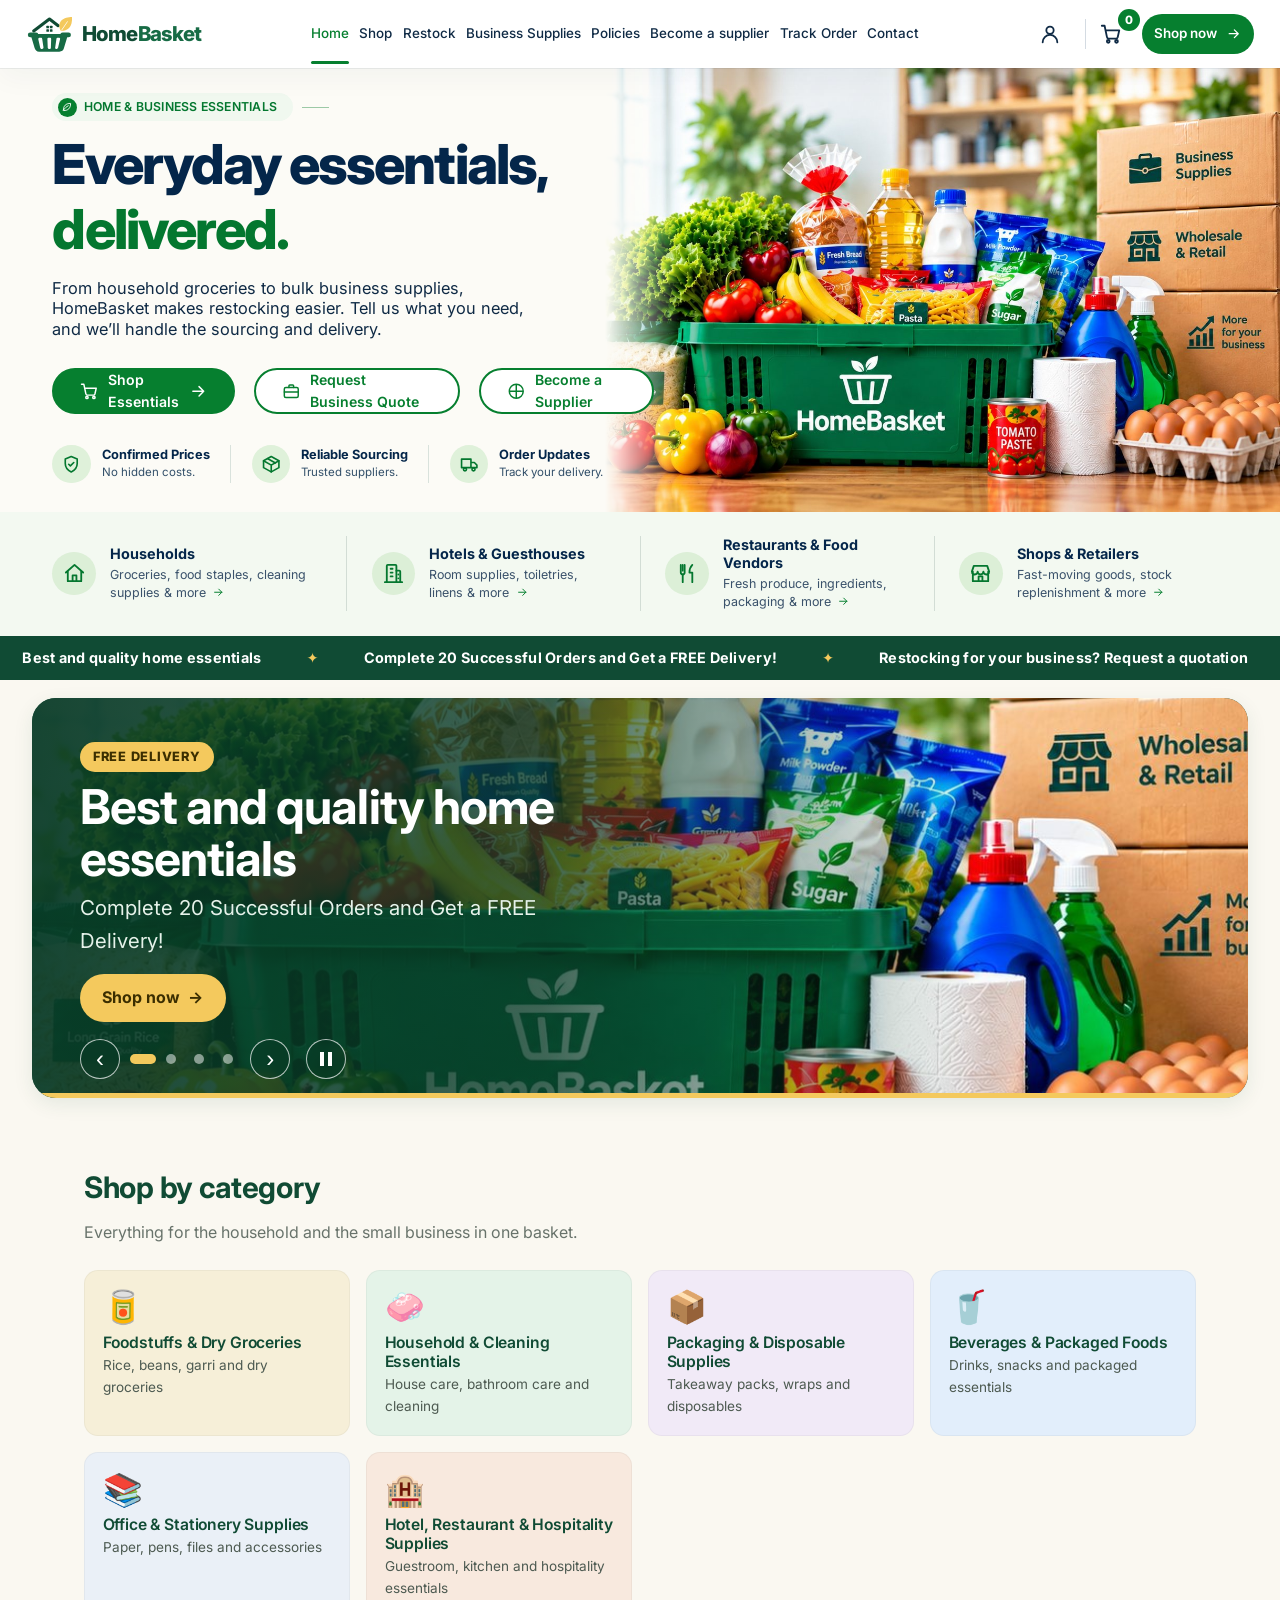
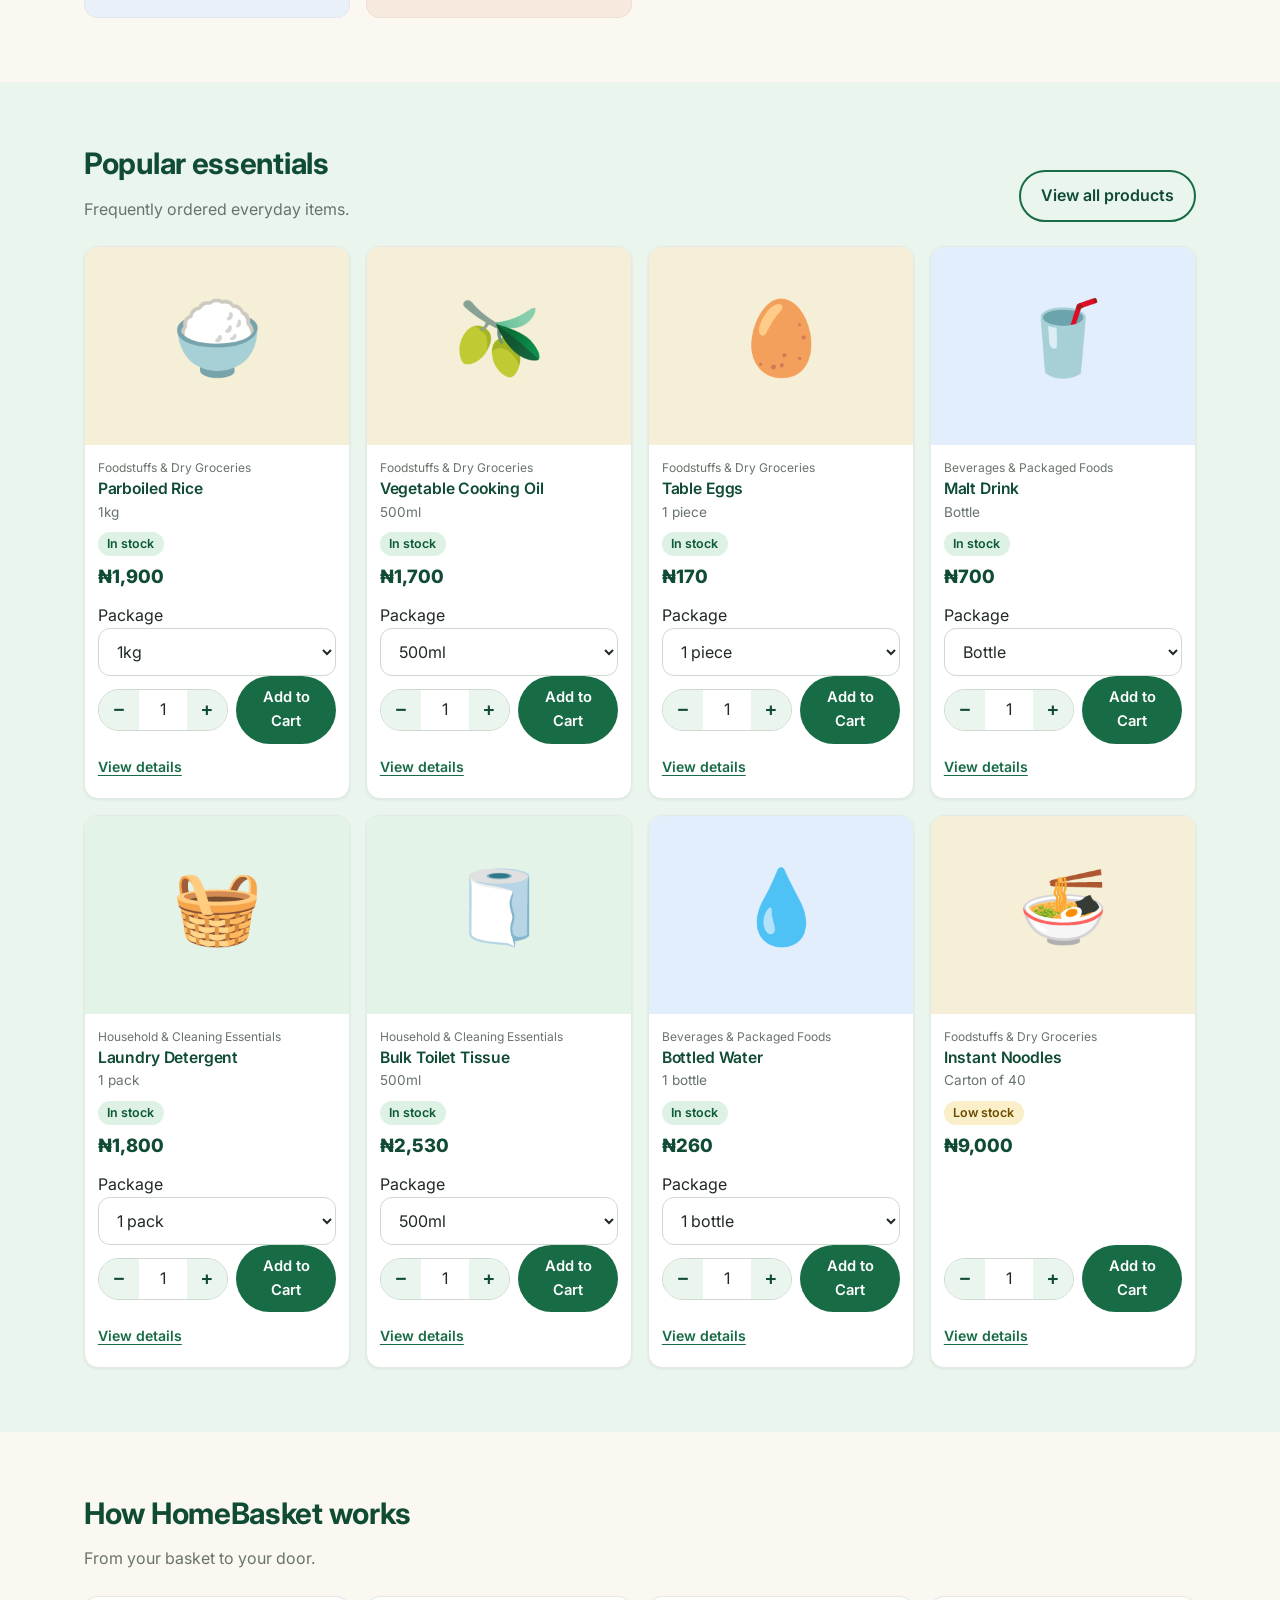
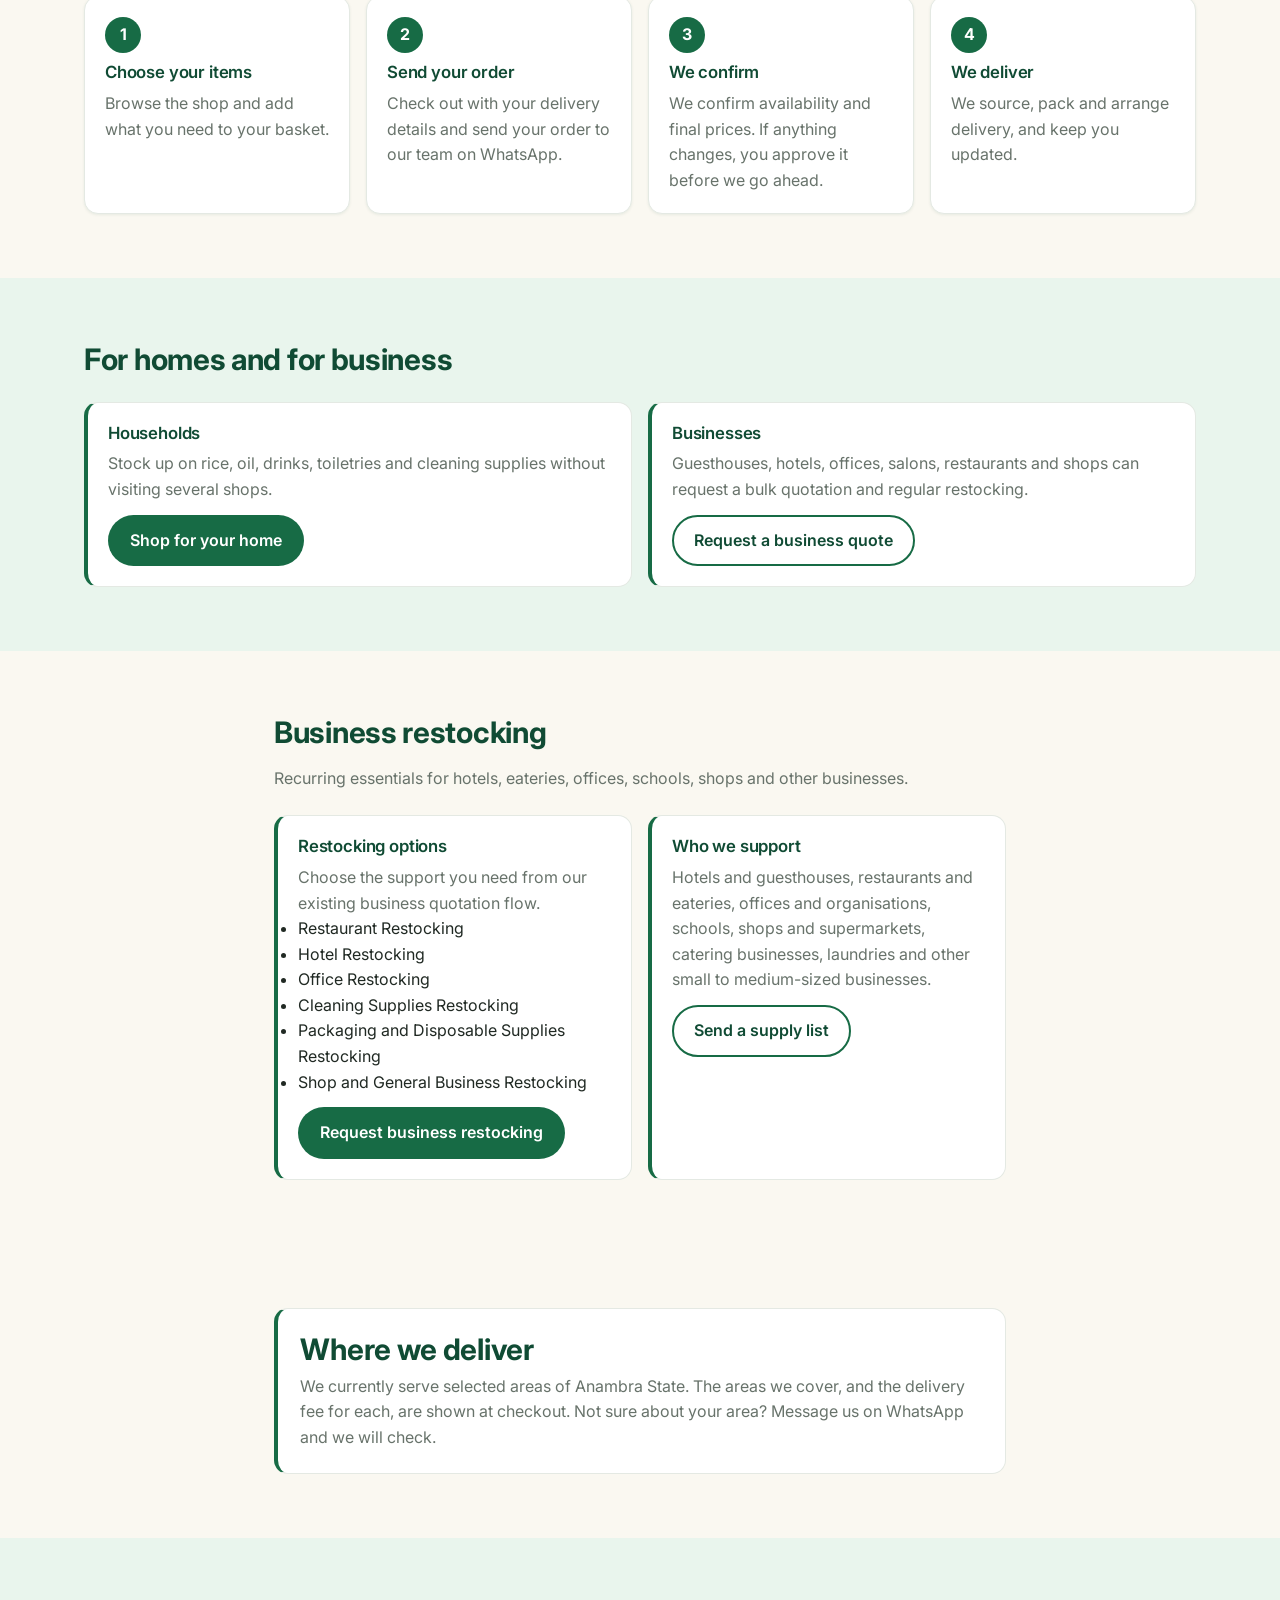
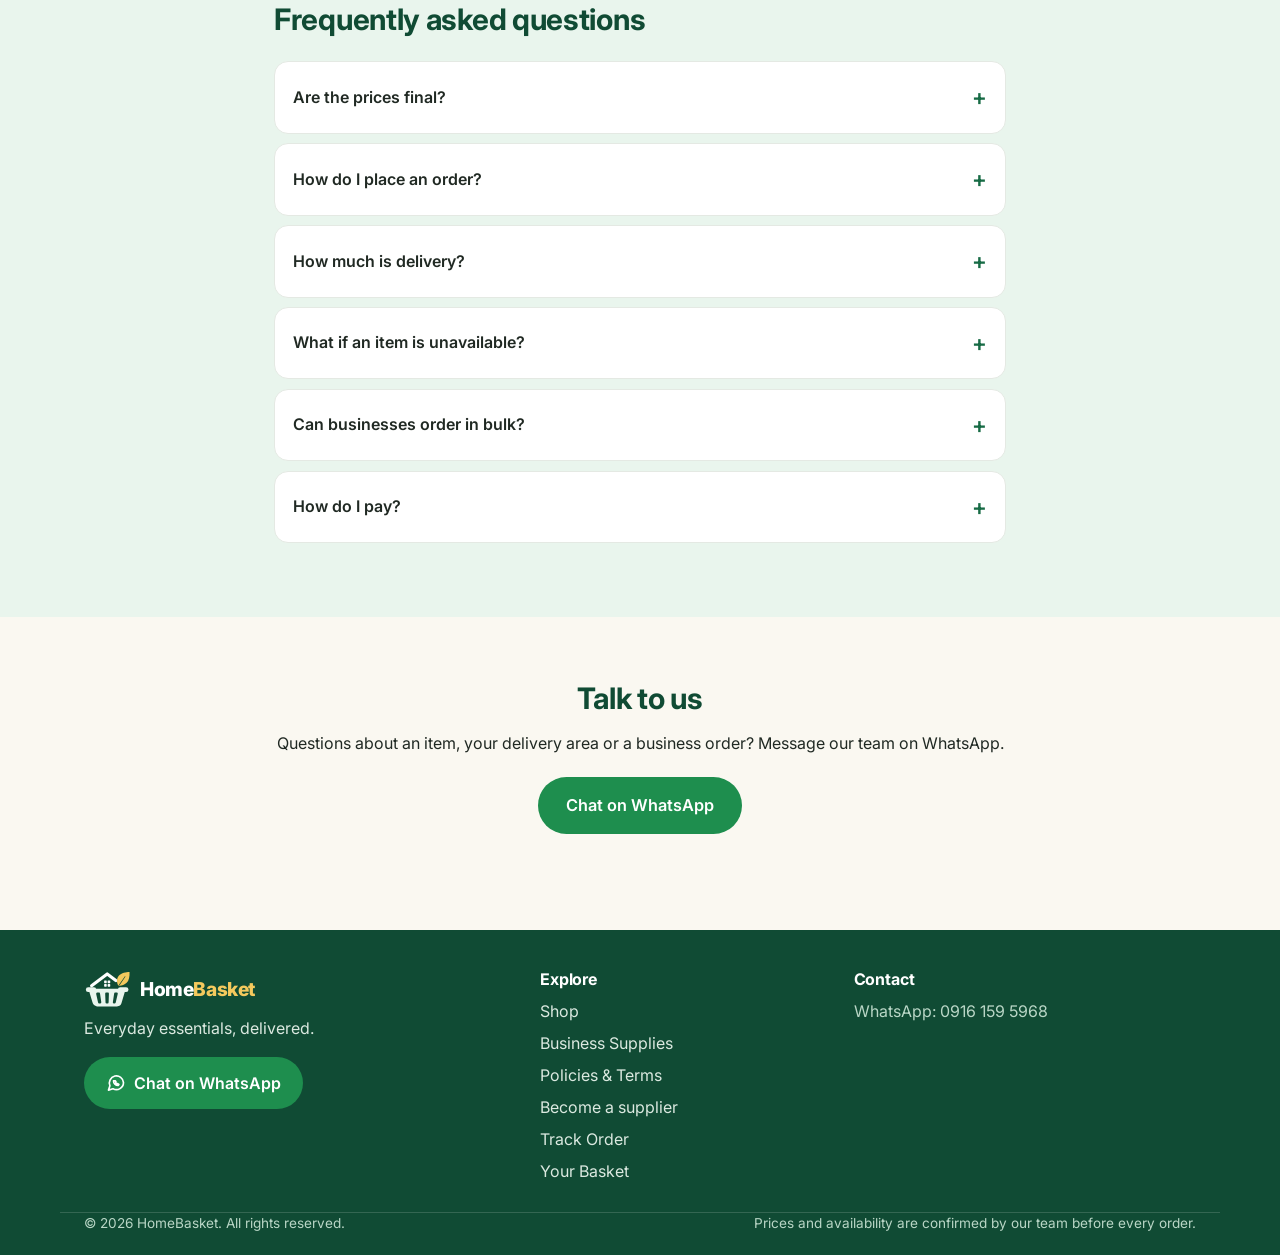
<file: index.html>
<!DOCTYPE html>
<html lang="en-NG">
<head>
<meta charset="utf-8">
<meta name="viewport" content="width=device-width, initial-scale=1">
<title>HomeBasket — Everyday essentials, delivered</title>
<meta name="description" content="Order groceries, food staples, beverages, toiletries, cleaning and business supplies from one place. HomeBasket confirms availability and prices before every order and arranges delivery.">
<meta name="theme-color" content="#176B45">
<link rel="icon" type="image/svg+xml" href="assets/images/favicon.svg">
<link rel="icon" type="image/png" sizes="32x32" href="assets/images/favicon-32.png">
<link rel="apple-touch-icon" href="assets/images/apple-touch-icon.png">
<link rel="preconnect" href="https://fonts.googleapis.com">
<link rel="preconnect" href="https://fonts.gstatic.com" crossorigin>
<link href="https://fonts.googleapis.com/css2?family=Inter:wght@400;500;600;700;800&amp;display=swap" rel="stylesheet">
<link rel="stylesheet" href="assets/css/styles.css">
<link rel="stylesheet" href="assets/css/components.css">
</head>
<body data-page="home" data-root="">
<a class="skip-link" href="#main">Skip to content</a>
<div id="site-header"></div>
<main id="main">

<section class="hero3" aria-labelledby="hero-title">
  <div class="hero3-inner">
    <img class="hero3-photo" src="assets/images/hero-photo.jpg" alt="A green HomeBasket basket packed with fresh vegetables, bread, cooking oil, milk, sugar, pasta and tomato paste, beside rice, kitchen rolls, eggs, cleaning products and boxes labelled Business Supplies, Wholesale and Retail, and More for your business" width="1500" height="845" fetchpriority="high">
    <div class="hero3-copy">
      <div class="hero3-eyebrow"><span class="hero3-pill"><span class="hero3-pill-icon"><svg class="h3i" viewBox="0 0 24 24" fill="none" stroke="currentColor" stroke-width="1.9" stroke-linecap="round" stroke-linejoin="round" aria-hidden="true" focusable="false"><path d="M5 19c0-9 5-14 15-14 0 10-5 15-14 15"/><path d="M5 19c3-4 6-7 10-9"/></svg></span>Home &amp; Business Essentials</span><span class="hero3-rule" aria-hidden="true"></span></div>
      <h1 id="hero-title">Everyday essentials, <span class="hero3-green">delivered.</span></h1>
      <p class="hero3-lead">From household groceries to bulk business supplies, HomeBasket makes restocking easier. Tell us what you need, and we&rsquo;ll handle the sourcing and delivery.</p>
      <div class="hero3-actions">
        <a class="hero3-btn hero3-btn-solid" href="pages/shop.html"><svg class="h3i" viewBox="0 0 24 24" fill="none" stroke="currentColor" stroke-width="1.9" stroke-linecap="round" stroke-linejoin="round" aria-hidden="true" focusable="false"><circle cx="9" cy="20" r="1.5"/><circle cx="18" cy="20" r="1.5"/><path d="M2 3h3l2.6 12.4a2 2 0 0 0 2 1.6h7.7a2 2 0 0 0 2-1.5L21 8H6"/></svg><span>Shop Essentials</span><svg class="h3i" viewBox="0 0 24 24" fill="none" stroke="currentColor" stroke-width="1.9" stroke-linecap="round" stroke-linejoin="round" aria-hidden="true" focusable="false"><path d="M5 12h14M13 6l6 6-6 6"/></svg></a>
        <a class="hero3-btn hero3-btn-outline" href="pages/business-supplies.html"><svg class="h3i" viewBox="0 0 24 24" fill="none" stroke="currentColor" stroke-width="1.9" stroke-linecap="round" stroke-linejoin="round" aria-hidden="true" focusable="false"><rect x="3" y="7" width="18" height="13" rx="2"/><path d="M9 7V5a1 1 0 0 1 1-1h4a1 1 0 0 1 1 1v2M3 13h18"/></svg><span>Request Business Quote</span></a>
        <a class="hero3-btn hero3-btn-outline" href="pages/become-a-supplier.html"><svg class="h3i" viewBox="0 0 24 24" fill="none" stroke="currentColor" stroke-width="1.9" stroke-linecap="round" stroke-linejoin="round" aria-hidden="true" focusable="false"><path d="M4 12h16M12 4v16"/><circle cx="12" cy="12" r="9"/></svg><span>Become a Supplier</span></a>
      </div>
      <ul class="hero3-trust">
        <li><span class="hero3-trust-icon"><svg class="h3i" viewBox="0 0 24 24" fill="none" stroke="currentColor" stroke-width="1.9" stroke-linecap="round" stroke-linejoin="round" aria-hidden="true" focusable="false"><path d="M12 3 5 6v5c0 4.5 3 8 7 10 4-2 7-5.5 7-10V6l-7-3z"/><path d="m9 12 2 2 4-4"/></svg></span><span><strong>Confirmed Prices</strong><small>No hidden costs.</small></span></li>
        <li><span class="hero3-trust-icon"><svg class="h3i" viewBox="0 0 24 24" fill="none" stroke="currentColor" stroke-width="1.9" stroke-linecap="round" stroke-linejoin="round" aria-hidden="true" focusable="false"><path d="M21 8 12 3 3 8v8l9 5 9-5z"/><path d="M3 8l9 5 9-5M12 13v8"/><path d="m8 5.5 9 5"/></svg></span><span><strong>Reliable Sourcing</strong><small>Trusted suppliers.</small></span></li>
        <li><span class="hero3-trust-icon"><svg class="h3i" viewBox="0 0 24 24" fill="none" stroke="currentColor" stroke-width="1.9" stroke-linecap="round" stroke-linejoin="round" aria-hidden="true" focusable="false"><path d="M3 6h11v10H3zM14 10h4l3 3v3h-7"/><circle cx="7" cy="18" r="1.8"/><circle cx="17" cy="18" r="1.8"/></svg></span><span><strong>Order Updates</strong><small>Track your delivery.</small></span></li>
      </ul>
    </div>
  </div>
</section>
<section class="audience" aria-label="Who HomeBasket serves">
  <div class="audience-inner">
    <a class="aud" href="pages/shop.html"><span class="aud-icon"><svg class="h3i" viewBox="0 0 24 24" fill="none" stroke="currentColor" stroke-width="1.9" stroke-linecap="round" stroke-linejoin="round" aria-hidden="true" focusable="false"><path d="M3 11 12 3l9 8"/><path d="M5 10v10h14V10"/><path d="M10 20v-6h4v6"/></svg></span><span><strong>Households</strong><small>Groceries, food staples, cleaning supplies &amp; more <svg class="h3i" viewBox="0 0 24 24" fill="none" stroke="currentColor" stroke-width="1.9" stroke-linecap="round" stroke-linejoin="round" aria-hidden="true" focusable="false"><path d="M5 12h14M13 6l6 6-6 6"/></svg></small></span></a>
    <a class="aud" href="pages/business-supplies.html?category=Hotel"><span class="aud-icon"><svg class="h3i" viewBox="0 0 24 24" fill="none" stroke="currentColor" stroke-width="1.9" stroke-linecap="round" stroke-linejoin="round" aria-hidden="true" focusable="false"><path d="M5 21V4a1 1 0 0 1 1-1h8a1 1 0 0 1 1 1v17"/><path d="M15 9h3a1 1 0 0 1 1 1v11"/><path d="M3 21h18"/><path d="M9 7h2M9 11h2M9 15h2M17 13h.01M17 17h.01"/></svg></span><span><strong>Hotels &amp; Guesthouses</strong><small>Room supplies, toiletries, linens &amp; more <svg class="h3i" viewBox="0 0 24 24" fill="none" stroke="currentColor" stroke-width="1.9" stroke-linecap="round" stroke-linejoin="round" aria-hidden="true" focusable="false"><path d="M5 12h14M13 6l6 6-6 6"/></svg></small></span></a>
    <a class="aud" href="pages/business-supplies.html?category=Restaurant"><span class="aud-icon"><svg class="h3i" viewBox="0 0 24 24" fill="none" stroke="currentColor" stroke-width="1.9" stroke-linecap="round" stroke-linejoin="round" aria-hidden="true" focusable="false"><path d="M5 3v8a2 2 0 0 0 2 2v8"/><path d="M9 3v8a2 2 0 0 1-2 2"/><path d="M7 3v6"/><path d="M17 3c-2 2-3 5-3 8h3v10"/></svg></span><span><strong>Restaurants &amp; Food Vendors</strong><small>Fresh produce, ingredients, packaging &amp; more <svg class="h3i" viewBox="0 0 24 24" fill="none" stroke="currentColor" stroke-width="1.9" stroke-linecap="round" stroke-linejoin="round" aria-hidden="true" focusable="false"><path d="M5 12h14M13 6l6 6-6 6"/></svg></small></span></a>
    <a class="aud" href="pages/business-supplies.html?category=Shop"><span class="aud-icon"><svg class="h3i" viewBox="0 0 24 24" fill="none" stroke="currentColor" stroke-width="1.9" stroke-linecap="round" stroke-linejoin="round" aria-hidden="true" focusable="false"><path d="M4 10v10h16V10M3 10l2-6h14l2 6M3 10a3 3 0 0 0 6 0 3 3 0 0 0 6 0 3 3 0 0 0 6 0"/><path d="M10 20v-5h4v5"/></svg></span><span><strong>Shops &amp; Retailers</strong><small>Fast-moving goods, stock replenishment &amp; more <svg class="h3i" viewBox="0 0 24 24" fill="none" stroke="currentColor" stroke-width="1.9" stroke-linecap="round" stroke-linejoin="round" aria-hidden="true" focusable="false"><path d="M5 12h14M13 6l6 6-6 6"/></svg></small></span></a>
  </div>
</section>

<section class="promo" aria-roledescription="carousel" aria-label="Promotions">
  <div class="promo-ticker" aria-hidden="true"><div class="promo-ticker-track"><div class="promo-ticker-group"><span>Best and quality home essentials</span><span>Complete 20 Successful Orders and Get a FREE Delivery!</span><span>Restocking for your business? Request a quotation</span><span>Save your basket and restock in a few taps</span><span>Best and quality home essentials</span><span>Complete 20 Successful Orders and Get a FREE Delivery!</span><span>Restocking for your business? Request a quotation</span><span>Save your basket and restock in a few taps</span></div><div class="promo-ticker-group"><span>Best and quality home essentials</span><span>Complete 20 Successful Orders and Get a FREE Delivery!</span><span>Restocking for your business? Request a quotation</span><span>Save your basket and restock in a few taps</span><span>Best and quality home essentials</span><span>Complete 20 Successful Orders and Get a FREE Delivery!</span><span>Restocking for your business? Request a quotation</span><span>Save your basket and restock in a few taps</span></div></div></div>
  <div class="promo-inner">
    <div class="promo-track" aria-live="off">
      <div class="promo-slides">
        <article class="promo-slide is-active" role="group" aria-roledescription="slide" aria-label="1 of 4">
          <img class="promo-img" style="--zoom:1.12;--ox:50%;--oy:62%" src="assets/images/hero-photo.jpg" alt="" width="1500" height="845">
          <div class="promo-copy"><span class="promo-chip">Free delivery</span><h2>Best and quality home essentials</h2><p>Complete 20 Successful Orders and Get a FREE Delivery!</p><a class="promo-cta" href="pages/shop.html">Shop now <span aria-hidden="true">&rarr;</span></a></div>
        </article>
        <article class="promo-slide" role="group" aria-roledescription="slide" aria-label="2 of 4">
          <img class="promo-img" style="--zoom:1.45;--ox:96%;--oy:30%" src="assets/images/hero-photo.jpg" alt="" width="1500" height="845">
          <div class="promo-copy"><span class="promo-chip">For business</span><h2>Restocking for your business?</h2><p>Send us your supply list and we will prepare your quotation.</p><a class="promo-cta" href="pages/business-supplies.html">Request Business Quote <span aria-hidden="true">&rarr;</span></a></div>
        </article>
        <article class="promo-slide" role="group" aria-roledescription="slide" aria-label="3 of 4">
          <img class="promo-img" style="--zoom:1.15;--ox:50%;--oy:70%" src="assets/images/hero-photo.jpg" alt="" width="1500" height="845">
          <div class="promo-copy"><span class="promo-chip">Restock in a tap</span><h2>Buy it often? Save it once.</h2><p>Save your basket and add it to your cart again in a few taps.</p><a class="promo-cta" href="pages/saved-baskets.html">Restock my basket <span aria-hidden="true">&rarr;</span></a></div>
        </article>
        <article class="promo-slide" role="group" aria-roledescription="slide" aria-label="4 of 4">
          <img class="promo-img" style="--zoom:1;--ox:50%;--oy:70%" src="assets/images/product-selection.jpeg" alt="HomeBasket Premium Product Selection" width="1080" height="720">
          <div class="promo-copy"><span class="promo-chip">HomeBasket quality</span><h2>Premium picks for every basket</h2><p>Explore quality groceries and everyday essentials for your home.</p><a class="promo-cta" href="pages/shop.html">Shop essentials <span aria-hidden="true">&rarr;</span></a></div>
        </article>
      </div>
      <div class="promo-progress" aria-hidden="true"><span></span></div>
    </div>
    <div class="promo-controls">
      <button type="button" class="promo-btn promo-prev" aria-label="Previous promotion">&lsaquo;</button>
      <div class="promo-dots"></div>
      <button type="button" class="promo-btn promo-next" aria-label="Next promotion">&rsaquo;</button>
      <button type="button" class="promo-btn promo-toggle" aria-pressed="false" aria-label="Pause the promotions slideshow"><span class="promo-pause-icon" aria-hidden="true"></span></button>
    </div>
  </div>
</section>
<section class="section" aria-labelledby="cat-title">
  <div class="container">
    <div class="section-head"><h2 id="cat-title">Shop by category</h2><p>Everything for the household and the small business in one basket.</p></div>
    <div class="category-grid" id="category-grid"></div>
  </div>
</section>

<section class="section section-tint" aria-labelledby="pop-title">
  <div class="container">
    <div class="section-head row"><div><h2 id="pop-title">Popular essentials</h2><p>Frequently ordered everyday items.</p></div>
      <a class="btn btn-outline" href="pages/shop.html">View all products</a></div>
    <div class="product-grid" id="popular-grid"></div>
  </div>
</section>

<section class="section" id="how-it-works" aria-labelledby="how-title">
  <div class="container">
    <div class="section-head"><h2 id="how-title">How HomeBasket works</h2><p>From your basket to your door.</p></div>
    <ol class="steps">
      <li><span class="step-num">1</span><h3>Choose your items</h3><p>Browse the shop and add what you need to your basket.</p></li>
      <li><span class="step-num">2</span><h3>Send your order</h3><p>Check out with your delivery details and send your order to our team on WhatsApp.</p></li>
      <li><span class="step-num">3</span><h3>We confirm</h3><p>We confirm availability and final prices. If anything changes, you approve it before we go ahead.</p></li>
      <li><span class="step-num">4</span><h3>We deliver</h3><p>We source, pack and arrange delivery, and keep you updated.</p></li>
    </ol>
  </div>
</section>

<section class="section section-tint" aria-labelledby="who-title">
  <div class="container">
    <div class="section-head"><h2 id="who-title">For homes and for business</h2></div>
    <div class="why-grid two">
      <div class="why-card"><h3>Households</h3><p>Stock up on rice, oil, drinks, toiletries and cleaning supplies without visiting several shops.</p><a class="btn btn-primary" href="pages/shop.html">Shop for your home</a></div>
      <div class="why-card"><h3>Businesses</h3><p>Guesthouses, hotels, offices, salons, restaurants and shops can request a bulk quotation and regular restocking.</p><a class="btn btn-outline" href="pages/business-supplies.html">Request a business quote</a></div>
    </div>
  </div>
</section>

<section class="section" aria-labelledby="restocking-title">
  <div class="container narrow">
    <div class="section-head"><h2 id="restocking-title">Business restocking</h2><p>Recurring essentials for hotels, eateries, offices, schools, shops and other businesses.</p></div>
    <div class="why-grid two">
      <div class="why-card"><h3>Restocking options</h3><p>Choose the support you need from our existing business quotation flow.</p><ul>
        <li>Restaurant Restocking</li>
        <li>Hotel Restocking</li>
        <li>Office Restocking</li>
        <li>Cleaning Supplies Restocking</li>
        <li>Packaging and Disposable Supplies Restocking</li>
        <li>Shop and General Business Restocking</li>
      </ul><a class="btn btn-primary" href="pages/business-supplies.html">Request business restocking</a></div>
      <div class="why-card"><h3>Who we support</h3><p>Hotels and guesthouses, restaurants and eateries, offices and organisations, schools, shops and supermarkets, catering businesses, laundries and other small to medium-sized businesses.</p><a class="btn btn-outline" href="pages/business-supplies.html">Send a supply list</a></div>
    </div>
  </div>
</section>

<section class="section" aria-labelledby="areas-title">
  <div class="container narrow">
    <div class="notice-card">
      <h2 id="areas-title">Where we deliver</h2>
      <p>We currently serve selected areas of Anambra State. The areas we cover, and the delivery fee for each, are shown at checkout. Not sure about your area? Message us on WhatsApp and we will check.</p>
    </div>
  </div>
</section>

<section class="section section-tint" aria-labelledby="faq-title">
  <div class="container narrow">
    <div class="section-head"><h2 id="faq-title">Frequently asked questions</h2></div>
    <div class="faq">
      <details><summary>Are the prices final?</summary><p>You see one HomeBasket price for each item. We confirm availability and current prices before accepting your order. If anything changes, we send you a final quotation to approve first.</p></details>
      <details><summary>How do I place an order?</summary><p>Add items to your basket, enter your delivery details at checkout and send the order to us on WhatsApp. Our team replies to confirm.</p></details>
      <details><summary>How much is delivery?</summary><p>The delivery fee depends on your area and is shown at checkout. If your area is not listed, we will confirm the fee with you.</p></details>
      <details><summary>What if an item is unavailable?</summary><p>We tell you before your order is confirmed and suggest an alternative where possible. Nothing is changed without your approval.</p></details>
      <details><summary>Can businesses order in bulk?</summary><p>Yes. Send us your supply list through the business quotation page and we will prepare a quotation.</p></details>
      <details><summary>How do I pay?</summary><p>Payment details are shared by our team when your order is confirmed.</p></details>
    </div>
  </div>
</section>

<section class="section" id="contact" aria-labelledby="contact-title">
  <div class="container narrow center">
    <h2 id="contact-title">Talk to us</h2>
    <p>Questions about an item, your delivery area or a business order? Message our team on WhatsApp.</p>
    <div class="btn-row center"><a class="btn btn-whatsapp btn-lg" data-wa="contact" href="#contact">Chat on WhatsApp</a></div>
    <p id="wa-warning" class="note" hidden>WhatsApp ordering will be available soon.</p>
  </div>
</section>

</main>
<div id="site-footer"></div>
<script src="assets/js/config.js"></script>
<script src="assets/js/data-access.js"></script>
<script src="assets/js/products.js"></script>
<script src="assets/js/business-data.js"></script>
<script src="assets/js/store.js"></script>
<script src="assets/js/notifications.js"></script>
<script src="assets/js/app.js"></script>
<script src="assets/js/cart.js"></script>
<script src="assets/js/home.js"></script>
<script src="assets/js/promo.js"></script>
</body>
</html>
</file>
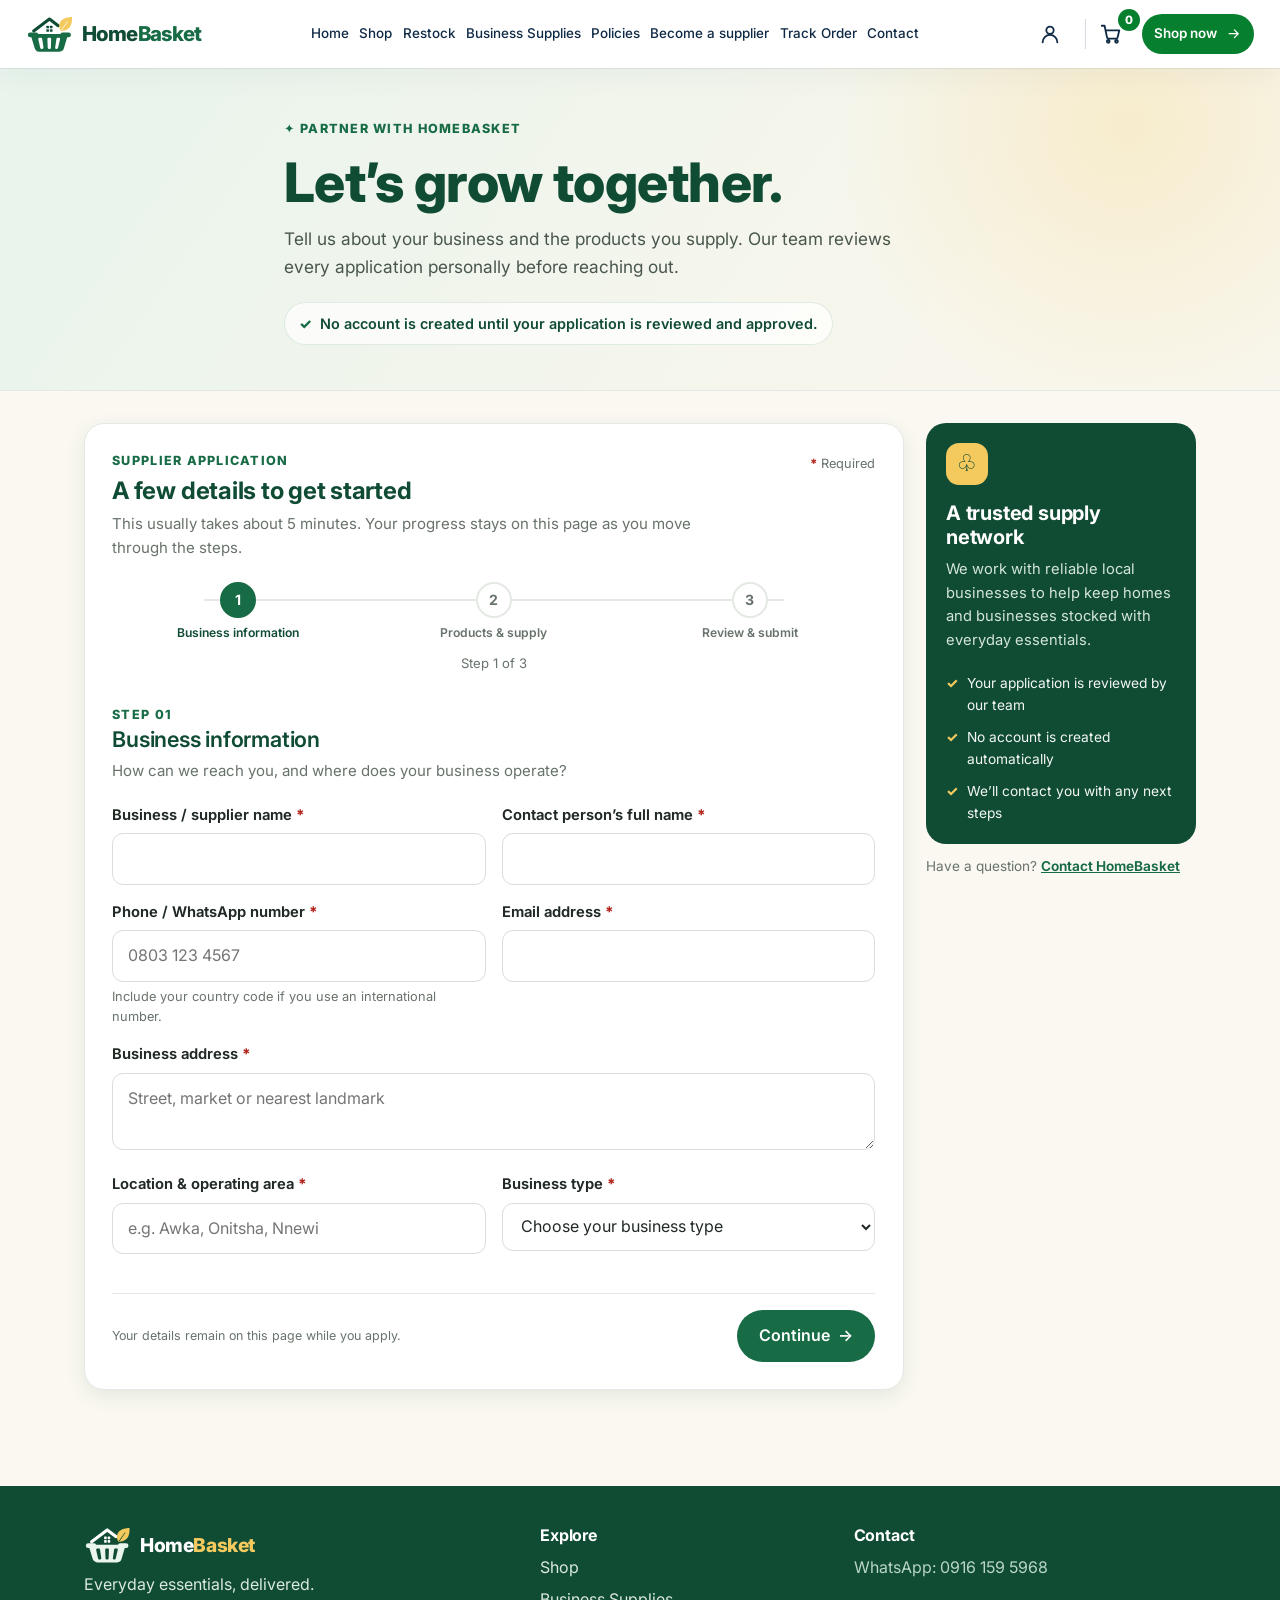
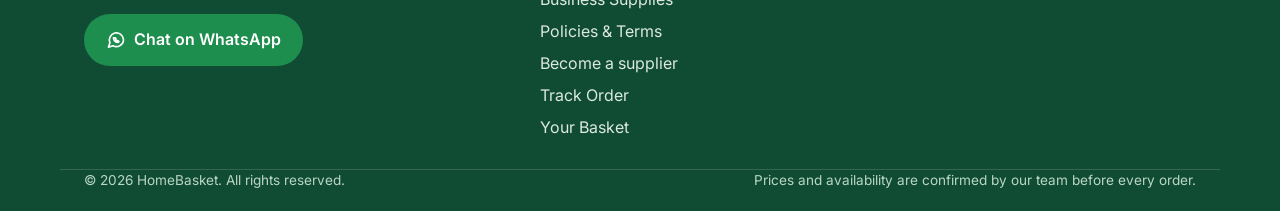
<file: become-a-supplier.html>
<!DOCTYPE html>
<html lang="en-NG">
<head>
<meta charset="utf-8">
<meta http-equiv="refresh" content="0; url=pages/become-a-supplier.html">
<title>Become a supplier — HomeBasket</title>
<meta name="description" content="Apply to become a HomeBasket supplier.">
</head>
<body>
<p>Redirecting to the HomeBasket supplier application page…</p>
<p><a href="pages/become-a-supplier.html">Continue</a></p>
</body>
</html>
</file>
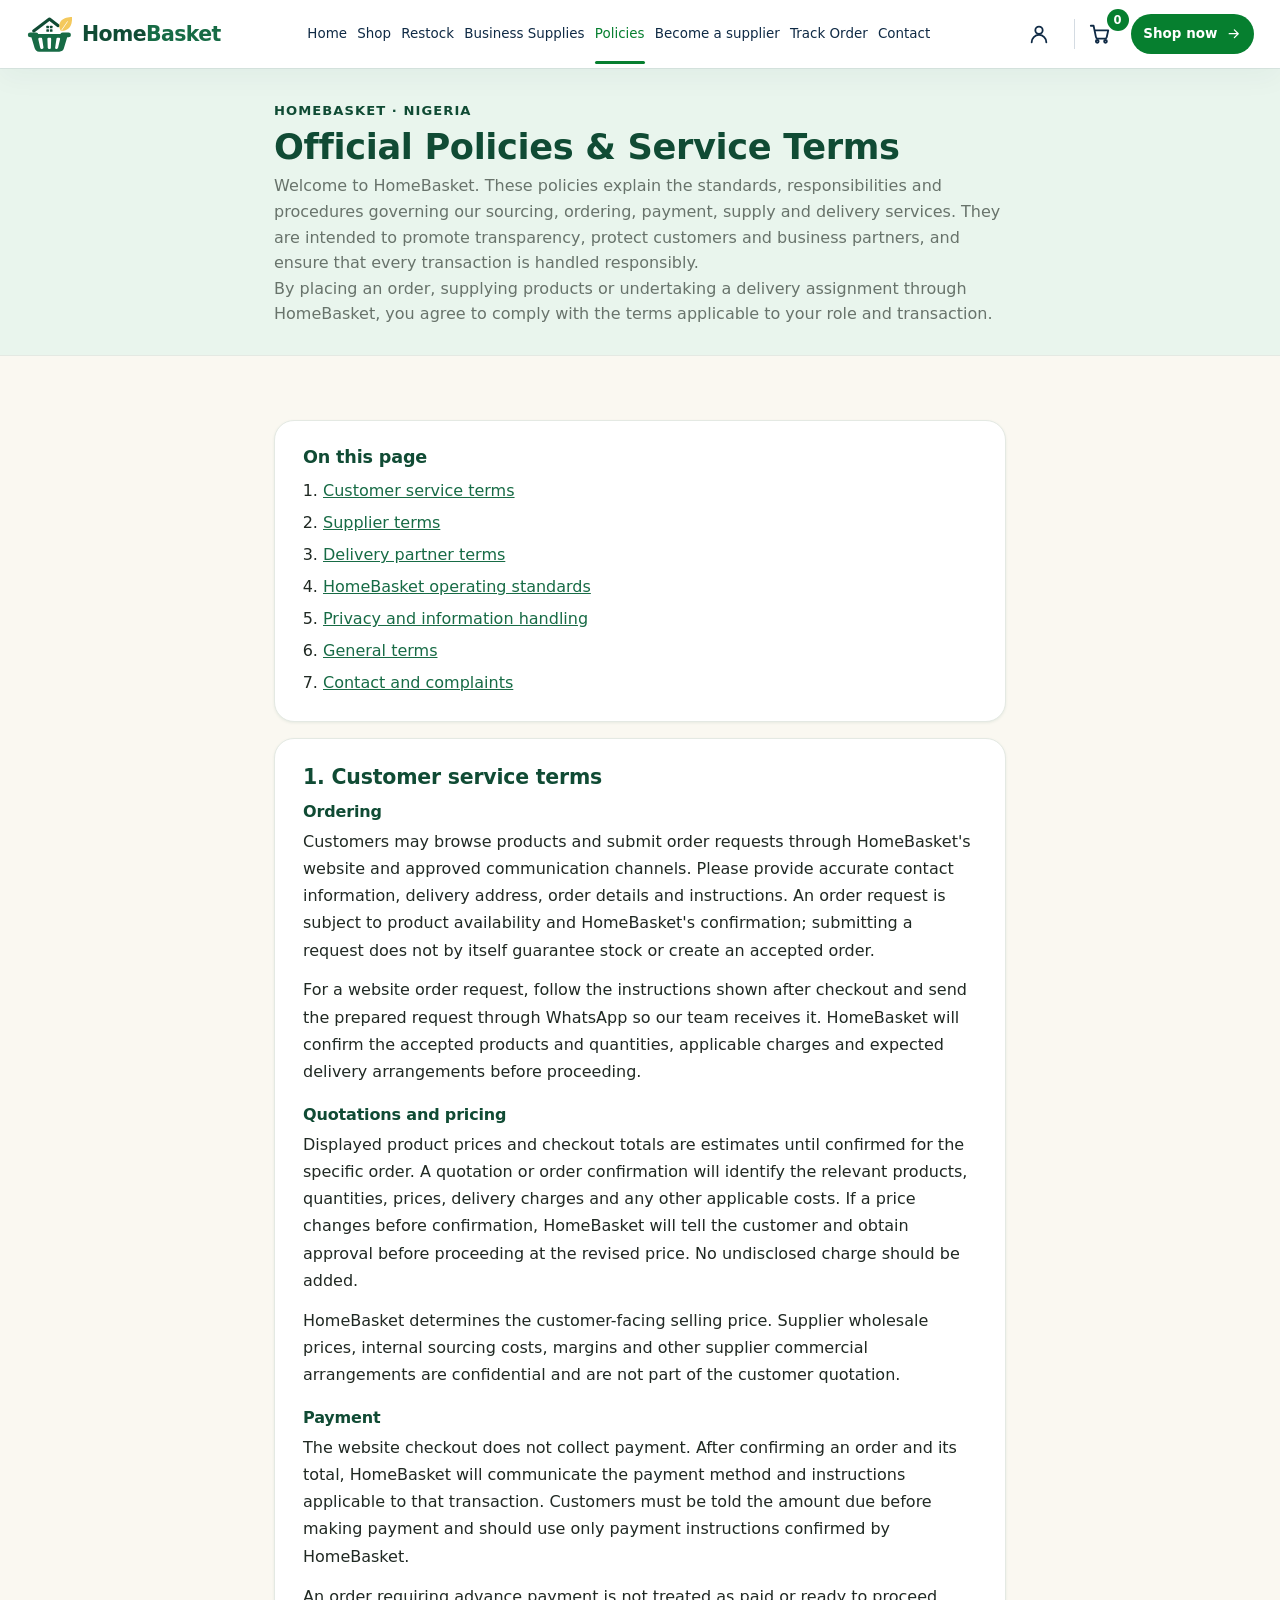
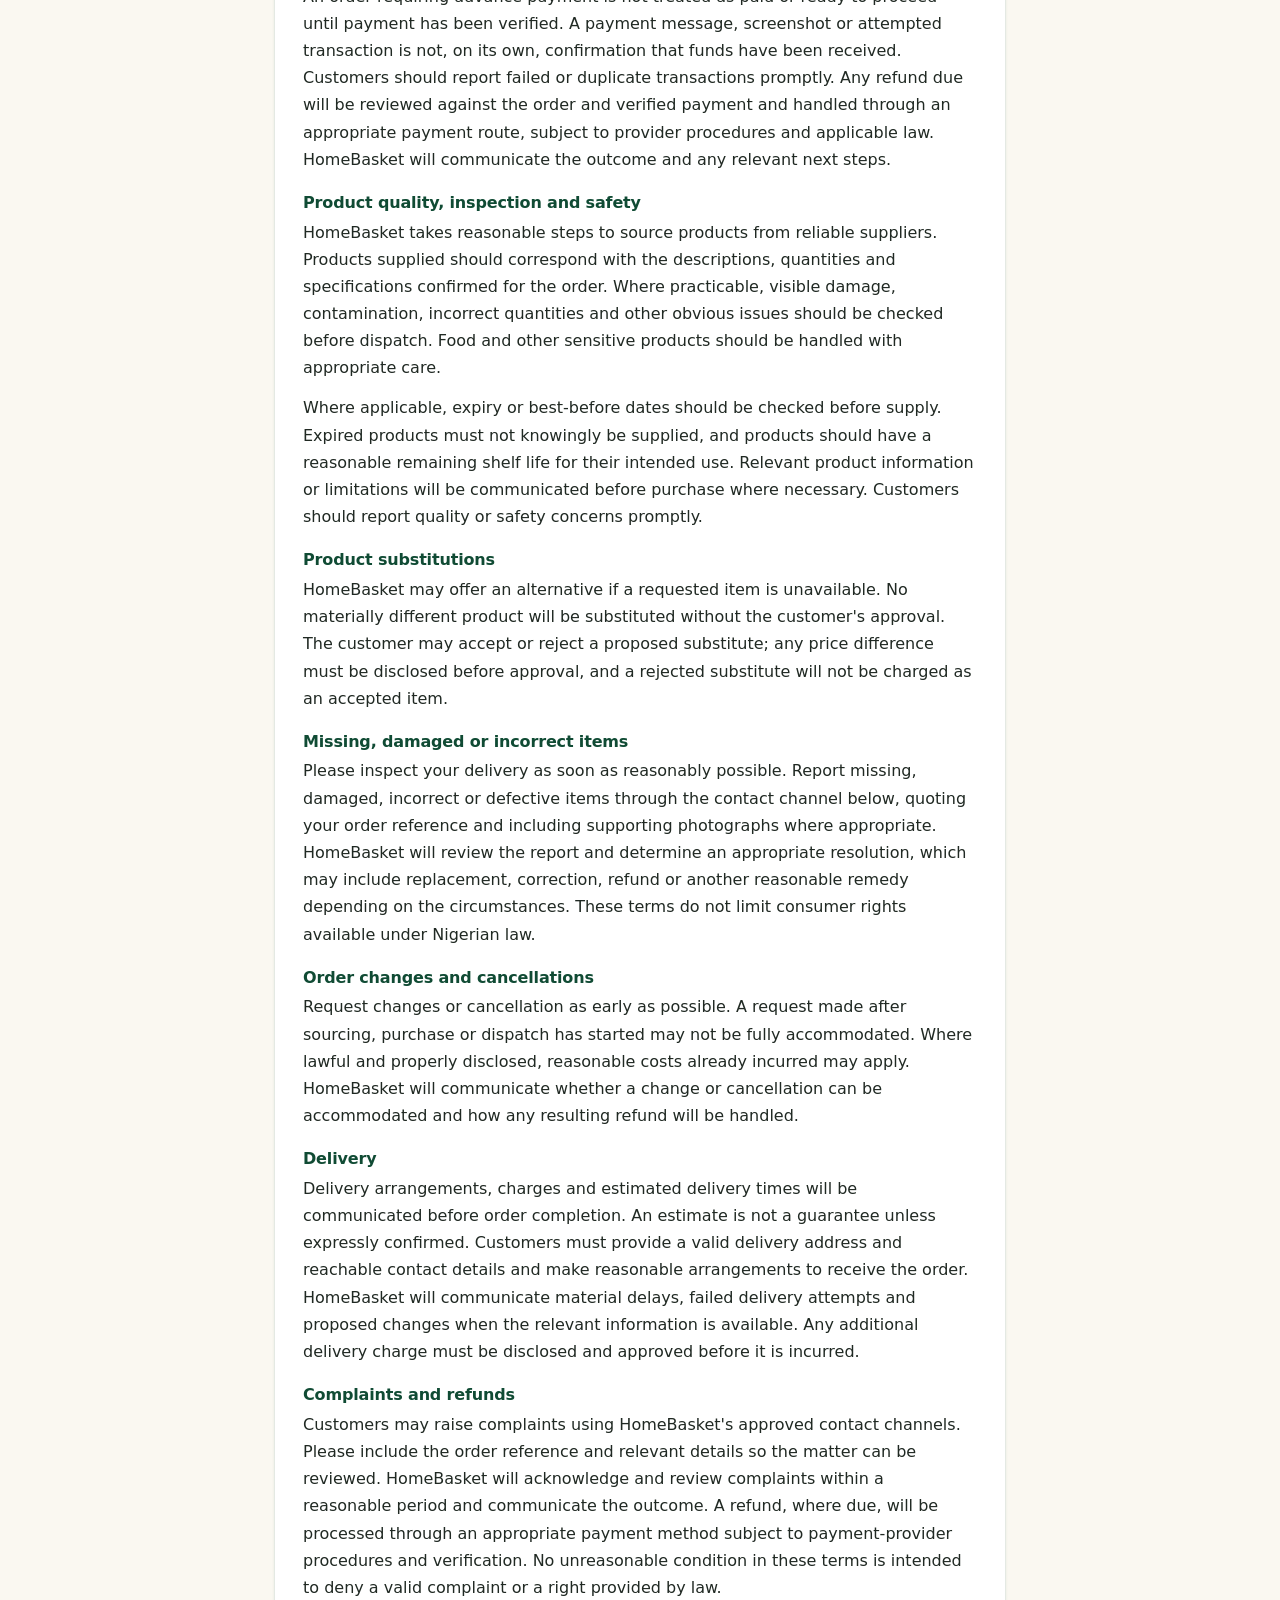
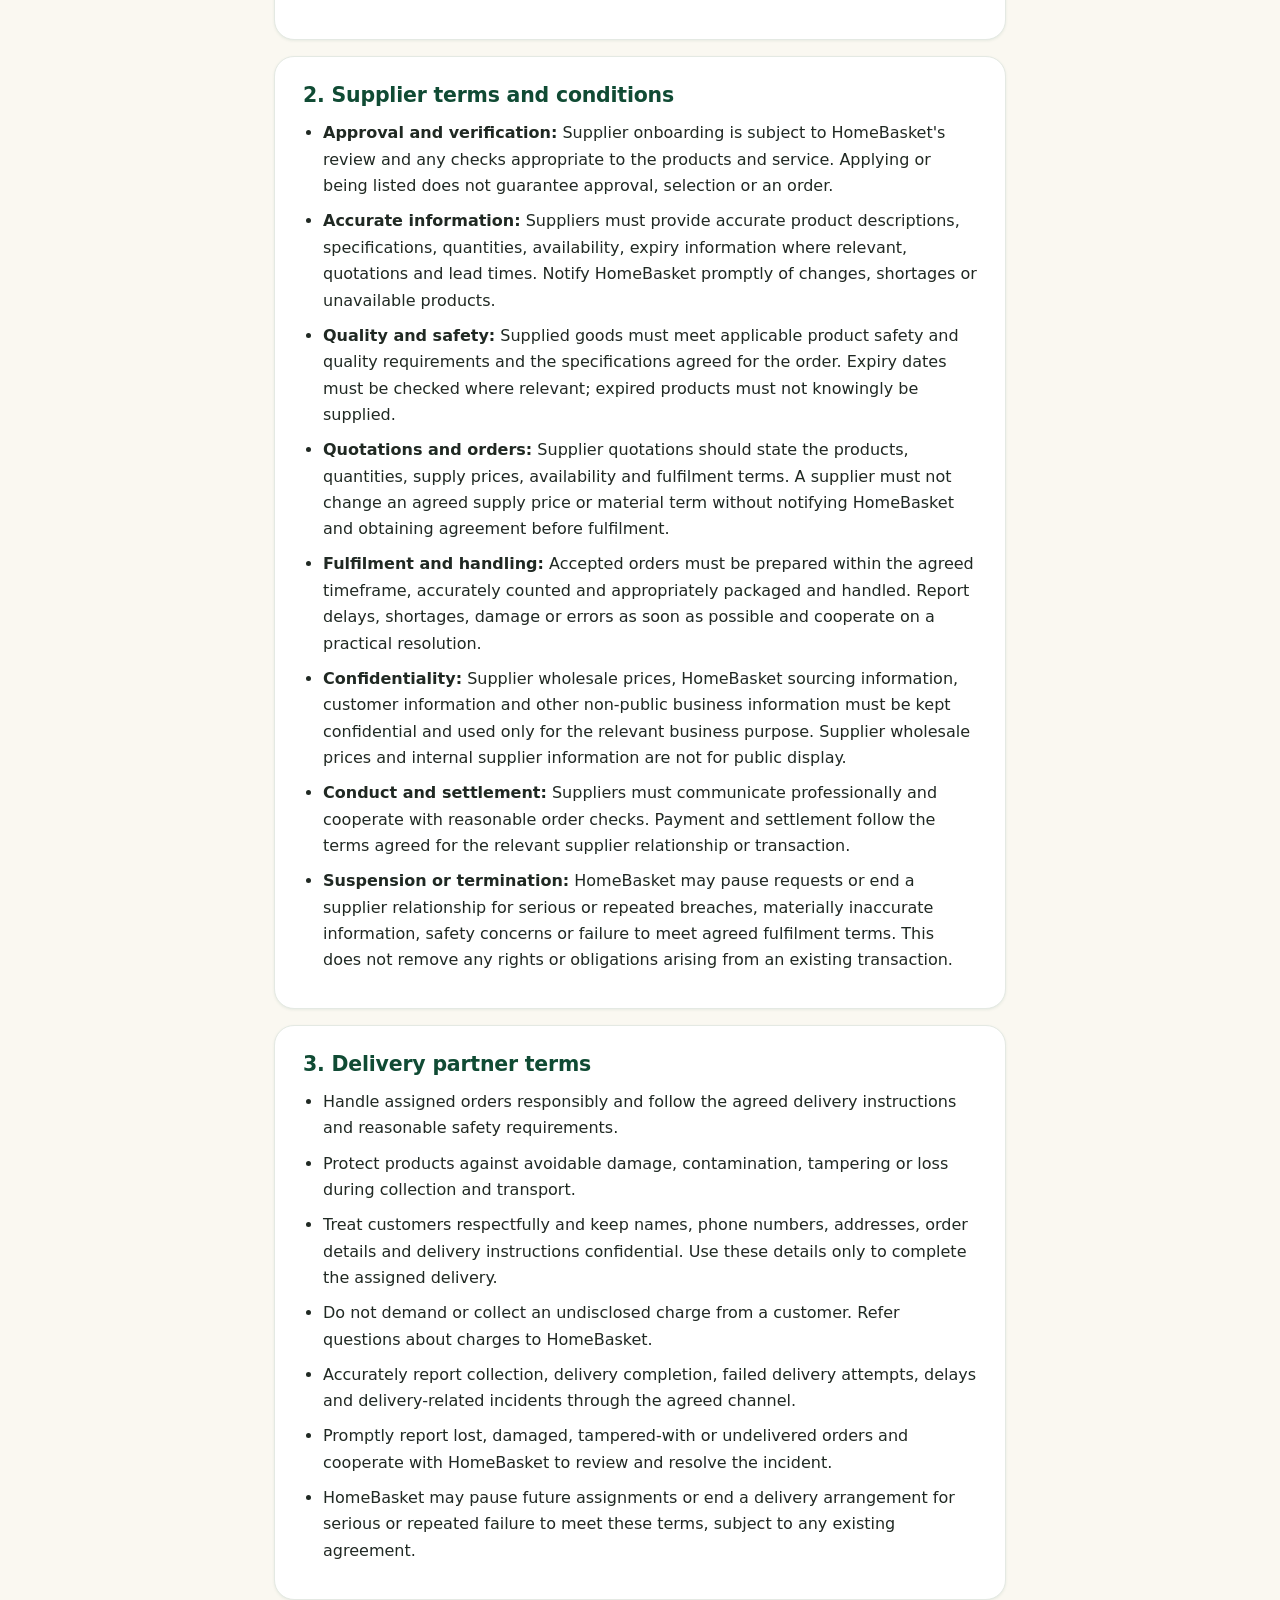
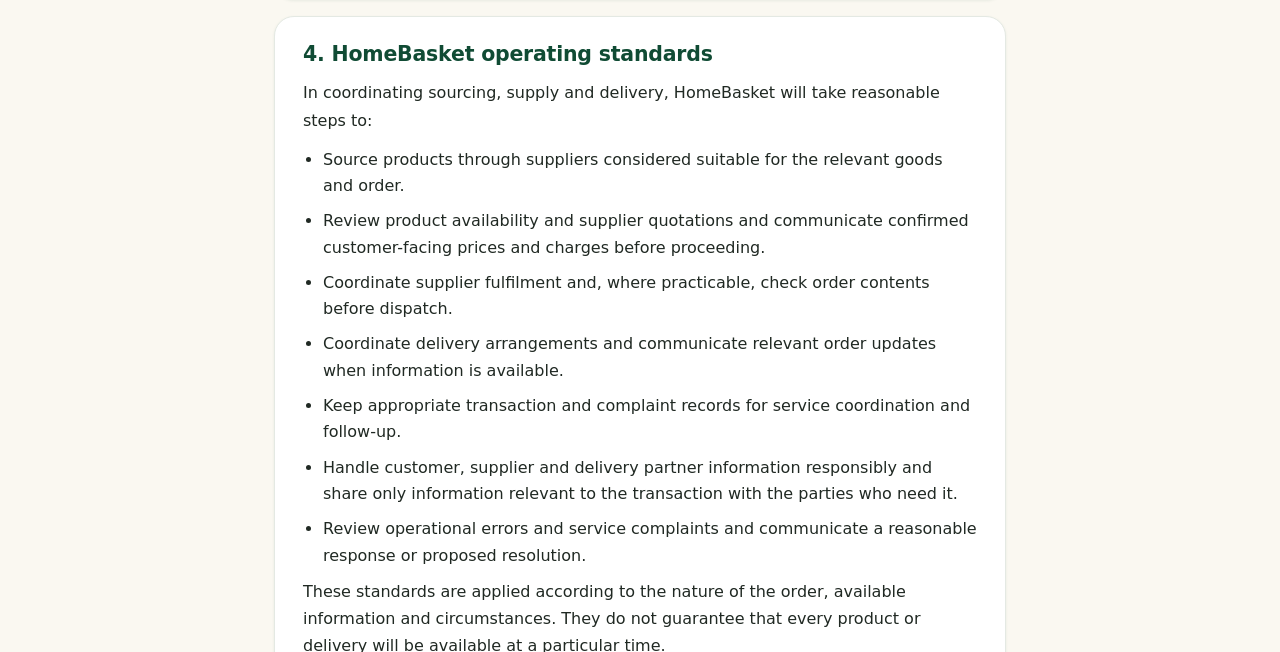
<file: policies.html>
<!DOCTYPE html>
<html lang="en-NG">
<head>
<meta charset="utf-8">
<meta http-equiv="refresh" content="0; url=pages/policies.html">
<title>Policies &amp; service terms — HomeBasket</title>
<meta name="description" content="Read HomeBasket's customer, supplier, delivery partner and business operation policies and service terms.">
</head>
<body>
<p>Redirecting to the HomeBasket policies page…</p>
<p><a href="pages/policies.html">Continue</a></p>
</body>
</html>
</file>
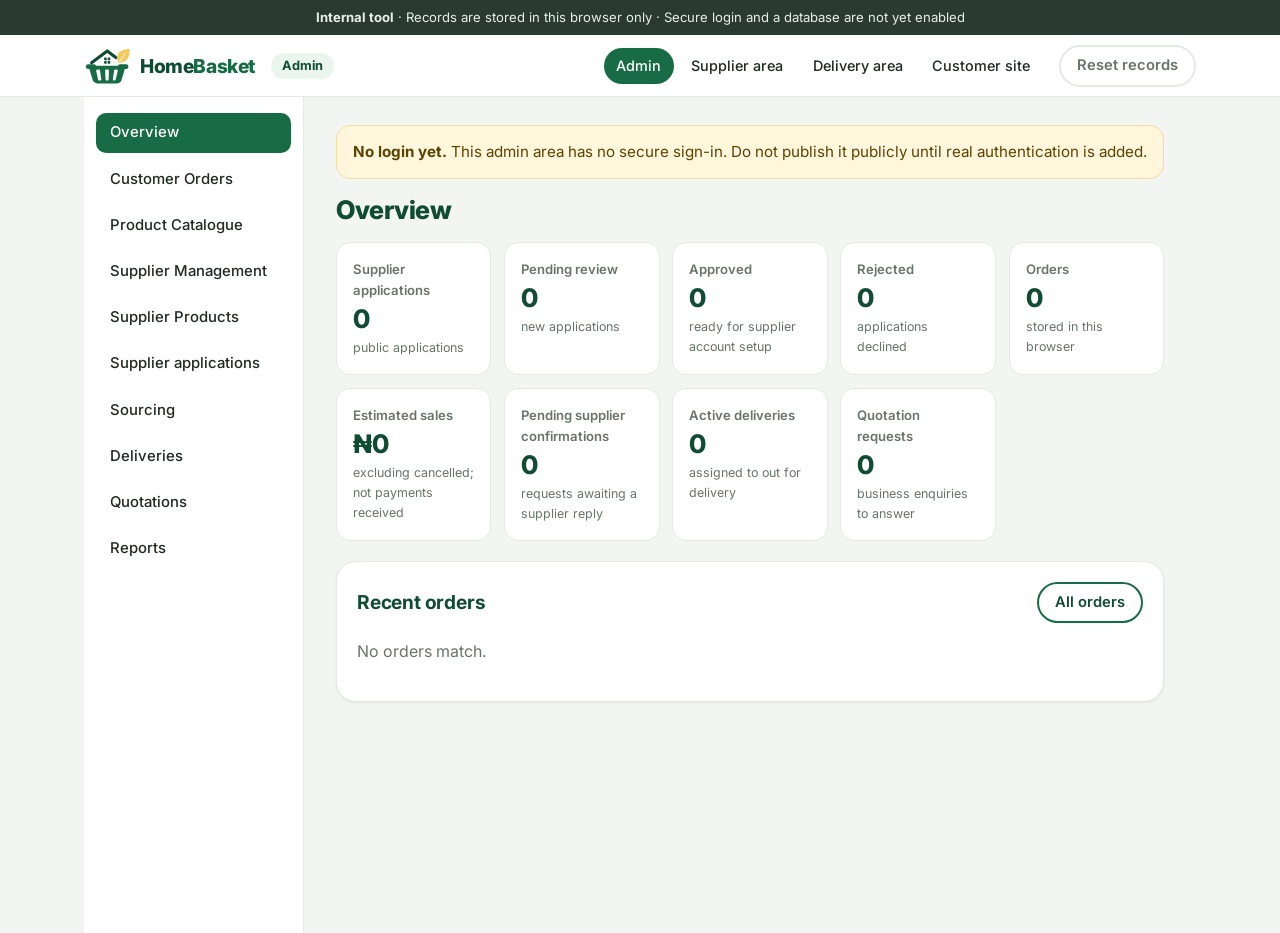
<file: pages/admin.html>
<!DOCTYPE html>
<html lang="en-NG">
<head>
<meta charset="utf-8">
<meta name="viewport" content="width=device-width, initial-scale=1">
<title>Admin — HomeBasket</title>
<meta name="description" content="HomeBasket internal admin area.">
<meta name="robots" content="noindex, nofollow">
<meta name="theme-color" content="#176B45">
<link rel="icon" type="image/svg+xml" href="../assets/images/favicon.svg">
<link rel="icon" type="image/png" sizes="32x32" href="../assets/images/favicon-32.png">
<link rel="apple-touch-icon" href="../assets/images/apple-touch-icon.png">
<link rel="preconnect" href="https://fonts.googleapis.com">
<link rel="preconnect" href="https://fonts.gstatic.com" crossorigin>
<link href="https://fonts.googleapis.com/css2?family=Inter:wght@400;500;600;700;800&amp;display=swap" rel="stylesheet">
<link rel="stylesheet" href="../assets/css/styles.css">
<link rel="stylesheet" href="../assets/css/components.css">
<link rel="stylesheet" href="../assets/css/dashboard.css">
</head>
<body data-page="admin" data-root="../" data-layout="dashboard" data-role="Admin">
<a class="skip-link" href="#main">Skip to content</a>
<div id="site-header"></div>
<main id="main">
<div class="container dash-layout">
  <nav class="dash-nav" id="admin-nav" aria-label="Admin sections"></nav>
  <div class="dash-main">
    <div class="alert alert-warn" role="note"><strong>No login yet.</strong> This admin area has no secure sign-in. Do not publish it publicly until real authentication is added.</div>
    <div id="admin-root"></div>
  </div>
</div>
</main>

<script src="../assets/js/config.js"></script>
<script src="../assets/js/data-access.js"></script>
<script src="../assets/js/products.js"></script>
<script src="../assets/js/business-data.js"></script>
<script src="../assets/js/store.js"></script>
<script src="../assets/js/notifications.js"></script>
<script src="../assets/js/app.js"></script>
<script src="../assets/js/cart.js"></script>
<script src="../assets/js/suppliers.js"></script>
<script src="../assets/js/deliveries.js"></script>
<script src="../assets/js/business.js"></script>
<script src="../assets/js/admin.js"></script>
</body>
</html>
</file>
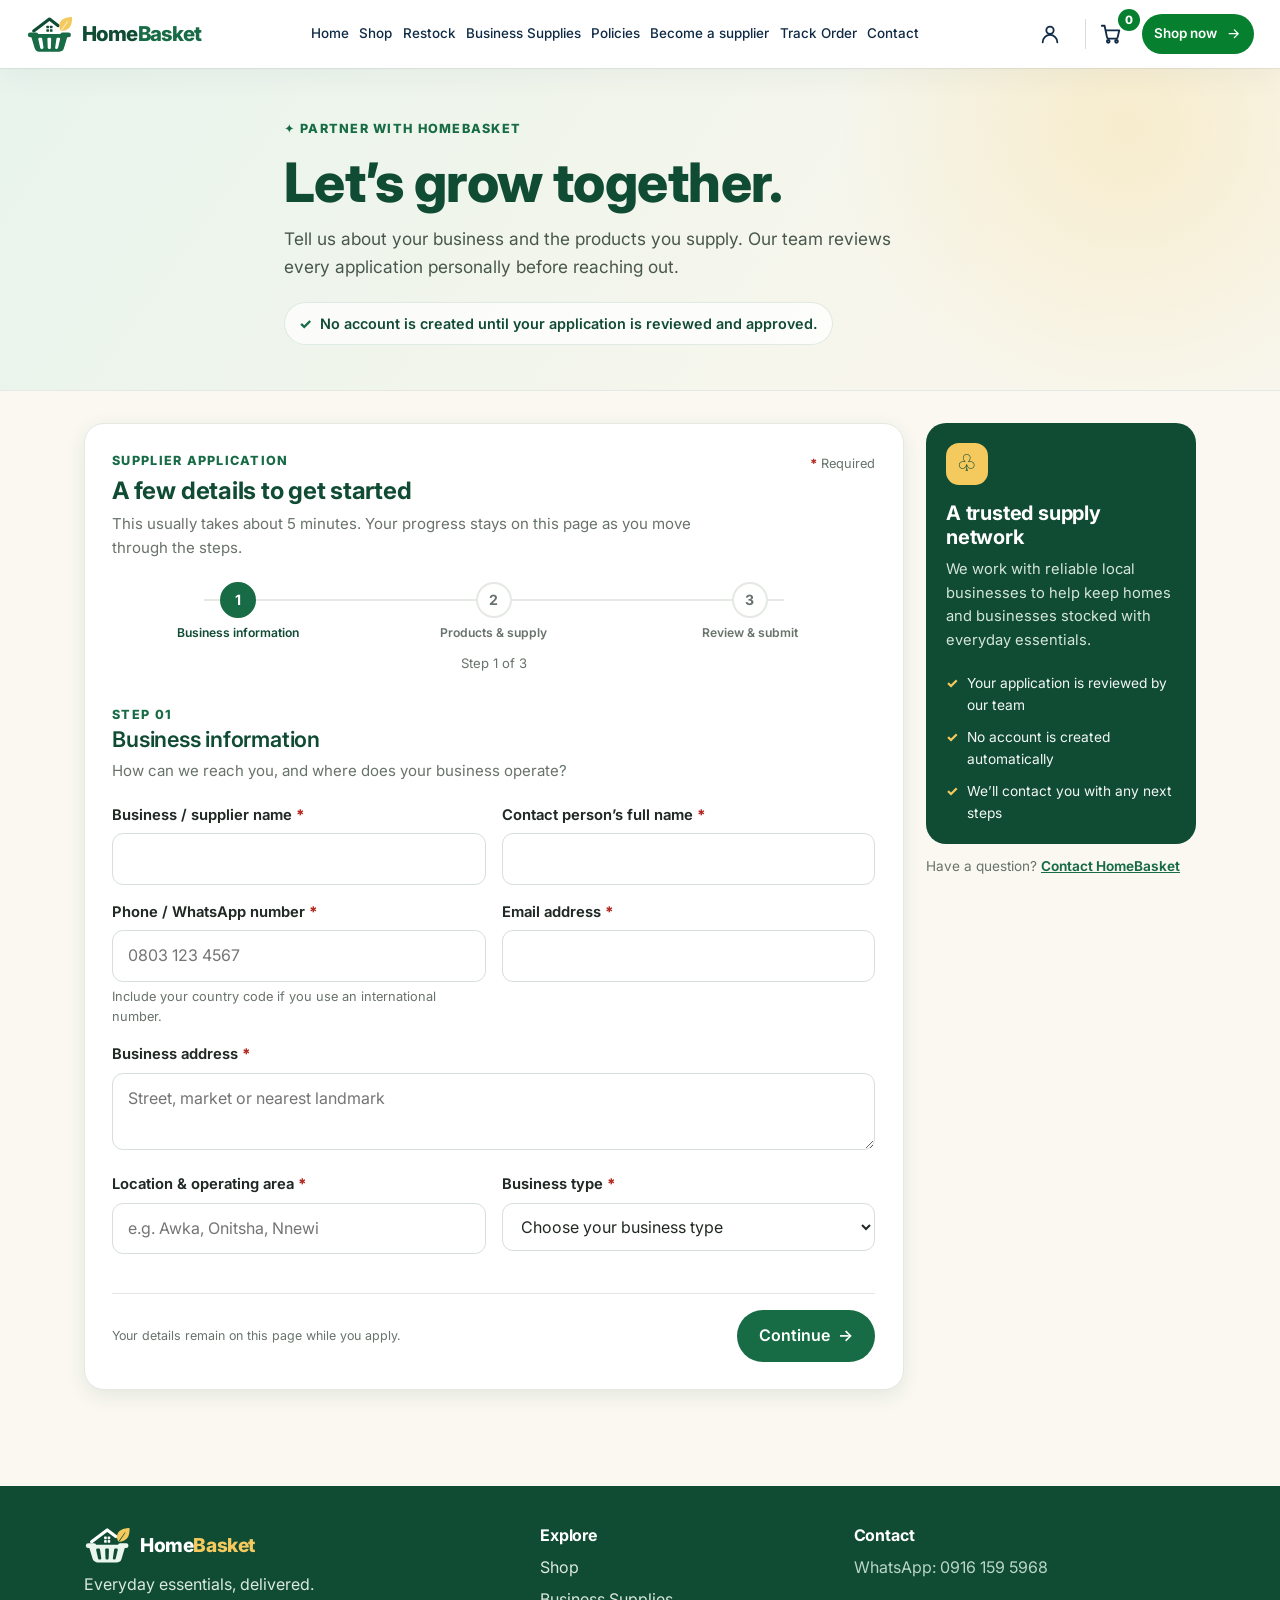
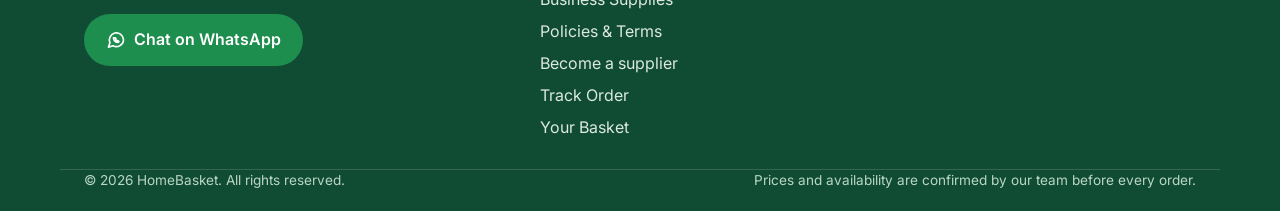
<file: pages/become-a-supplier.html>
<!DOCTYPE html>
<html lang="en-NG">
<head>
<meta charset="utf-8">
<meta name="viewport" content="width=device-width, initial-scale=1">
<title>Become a supplier — HomeBasket</title>
<meta name="description" content="Apply to become a HomeBasket supplier for household and business essentials in Anambra State, Nigeria.">
<meta name="theme-color" content="#176B45">
<link rel="icon" type="image/svg+xml" href="../assets/images/favicon.svg">
<link rel="icon" type="image/png" sizes="32x32" href="../assets/images/favicon-32.png">
<link rel="apple-touch-icon" href="../assets/images/apple-touch-icon.png">
<link rel="preconnect" href="https://fonts.googleapis.com">
<link rel="preconnect" href="https://fonts.gstatic.com" crossorigin>
<link href="https://fonts.googleapis.com/css2?family=Inter:wght@400;500;600;700;800&amp;display=swap" rel="stylesheet">
<link rel="stylesheet" href="../assets/css/styles.css">
<link rel="stylesheet" href="../assets/css/components.css">
<link rel="stylesheet" href="../assets/css/supplier-application.css">
</head>
<body data-page="supplier-application" data-root="../">
<a class="skip-link" href="#main">Skip to content</a>
<div id="site-header"></div>
<main id="main">
  <section class="supplier-intro">
    <div class="container supplier-intro-inner">
      <p class="supplier-eyebrow"><span aria-hidden="true">✦</span> Partner with HomeBasket</p>
      <h1>Let’s grow together.</h1>
      <p>Tell us about your business and the products you supply. Our team reviews every application personally before reaching out.</p>
      <div class="supplier-promise"><span aria-hidden="true">✓</span> No account is created until your application is reviewed and approved.</div>
    </div>
  </section>

  <section class="section supplier-application-section" aria-labelledby="application-title">
    <div class="container supplier-layout">
      <div class="supplier-main">
        <form id="supplier-application-form" class="supplier-form" novalidate>
          <div class="supplier-form-heading">
            <div>
              <p class="supplier-eyebrow">Supplier application</p>
              <h2 id="application-title">A few details to get started</h2>
              <p class="muted">This usually takes about 5 minutes. Your progress stays on this page as you move through the steps.</p>
            </div>
            <span class="required-note"><span aria-hidden="true">*</span> Required</span>
          </div>

          <ol class="supplier-progress" aria-label="Application progress">
            <li class="is-current" data-progress-step="1" aria-current="step">
              <span class="progress-number">1</span><span class="progress-label">Business information</span>
            </li>
            <li data-progress-step="2">
              <span class="progress-number">2</span><span class="progress-label">Products &amp; supply</span>
            </li>
            <li data-progress-step="3">
              <span class="progress-number">3</span><span class="progress-label">Review &amp; submit</span>
            </li>
          </ol>
          <p class="supplier-step-count" id="supplier-step-count" aria-live="polite">Step 1 of 3</p>

          <section class="supplier-step" data-step-panel="1" aria-labelledby="step-one-title">
            <div class="step-heading">
              <span class="step-kicker">STEP 01</span>
              <h3 id="step-one-title" tabindex="-1">Business information</h3>
              <p>How can we reach you, and where does your business operate?</p>
            </div>
            <div class="supplier-field-grid">
              <div class="field">
                <label for="businessName">Business / supplier name <span class="required-mark" aria-hidden="true">*</span></label>
                <input id="businessName" name="businessName" type="text" autocomplete="organization" required maxlength="120" data-error-id="err-businessName" aria-describedby="err-businessName">
                <p class="field-error" id="err-businessName" role="alert"></p>
              </div>
              <div class="field">
                <label for="contactPerson">Contact person’s full name <span class="required-mark" aria-hidden="true">*</span></label>
                <input id="contactPerson" name="contactPerson" type="text" autocomplete="name" required maxlength="120" data-error-id="err-contactPerson" aria-describedby="err-contactPerson">
                <p class="field-error" id="err-contactPerson" role="alert"></p>
              </div>
              <div class="field">
                <label for="phone">Phone / WhatsApp number <span class="required-mark" aria-hidden="true">*</span></label>
                <input id="phone" name="phone" type="tel" inputmode="tel" autocomplete="tel" placeholder="0803 123 4567" required maxlength="24" data-error-id="err-phone" aria-describedby="phone-hint err-phone">
                <p class="field-hint" id="phone-hint">Include your country code if you use an international number.</p>
                <p class="field-error" id="err-phone" role="alert"></p>
              </div>
              <div class="field">
                <label for="email">Email address <span class="required-mark" aria-hidden="true">*</span></label>
                <input id="email" name="email" type="email" autocomplete="email" required maxlength="160" data-error-id="err-email" aria-describedby="err-email">
                <p class="field-error" id="err-email" role="alert"></p>
              </div>
              <div class="field field-span">
                <label for="businessAddress">Business address <span class="required-mark" aria-hidden="true">*</span></label>
                <textarea id="businessAddress" name="businessAddress" rows="2" autocomplete="street-address" required maxlength="300" placeholder="Street, market or nearest landmark" data-error-id="err-businessAddress" aria-describedby="err-businessAddress"></textarea>
                <p class="field-error" id="err-businessAddress" role="alert"></p>
              </div>
              <div class="field">
                <label for="location">Location &amp; operating area <span class="required-mark" aria-hidden="true">*</span></label>
                <input id="location" name="location" type="text" required maxlength="180" placeholder="e.g. Awka, Onitsha, Nnewi" data-error-id="err-location" aria-describedby="err-location">
                <p class="field-error" id="err-location" role="alert"></p>
              </div>
              <div class="field">
                <label for="businessType">Business type <span class="required-mark" aria-hidden="true">*</span></label>
                <select id="businessType" name="businessType" required data-error-id="err-businessType" aria-describedby="err-businessType">
                  <option value="">Choose your business type</option>
                  <option>Individual supplier</option>
                  <option>Retail shop</option>
                  <option>Wholesale distributor</option>
                  <option>Manufacturer</option>
                  <option>Food and beverage supplier</option>
                  <option>Household essentials supplier</option>
                  <option>Other</option>
                </select>
                <p class="field-error" id="err-businessType" role="alert"></p>
              </div>
            </div>
            <div class="supplier-step-actions">
              <span class="step-save-note">Your details remain on this page while you apply.</span>
              <button type="button" class="btn btn-primary" data-continue>Continue <span aria-hidden="true">→</span></button>
            </div>
          </section>

          <section class="supplier-step" data-step-panel="2" aria-labelledby="step-two-title" hidden>
            <div class="step-heading">
              <span class="step-kicker">STEP 02</span>
              <h3 id="step-two-title" tabindex="-1">Products &amp; supply</h3>
              <p>Help us understand what you can supply and how you work.</p>
            </div>
            <fieldset class="field supplier-category-field">
              <legend>Product categories <span class="required-mark" aria-hidden="true">*</span></legend>
              <p class="field-hint">Select every category you supply, then check all the products you offer. Each selected product gets its own price, unit and supply details.</p>
              <div id="supplier-categories" class="supplier-category-grid"></div>
              <p class="field-error" id="err-productCategories" role="alert"></p>
            </fieldset>
            <div id="supplier-category-products" class="supplier-category-products" aria-live="polite"></div>
            <div class="supplier-field-grid supplier-commercial-fields">
              <div class="field">
                <label for="supplierFulfilment">Fulfilment arrangements <span class="required-mark" aria-hidden="true">*</span></label>
                <select id="supplierFulfilment" name="fulfilment" required data-error-id="err-supplierFulfilment" aria-describedby="err-supplierFulfilment">
                  <option value="">Choose an arrangement</option>
                  <option>Supplier delivery</option>
                  <option>Customer pick-up</option>
                  <option>Third-party delivery</option>
                  <option>Warehouse / collection point</option>
                  <option>Discuss with HomeBasket</option>
                </select>
                <p class="field-error" id="err-supplierFulfilment" role="alert"></p>
              </div>
              <div class="field">
                <label for="supplierPaymentTerms">Payment terms <span class="required-mark" aria-hidden="true">*</span></label>
                <select id="supplierPaymentTerms" name="paymentTerms" required data-error-id="err-supplierPaymentTerms" aria-describedby="err-supplierPaymentTerms">
                  <option value="">Choose your preferred terms</option>
                  <option>Payment before fulfilment</option>
                  <option>Cash on delivery</option>
                  <option>Weekly settlement</option>
                  <option>Other / discuss with HomeBasket</option>
                </select>
                <p class="field-error" id="err-supplierPaymentTerms" role="alert"></p>
              </div>
              <div class="field field-span">
                <label for="description">Additional information <span class="optional">(optional)</span></label>
                <textarea id="description" name="description" rows="2" maxlength="1200" placeholder="Anything else about your products or supply arrangements?"></textarea>
              </div>
            </div>
            <div class="supplier-step-actions">
              <button type="button" class="btn btn-outline" data-back><span aria-hidden="true">←</span> Back</button>
              <button type="button" class="btn btn-primary" data-continue>Continue <span aria-hidden="true">→</span></button>
            </div>
          </section>

          <section class="supplier-step" data-step-panel="3" aria-labelledby="step-three-title" hidden>
            <div class="step-heading">
              <span class="step-kicker">STEP 03</span>
              <h3 id="step-three-title" tabindex="-1">Verify &amp; review</h3>
              <p>Add a couple of helpful photos, confirm your details and check your application before sending.</p>
            </div>
            <div class="supplier-upload-grid">
              <div class="supplier-upload-card">
                <div>
                  <h4>Store photograph <span class="optional">(optional)</span></h4>
                  <p>A clear photo of your storefront helps us identify your business.</p>
                </div>
                <input class="supplier-file-input" id="storeExterior" name="storeExterior" type="file" accept="image/*" data-preview="preview-store" data-error-id="err-storeExterior" aria-describedby="err-storeExterior">
                <label class="supplier-file-label" for="storeExterior">Choose a photo</label>
                <p class="field-error" id="err-storeExterior" role="alert"></p>
                <div class="supplier-preview" id="preview-store" hidden>
                  <img alt="Store photo preview">
                  <span class="supplier-preview-name"></span>
                  <button type="button" class="link-btn" data-remove-file="storeExterior">Remove photo</button>
                </div>
              </div>
              <div class="supplier-upload-card">
                <div>
                  <h4>Product / inventory photograph <span class="optional">(optional)</span></h4>
                  <p>Show us a sample of the products or stock you supply.</p>
                </div>
                <input class="supplier-file-input" id="inventoryPhotos" name="inventoryPhotos" type="file" accept="image/*" data-preview="preview-inventory" data-error-id="err-inventoryPhotos" aria-describedby="err-inventoryPhotos">
                <label class="supplier-file-label" for="inventoryPhotos">Choose a photo</label>
                <p class="field-error" id="err-inventoryPhotos" role="alert"></p>
                <div class="supplier-preview" id="preview-inventory" hidden>
                  <img alt="Product and inventory photo preview">
                  <span class="supplier-preview-name"></span>
                  <button type="button" class="link-btn" data-remove-file="inventoryPhotos">Remove photo</button>
                </div>
              </div>
            </div>

            <label class="supplier-check-row">
              <input id="locationConfirmation" name="locationConfirmation" type="checkbox" required data-error-id="err-locationConfirmation" aria-describedby="err-locationConfirmation">
              <span>I confirm that the business address and operating area provided above are accurate. <span class="required-mark" aria-hidden="true">*</span></span>
            </label>
            <p class="field-error supplier-check-error" id="err-locationConfirmation" role="alert"></p>
            <label class="supplier-check-row">
              <input id="declaration" name="declaration" type="checkbox" required data-error-id="err-declaration" aria-describedby="err-declaration">
              <span>I have read the <a href="policies.html" target="_blank" rel="noopener">HomeBasket policies</a> and agree to the supplier verification and review process. I understand this application does not create an account or grant dashboard access. <span class="required-mark" aria-hidden="true">*</span></span>
            </label>
            <p class="field-error supplier-check-error" id="err-declaration" role="alert"></p>

            <div class="supplier-review">
              <div class="supplier-review-heading">
                <div><p class="step-kicker">YOUR APPLICATION</p><h4>Review your details</h4></div>
                <p class="field-hint">Please check everything before submitting.</p>
              </div>
              <div id="supplier-review-summary" class="supplier-review-summary"></div>
            </div>
            <div class="supplier-review-notice" role="note">
              <span aria-hidden="true">ⓘ</span>
              <p>Every application is reviewed by the HomeBasket team. Supplier accounts and invitations remain under administrator control.</p>
            </div>
            <p class="supplier-integration-status" id="supplier-integration-status" role="status"></p>
            <p class="field-error supplier-submit-error" id="supplier-application-error" role="alert" tabindex="-1"></p>
            <div class="supplier-step-actions">
              <button type="button" class="btn btn-outline" data-back><span aria-hidden="true">←</span> Back</button>
              <button type="submit" class="btn btn-primary" id="supplier-submit-button">Submit application</button>
            </div>
          </section>
        </form>

        <section id="supplier-application-success" class="supplier-success" aria-labelledby="supplier-success-title" hidden>
          <span class="supplier-success-icon" aria-hidden="true">✓</span>
          <p class="supplier-eyebrow">Application received</p>
          <h2 id="supplier-success-title">Thank you for applying.</h2>
          <p class="supplier-success-lead">Your application is now with our team for review.</p>
          <p>We’ll contact you using the details you provided if we need anything else or when there is an update. No supplier account or dashboard access is created automatically.</p>
          <p id="supplier-reference-row" class="supplier-reference" hidden>Reference: <strong id="supplier-application-reference"></strong></p>
          <a class="btn btn-outline" href="../index.html">Return to HomeBasket</a>
        </section>
      </div>

      <aside class="supplier-aside" aria-label="About the application">
        <div class="supplier-aside-card">
          <span class="supplier-aside-icon" aria-hidden="true">♧</span>
          <h2>A trusted supply network</h2>
          <p>We work with reliable local businesses to help keep homes and businesses stocked with everyday essentials.</p>
          <ul>
            <li><span aria-hidden="true">✓</span> Your application is reviewed by our team</li>
            <li><span aria-hidden="true">✓</span> No account is created automatically</li>
            <li><span aria-hidden="true">✓</span> We’ll contact you with any next steps</li>
          </ul>
        </div>
        <p class="supplier-aside-footnote">Have a question? <a href="../index.html">Contact HomeBasket</a></p>
      </aside>
    </div>
  </section>
</main>
<div id="site-footer"></div>
<script src="../assets/js/config.js"></script>
<script src="../assets/js/data-access.js"></script>
<script src="../assets/js/products.js"></script>
<script src="../assets/js/business-data.js"></script>
<script src="../assets/js/store.js"></script>
<script src="../assets/js/notifications.js"></script>
<script src="../assets/js/app.js"></script>
<script src="../assets/js/cart.js"></script>
<script src="../assets/js/supplier-applications.js"></script>
</body>
</html>
</file>
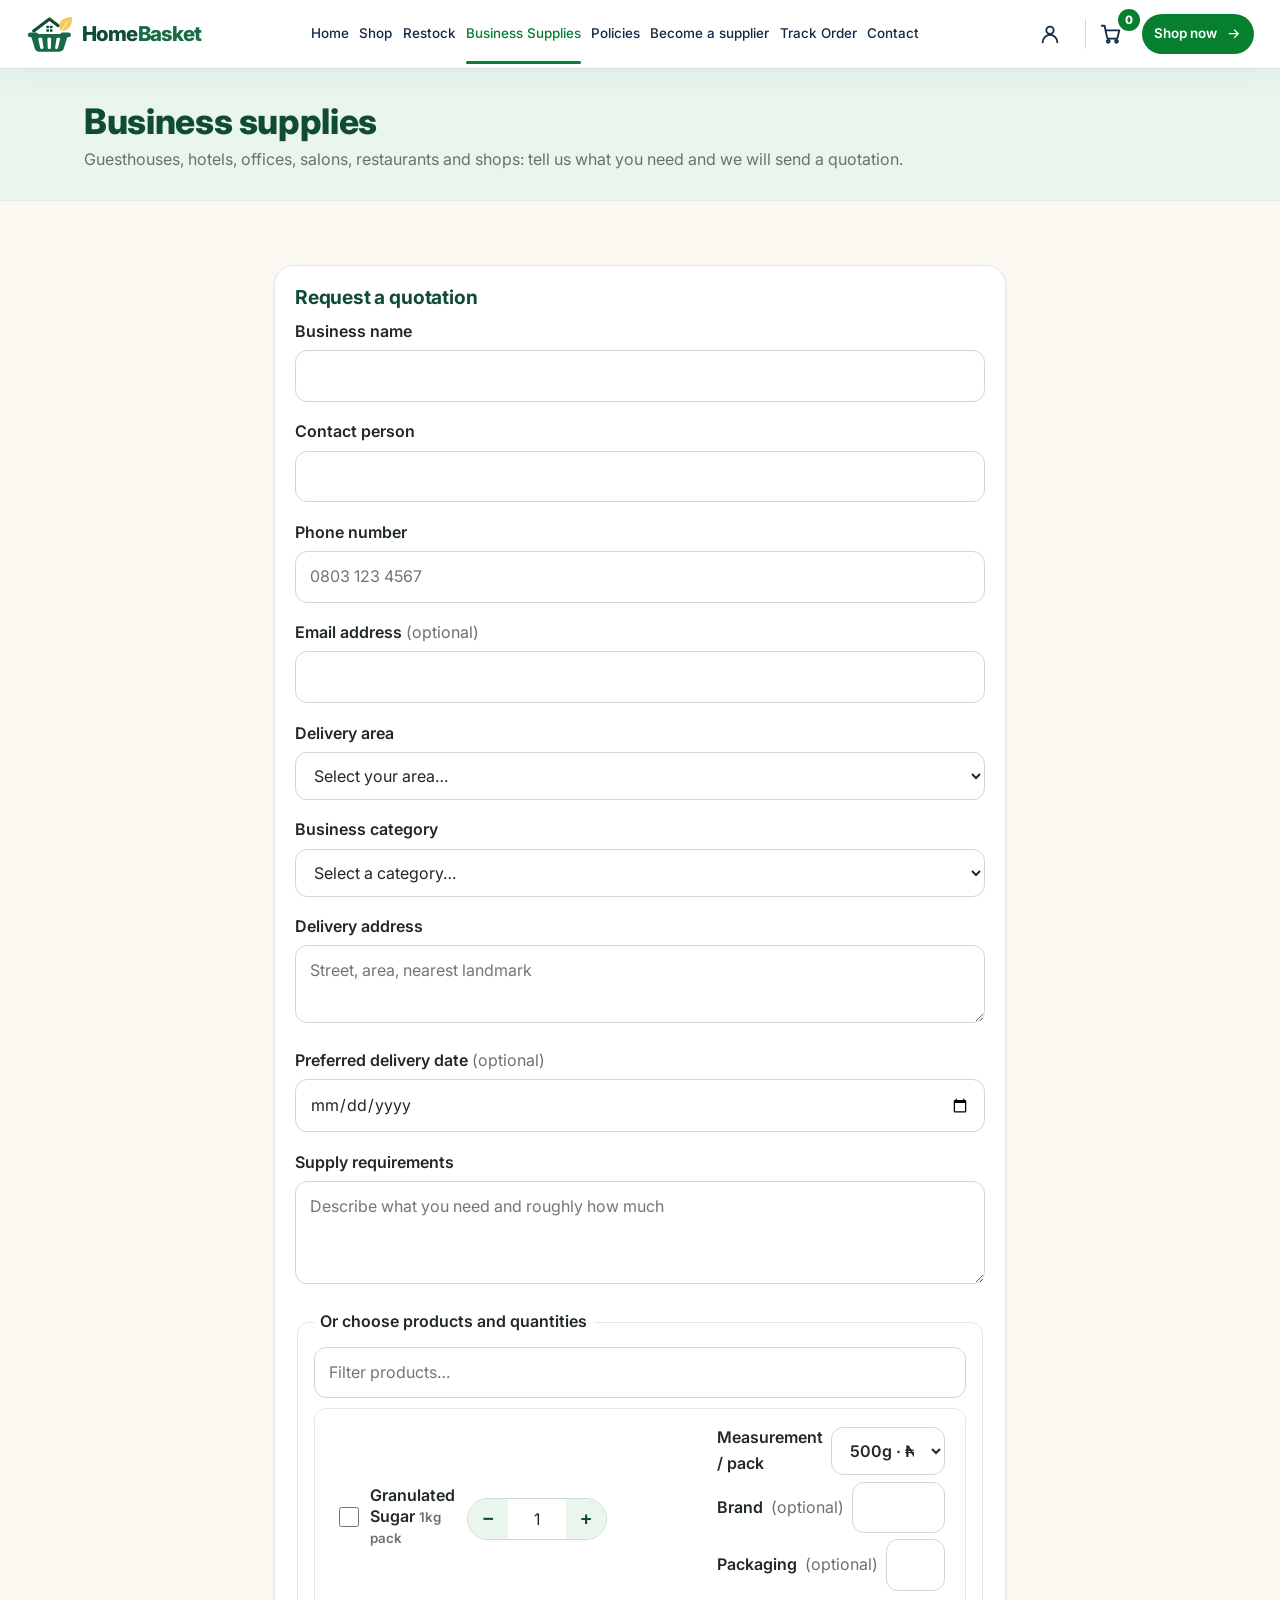
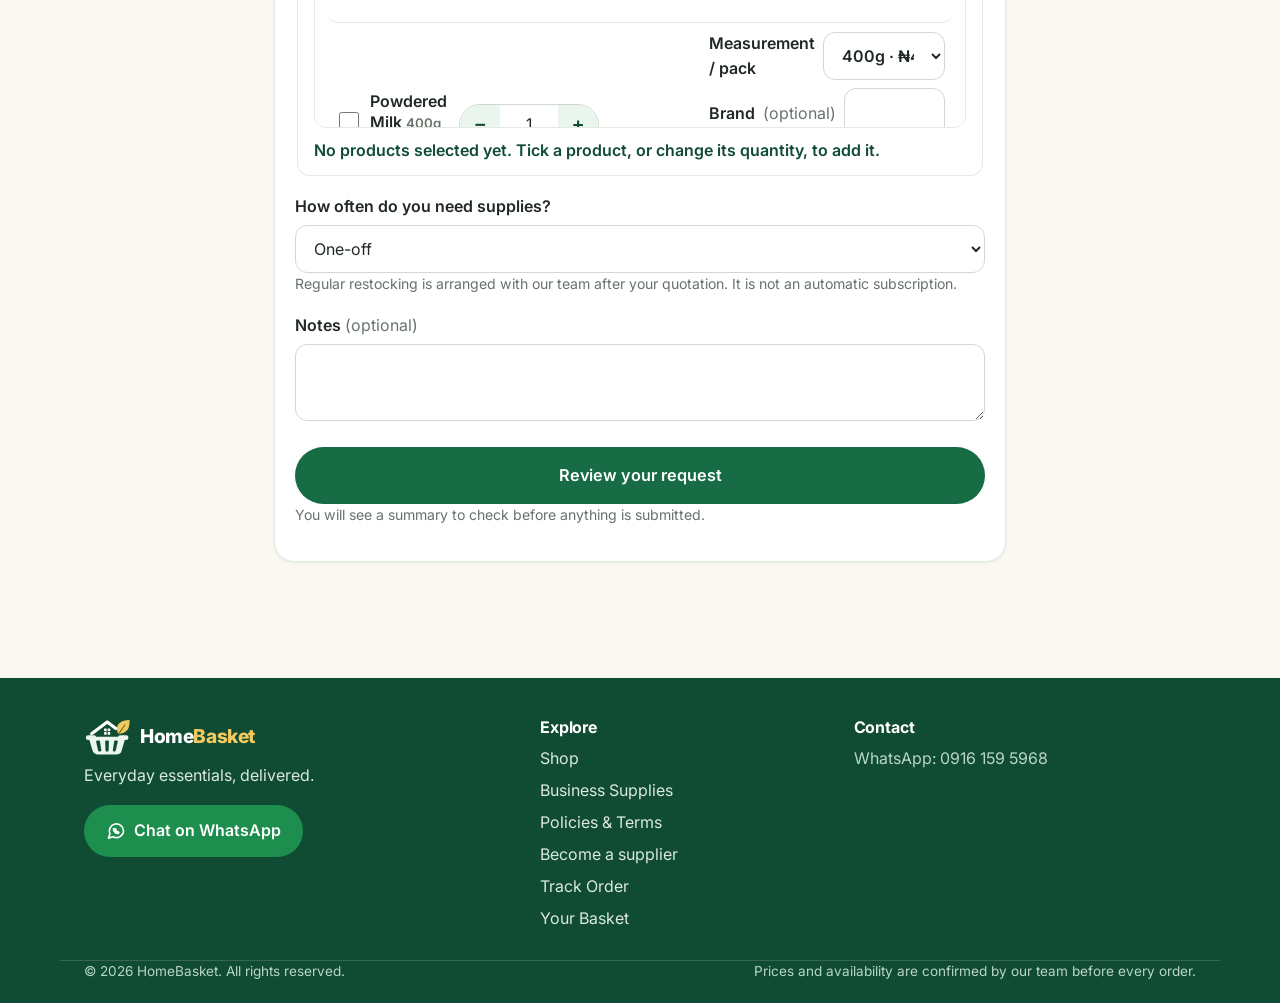
<file: pages/business-supplies.html>
<!DOCTYPE html>
<html lang="en-NG">
<head>
<meta charset="utf-8">
<meta name="viewport" content="width=device-width, initial-scale=1">
<title>Business supplies — HomeBasket</title>
<meta name="description" content="Request a bulk quotation for guesthouses, hotels, offices, salons, restaurants and shops. HomeBasket sources everyday supplies and delivers.">
<meta name="theme-color" content="#176B45">
<link rel="icon" type="image/svg+xml" href="../assets/images/favicon.svg">
<link rel="icon" type="image/png" sizes="32x32" href="../assets/images/favicon-32.png">
<link rel="apple-touch-icon" href="../assets/images/apple-touch-icon.png">
<link rel="preconnect" href="https://fonts.googleapis.com">
<link rel="preconnect" href="https://fonts.gstatic.com" crossorigin>
<link href="https://fonts.googleapis.com/css2?family=Inter:wght@400;500;600;700;800&amp;display=swap" rel="stylesheet">
<link rel="stylesheet" href="../assets/css/styles.css">
<link rel="stylesheet" href="../assets/css/components.css">
</head>
<body data-page="business" data-root="../">
<a class="skip-link" href="#main">Skip to content</a>
<div id="site-header"></div>
<main id="main">
<section class="page-head"><div class="container"><h1>Business supplies</h1><p>Guesthouses, hotels, offices, salons, restaurants and shops: tell us what you need and we will send a quotation.</p></div></section>
<section class="section"><div class="container narrow">
<form id="business-form" class="form-card" novalidate>
  <h2>Request a quotation</h2>
  <div class="field"><label for="businessName">Business name</label><input id="businessName" name="businessName" type="text" aria-describedby="err-businessName"><p class="field-error" id="err-businessName" role="alert"></p></div>
  <div class="field"><label for="contact">Contact person</label><input id="contact" name="contact" type="text" autocomplete="name" aria-describedby="err-contact"><p class="field-error" id="err-contact" role="alert"></p></div>
  <div class="field"><label for="phone">Phone number</label><input id="phone" name="phone" type="tel" inputmode="tel" autocomplete="tel" placeholder="0803 123 4567" aria-describedby="err-phone"><p class="field-error" id="err-phone" role="alert"></p></div>
  <div class="field"><label for="email">Email address <span class="optional">(optional)</span></label><input id="email" name="email" type="email" autocomplete="email" aria-describedby="err-email"><p class="field-error" id="err-email" role="alert"></p></div>
  <div class="field"><label for="area">Delivery area</label><select id="area" name="area" aria-describedby="err-area"><option value="">Loading areas…</option></select><p class="field-error" id="err-area" role="alert"></p></div>
  <div class="field"><label for="category">Business category</label><select id="category" name="category" aria-describedby="err-category"><option value="">Select a category…</option><option>Hotel</option><option>Guesthouse</option><option>Restaurant</option><option>Salon</option><option>Office</option><option>Shop</option><option>Other</option></select><p class="field-error" id="err-category" role="alert"></p></div>
  <div class="field"><label for="deliveryAddress">Delivery address</label><textarea id="deliveryAddress" name="deliveryAddress" rows="2" placeholder="Street, area, nearest landmark" aria-describedby="err-deliveryAddress"></textarea><p class="field-error" id="err-deliveryAddress" role="alert"></p></div>
  <div class="field"><label for="preferredDate">Preferred delivery date <span class="optional">(optional)</span></label><input id="preferredDate" name="preferredDate" type="date" aria-describedby="err-preferredDate"><p class="field-error" id="err-preferredDate" role="alert"></p></div>
  <div class="field"><label for="requirements">Supply requirements</label><textarea id="requirements" name="requirements" rows="3" placeholder="Describe what you need and roughly how much" aria-describedby="err-requirements"></textarea><p class="field-error" id="err-requirements" role="alert"></p></div>
  <fieldset class="field"><legend>Or choose products and quantities</legend>
    <label for="item-filter" class="sr-only">Filter products</label><input id="item-filter" type="search" placeholder="Filter products…">
    <div id="item-picker" class="item-picker"></div><p id="pick-summary" class="pick-summary" aria-live="polite"></p><p class="field-error" id="err-items" role="alert"></p></fieldset>
  <div class="field"><label for="frequency">How often do you need supplies?</label><select id="frequency" name="frequency"><option>One-off</option><option>Weekly</option><option>Every two weeks</option><option>Monthly</option></select><p class="note">Regular restocking is arranged with our team after your quotation. It is not an automatic subscription.</p></div>
  <div class="field"><label for="notes">Notes <span class="optional">(optional)</span></label><textarea id="notes" name="notes" rows="2"></textarea></div>
  <button type="submit" class="btn btn-primary btn-lg btn-block" id="submit-quote">Review your request</button>
  <p class="note">You will see a summary to check before anything is submitted.</p>
</form>
<div id="quote-review" class="form-card" hidden>
  <h2 id="review-heading" tabindex="-1">Review your quotation request</h2>
  <div id="review-body"></div>
  <p class="note">HomeBasket will check availability and confirm your quotation. Submitting this request does not contact suppliers, and the totals shown are indicative, not a quotation.</p>
  <div class="btn-row"><button type="button" class="btn btn-primary btn-lg" id="review-confirm">Request Quotation</button><button type="button" class="btn btn-outline" id="review-edit">Edit request</button></div>
</div>
<div id="quote-done" class="success-card" hidden>
  <div class="success-icon" aria-hidden="true">📋</div>
  <h2 id="quote-heading" tabindex="-1">Your quotation request is ready</h2>
  <p class="lead">Reference <strong id="quote-ref"></strong>. Your request has been saved in this browser.</p>
  <div id="quote-summary" class="text-left"></div>
  <p class="note"><strong>What happens next:</strong> HomeBasket can review and prepare your quotation in the Admin Dashboard. The request is stored in this browser only; it is not a shared database and is not sent to suppliers. WhatsApp is an optional additional notification.</p>
  <div class="btn-row center"><button type="button" class="btn btn-whatsapp btn-lg" id="quote-wa">Notify HomeBasket on WhatsApp</button><a class="btn btn-outline" id="quote-link" href="quotation.html">Open quotation access page</a><a class="btn btn-ghost" href="business-supplies.html">New request</a></div>
</div>
</div></section>
</main>
<div id="site-footer"></div>
<script src="../assets/js/config.js"></script>
<script src="../assets/js/data-access.js"></script>
<script src="../assets/js/products.js"></script>
<script src="../assets/js/business-data.js"></script>
<script src="../assets/js/store.js"></script>
<script src="../assets/js/notifications.js"></script>
<script src="../assets/js/app.js"></script>
<script src="../assets/js/cart.js"></script>
<script src="../assets/js/business.js"></script>
</body>
</html>
</file>
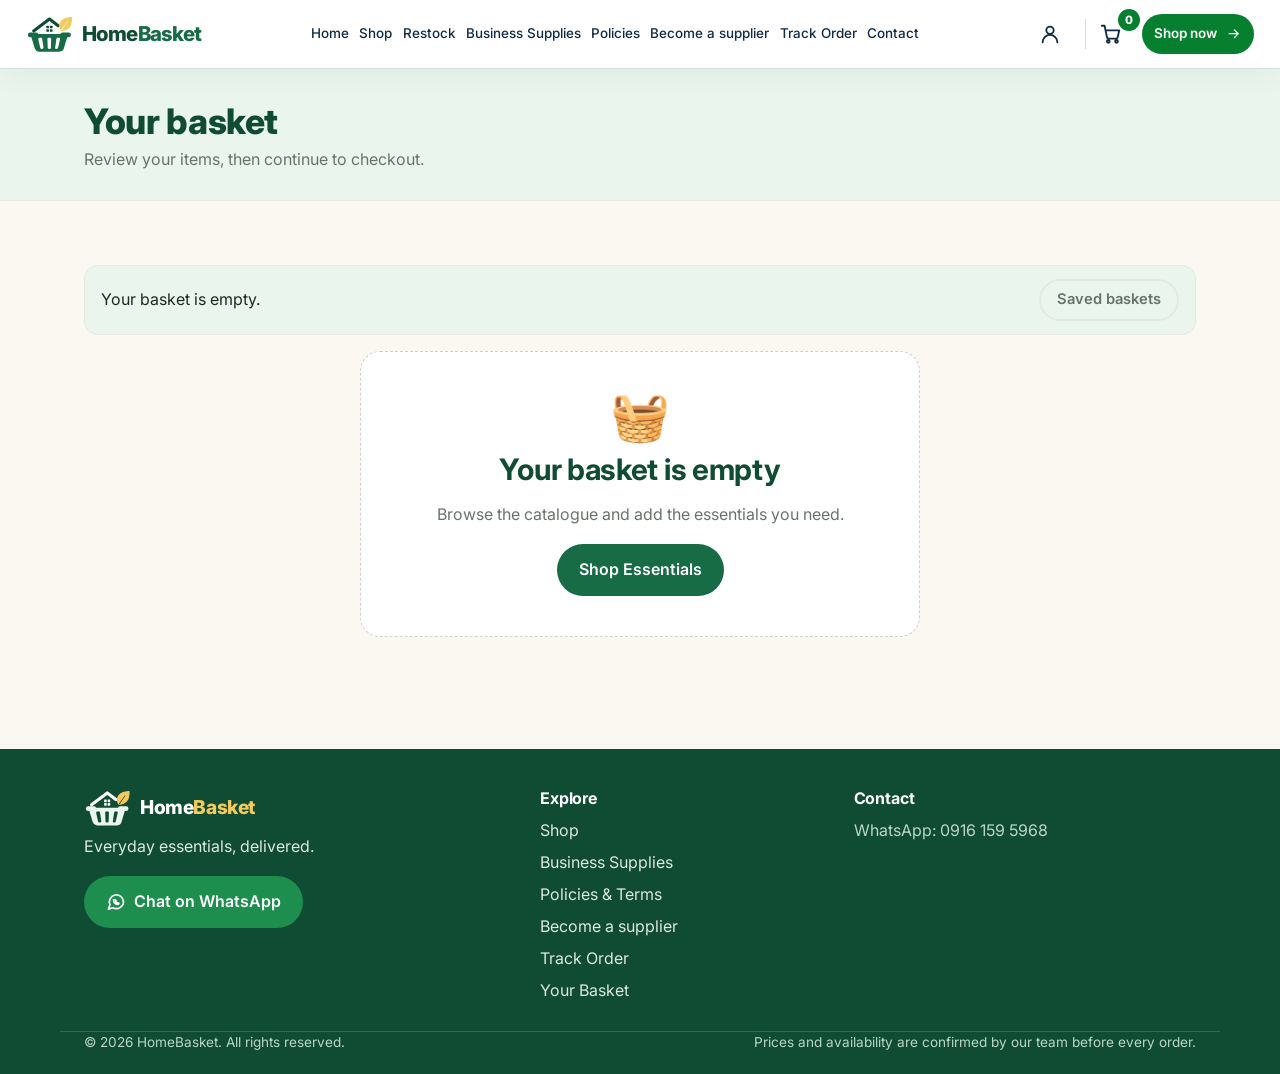
<file: pages/cart.html>
<!DOCTYPE html>
<html lang="en-NG">
<head>
<meta charset="utf-8">
<meta name="viewport" content="width=device-width, initial-scale=1">
<title>Your basket — HomeBasket</title>
<meta name="description" content="Review the items in your HomeBasket basket, change quantities and continue to checkout.">
<meta name="theme-color" content="#176B45">
<link rel="icon" type="image/svg+xml" href="../assets/images/favicon.svg">
<link rel="icon" type="image/png" sizes="32x32" href="../assets/images/favicon-32.png">
<link rel="apple-touch-icon" href="../assets/images/apple-touch-icon.png">
<link rel="preconnect" href="https://fonts.googleapis.com">
<link rel="preconnect" href="https://fonts.gstatic.com" crossorigin>
<link href="https://fonts.googleapis.com/css2?family=Inter:wght@400;500;600;700;800&amp;display=swap" rel="stylesheet">
<link rel="stylesheet" href="../assets/css/styles.css">
<link rel="stylesheet" href="../assets/css/components.css">
</head>
<body data-page="cart" data-root="../">
<a class="skip-link" href="#main">Skip to content</a>
<div id="site-header"></div>
<main id="main">
<section class="page-head"><div class="container"><h1>Your basket</h1><p>Review your items, then continue to checkout.</p></div></section><section class="section"><div class="container"><div id="save-basket-bar"></div><div id="cart-root"></div></div></section>
</main>
<div id="site-footer"></div>
<script src="../assets/js/config.js"></script>
<script src="../assets/js/data-access.js"></script>
<script src="../assets/js/products.js"></script>
<script src="../assets/js/business-data.js"></script>
<script src="../assets/js/store.js"></script>
<script src="../assets/js/notifications.js"></script>
<script src="../assets/js/app.js"></script>
<script src="../assets/js/cart.js"></script>
<script src="../assets/js/saved-baskets.js"></script>
</body>
</html>
</file>
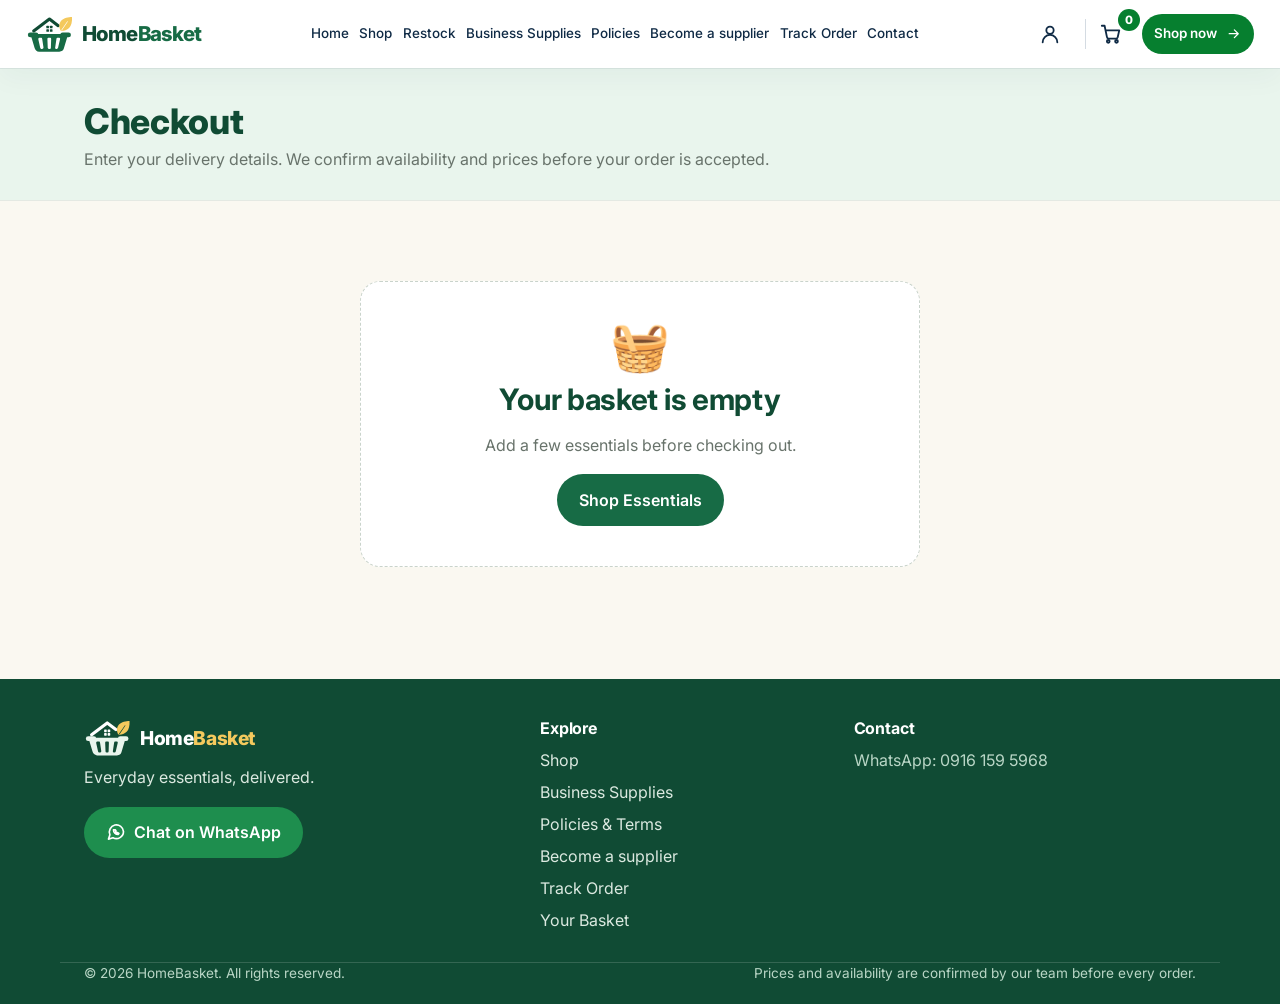
<file: pages/checkout.html>
<!DOCTYPE html>
<html lang="en-NG">
<head>
<meta charset="utf-8">
<meta name="viewport" content="width=device-width, initial-scale=1">
<title>Checkout — HomeBasket</title>
<meta name="description" content="Enter your delivery details and send your HomeBasket order to our team on WhatsApp.">
<meta name="theme-color" content="#176B45">
<link rel="icon" type="image/svg+xml" href="../assets/images/favicon.svg">
<link rel="icon" type="image/png" sizes="32x32" href="../assets/images/favicon-32.png">
<link rel="apple-touch-icon" href="../assets/images/apple-touch-icon.png">
<link rel="preconnect" href="https://fonts.googleapis.com">
<link rel="preconnect" href="https://fonts.gstatic.com" crossorigin>
<link href="https://fonts.googleapis.com/css2?family=Inter:wght@400;500;600;700;800&amp;display=swap" rel="stylesheet">
<link rel="stylesheet" href="../assets/css/styles.css">
<link rel="stylesheet" href="../assets/css/components.css">
</head>
<body data-page="checkout" data-root="../">
<a class="skip-link" href="#main">Skip to content</a>
<div id="site-header"></div>
<main id="main">
<section class="page-head"><div class="container"><h1>Checkout</h1><p>Enter your delivery details. We confirm availability and prices before your order is accepted.</p></div></section>
<section class="section"><div class="container">
<div id="checkout-root">
  <div class="checkout-layout">
    <form id="checkout-form" class="form-card" novalidate>
      <h2>Delivery details</h2>
      <div class="field"><label for="name">Full name</label><input id="name" name="name" type="text" autocomplete="name" aria-describedby="err-name"><p class="field-error" id="err-name" role="alert"></p></div>
      <div class="field"><label for="phone">Phone number</label><input id="phone" name="phone" type="tel" inputmode="tel" autocomplete="tel" placeholder="0803 123 4567 or +234 803 123 4567" aria-describedby="err-phone"><p class="field-error" id="err-phone" role="alert"></p></div>
      <div class="field"><label for="zone">Delivery area</label><select id="zone" name="zone" aria-describedby="err-zone"><option value="">Loading areas…</option></select><p class="field-error" id="err-zone" role="alert"></p></div>
      <div class="field"><label for="address">Delivery address</label><textarea id="address" name="address" rows="3" placeholder="House number, street, nearest landmark" aria-describedby="err-address"></textarea><p class="field-error" id="err-address" role="alert"></p></div>
      <div class="field"><label for="instructions">Delivery instructions <span class="optional">(optional)</span></label><textarea id="instructions" name="instructions" rows="2" placeholder="e.g. Call on arrival"></textarea></div>
      <fieldset class="field"><legend>Delivery option</legend>
        <label class="check-row"><input type="radio" name="option" value="standard" checked> Standard delivery</label>
        <label class="check-row"><input type="radio" name="option" value="scheduled"> Scheduled delivery (choose a date)</label></fieldset>
      <div class="field" id="date-field" hidden><label for="date">Preferred delivery date</label><input id="date" name="date" type="date" aria-describedby="err-date"><p class="field-error" id="err-date" role="alert"></p></div>
      <div class="field policy-ack">
        <label class="check-row"><input id="policy-ack" name="policyAck" type="checkbox"><span>I have read and agree to the HomeBasket Policies &amp; Service Terms.</span></label>
        <p class="note"><a href="policies.html" target="_blank" rel="noopener">Read the full Policies &amp; Service Terms</a>.</p>
        <p class="field-error" id="err-policyAck" role="alert"></p>
      </div>
      <button type="submit" class="btn btn-primary btn-lg btn-block" id="place-order">Place order request</button>
      <p class="note">After you place your request, send it to our team on WhatsApp. We confirm availability and prices before accepting your order. Payment details are shared when your order is confirmed.</p>
    </form>
    <aside class="summary-card" aria-label="Order summary">
      <h2>Order summary</h2>
      <ul class="summary-items" id="summary-items"></ul>
      <dl class="summary-rows">
        <div><dt>Subtotal</dt><dd id="sum-sub"></dd></div>
        <div><dt>Delivery fee</dt><dd id="sum-fee"></dd></div>
        <div class="total"><dt>Estimated total</dt><dd id="sum-total"></dd></div>
      </dl>
      <p class="free-note" id="free-note"></p>
      <p class="note">Estimated until our team confirms availability and prices.</p>
      <a class="link-btn" href="cart.html">Edit basket</a>
    </aside>
  </div>
</div>
<div id="order-done" class="success-card" hidden>
  <div class="success-icon" aria-hidden="true">🧺</div>
  <h2 id="order-done-heading" tabindex="-1">Your order request is ready</h2>
  <p class="lead">Your reference is <strong id="done-ref"></strong>. <strong>Now send it to our team on WhatsApp</strong>: your message is prepared, you only need to press Send.</p>
  <ul class="summary-items done-items" id="done-summary"></ul>
  <p>Estimated total: <strong id="done-total"></strong></p>
  <div class="btn-row center"><button type="button" class="btn btn-whatsapp btn-lg" id="done-wa">Send order on WhatsApp</button><a class="btn btn-outline" id="track-link" href="track-order.html">Track this order</a><a class="btn btn-ghost" href="shop.html">Continue shopping</a></div>
  <ul class="check-list"><li>We confirm availability and final prices before accepting your order.</li><li>If anything changes you approve it first.</li><li>Payment details are shared when your order is confirmed.</li></ul>
</div>
</div></section>
</main>
<div id="site-footer"></div>
<script src="../assets/js/config.js"></script>
<script src="../assets/js/data-access.js"></script>
<script src="../assets/js/products.js"></script>
<script src="../assets/js/business-data.js"></script>
<script src="../assets/js/store.js"></script>
<script src="../assets/js/notifications.js"></script>
<script src="../assets/js/app.js"></script>
<script src="../assets/js/cart.js"></script>
<script src="../assets/js/checkout.js"></script>
</body>
</html>
</file>
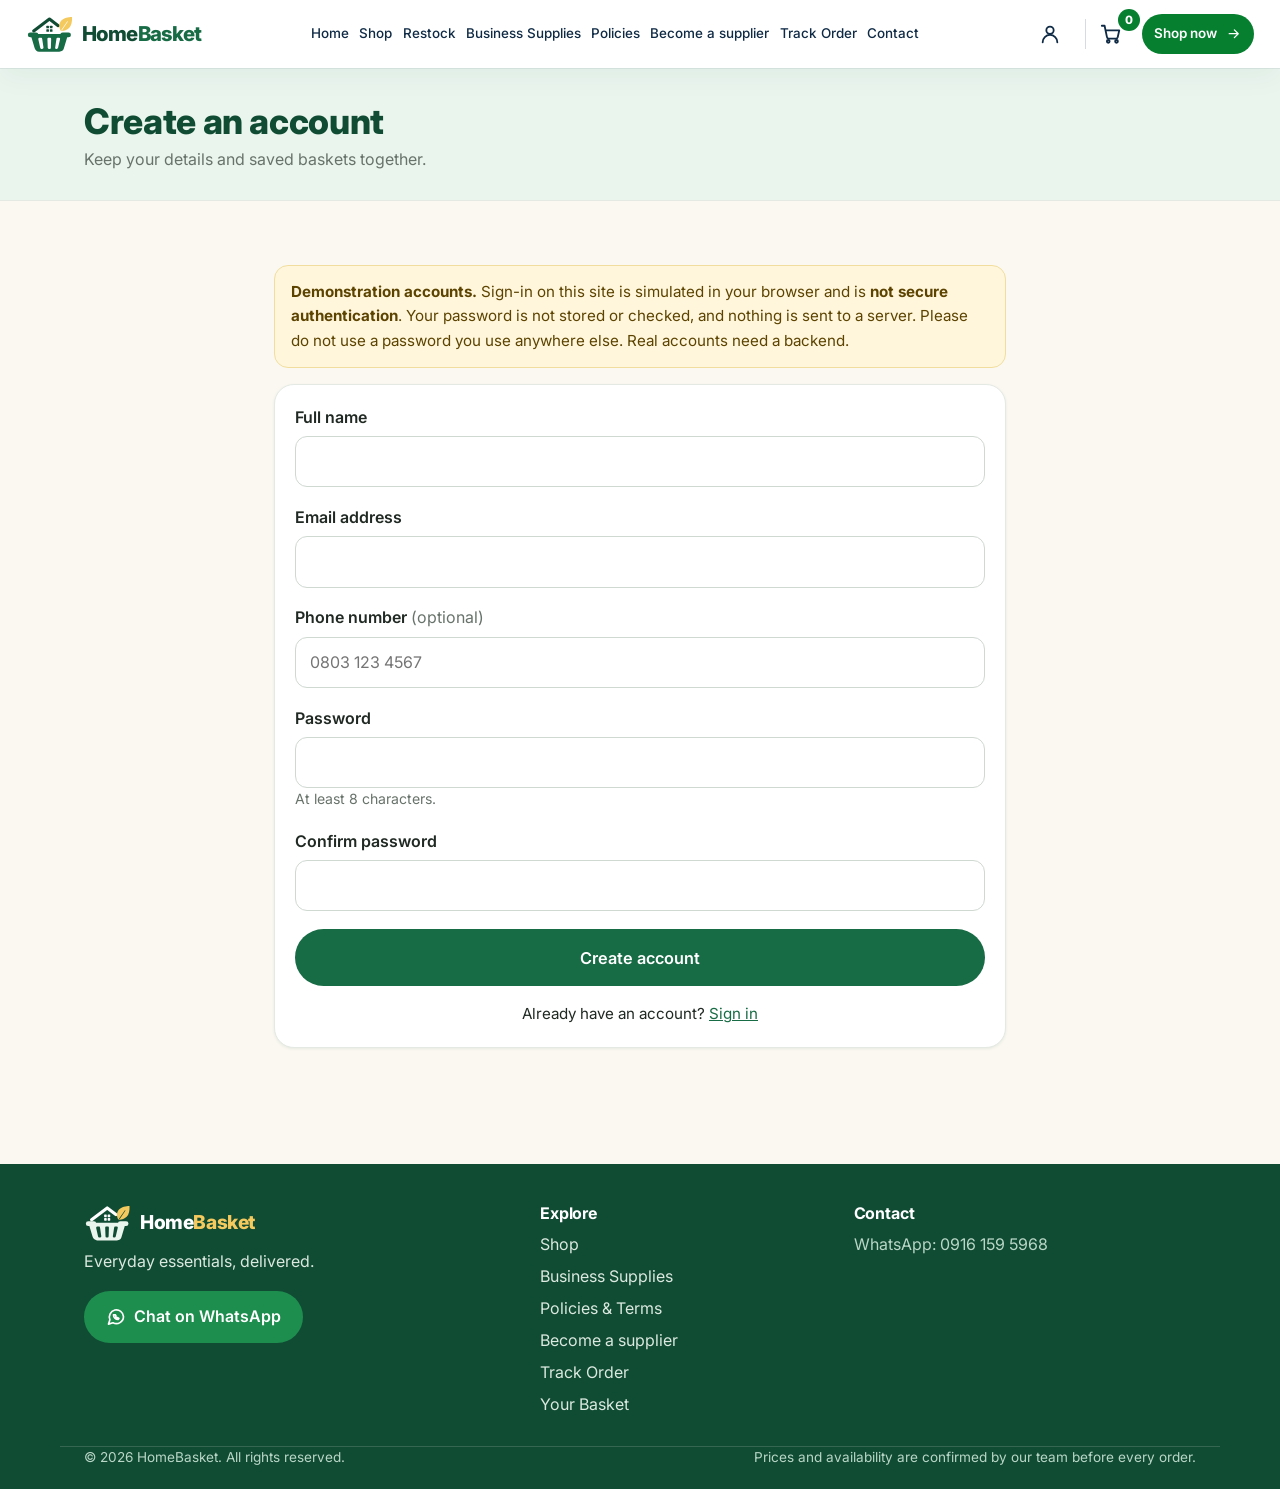
<file: pages/create-account.html>
<!DOCTYPE html>
<html lang="en-NG">
<head>
<meta charset="utf-8">
<meta name="viewport" content="width=device-width, initial-scale=1">
<title>Create account — HomeBasket</title>
<meta name="description" content="Create a HomeBasket account.">
<meta name="theme-color" content="#176B45">
<link rel="icon" type="image/svg+xml" href="../assets/images/favicon.svg">
<link rel="icon" type="image/png" sizes="32x32" href="../assets/images/favicon-32.png">
<link rel="apple-touch-icon" href="../assets/images/apple-touch-icon.png">
<link rel="preconnect" href="https://fonts.googleapis.com">
<link rel="preconnect" href="https://fonts.gstatic.com" crossorigin>
<link href="https://fonts.googleapis.com/css2?family=Inter:wght@400;500;600;700;800&amp;display=swap" rel="stylesheet">
<link rel="stylesheet" href="../assets/css/styles.css">
<link rel="stylesheet" href="../assets/css/components.css">
</head>
<body data-page="account" data-root="../">
<a class="skip-link" href="#main">Skip to content</a>
<div id="site-header"></div>
<main id="main">
<section class="page-head"><div class="container"><h1>Create an account</h1><p>Keep your details and saved baskets together.</p></div></section>
<section class="section"><div class="container narrow">
<div class="alert alert-warn" role="note"><strong>Demonstration accounts.</strong> Sign-in on this site is simulated in your browser and is <strong>not secure authentication</strong>. Your password is not stored or checked, and nothing is sent to a server. Please do not use a password you use anywhere else. Real accounts need a backend.</div>
<form id="signup-form" class="form-card" novalidate>
  <p class="field-error" id="form-error" role="alert"></p>
  <div class="field"><label for="name">Full name</label><input id="name" name="name" type="text" autocomplete="name" aria-describedby="err-name"><p class="field-error" id="err-name" role="alert"></p></div>
  <div class="field"><label for="email">Email address</label><input id="email" name="email" type="email" autocomplete="email" aria-describedby="err-email"><p class="field-error" id="err-email" role="alert"></p></div>
  <div class="field"><label for="phone">Phone number <span class="optional">(optional)</span></label><input id="phone" name="phone" type="tel" inputmode="tel" autocomplete="tel" placeholder="0803 123 4567" aria-describedby="err-phone"><p class="field-error" id="err-phone" role="alert"></p></div>
  <div class="field"><label for="password">Password</label><input id="password" name="password" type="password" autocomplete="new-password" aria-describedby="err-password"><p class="note">At least 8 characters.</p><p class="field-error" id="err-password" role="alert"></p></div>
  <div class="field"><label for="confirmPassword">Confirm password</label><input id="confirmPassword" name="confirmPassword" type="password" autocomplete="new-password" aria-describedby="err-confirmPassword"><p class="field-error" id="err-confirmPassword" role="alert"></p></div>
  <button type="submit" class="btn btn-primary btn-lg btn-block">Create account</button>
  <p class="form-links">Already have an account? <a href="login.html">Sign in</a></p>
</form>
</div></section>
</main>
<div id="site-footer"></div>
<script src="../assets/js/config.js"></script>
<script src="../assets/js/data-access.js"></script>
<script src="../assets/js/products.js"></script>
<script src="../assets/js/business-data.js"></script>
<script src="../assets/js/store.js"></script>
<script src="../assets/js/notifications.js"></script>
<script src="../assets/js/app.js"></script>
<script src="../assets/js/cart.js"></script>
<script src="../assets/js/order-updates.js"></script>
<script src="../assets/js/account.js"></script>
</body>
</html>
</file>
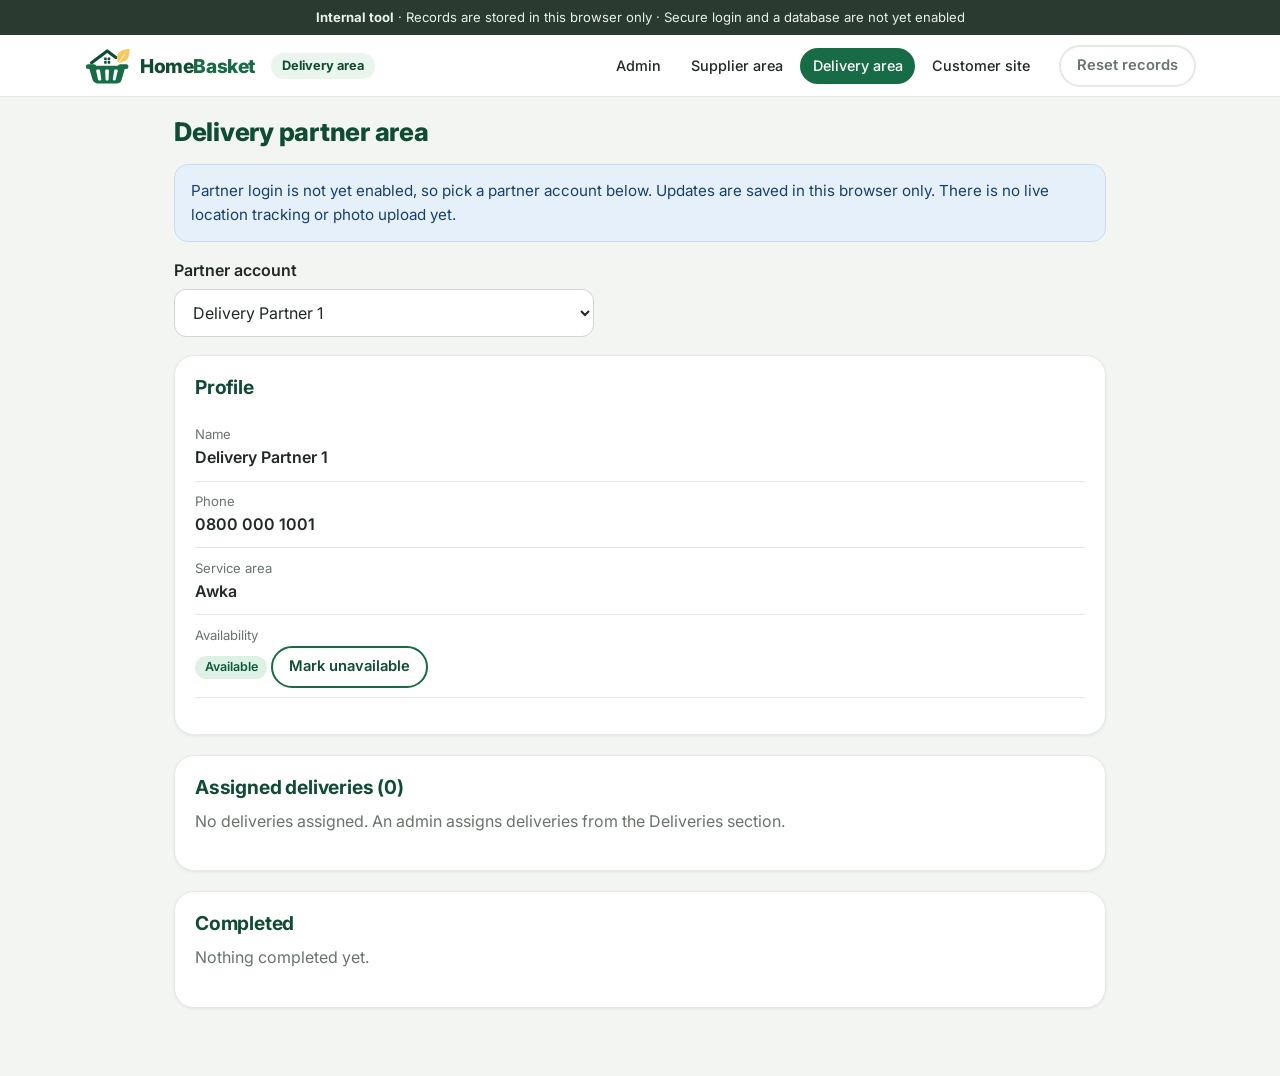
<file: pages/delivery-portal.html>
<!DOCTYPE html>
<html lang="en-NG">
<head>
<meta charset="utf-8">
<meta name="viewport" content="width=device-width, initial-scale=1">
<title>Delivery area — HomeBasket</title>
<meta name="description" content="HomeBasket delivery partner area.">
<meta name="robots" content="noindex, nofollow">
<meta name="theme-color" content="#176B45">
<link rel="icon" type="image/svg+xml" href="../assets/images/favicon.svg">
<link rel="icon" type="image/png" sizes="32x32" href="../assets/images/favicon-32.png">
<link rel="apple-touch-icon" href="../assets/images/apple-touch-icon.png">
<link rel="preconnect" href="https://fonts.googleapis.com">
<link rel="preconnect" href="https://fonts.gstatic.com" crossorigin>
<link href="https://fonts.googleapis.com/css2?family=Inter:wght@400;500;600;700;800&amp;display=swap" rel="stylesheet">
<link rel="stylesheet" href="../assets/css/styles.css">
<link rel="stylesheet" href="../assets/css/components.css">
<link rel="stylesheet" href="../assets/css/dashboard.css">
</head>
<body data-page="delivery" data-root="../" data-layout="dashboard" data-role="Delivery area">
<a class="skip-link" href="#main">Skip to content</a>
<div id="site-header"></div>
<main id="main">
<div class="container dash-single"><div id="delivery-root"></div></div>
</main>

<script src="../assets/js/config.js"></script>
<script src="../assets/js/data-access.js"></script>
<script src="../assets/js/products.js"></script>
<script src="../assets/js/business-data.js"></script>
<script src="../assets/js/store.js"></script>
<script src="../assets/js/notifications.js"></script>
<script src="../assets/js/app.js"></script>
<script src="../assets/js/cart.js"></script>
<script src="../assets/js/deliveries.js"></script>
<script src="../assets/js/admin.js"></script>
</body>
</html>
</file>
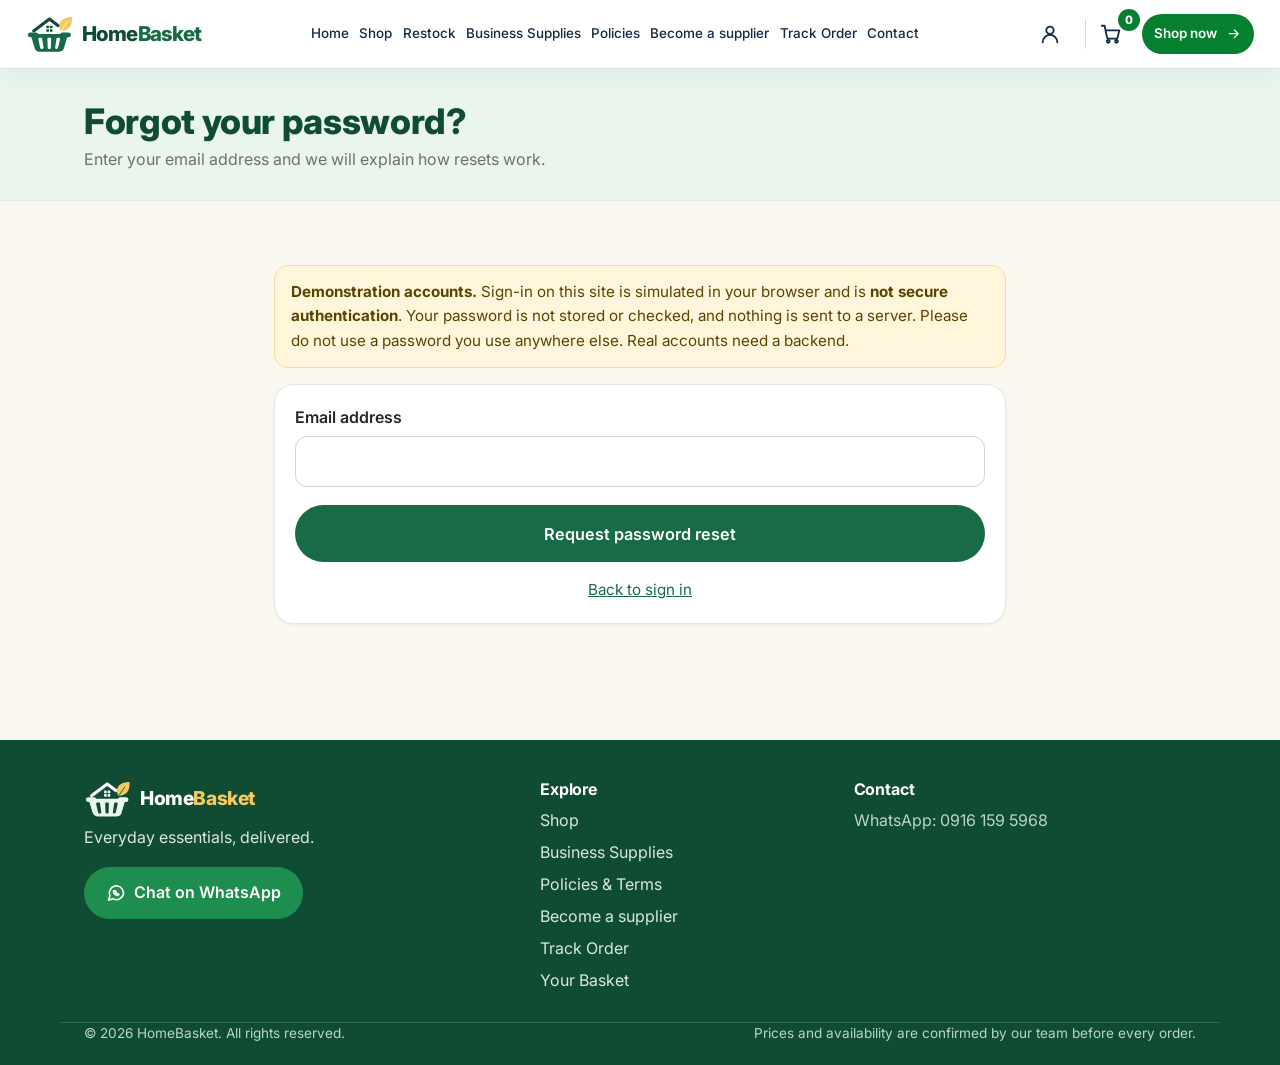
<file: pages/forgot-password.html>
<!DOCTYPE html>
<html lang="en-NG">
<head>
<meta charset="utf-8">
<meta name="viewport" content="width=device-width, initial-scale=1">
<title>Forgot password — HomeBasket</title>
<meta name="description" content="Reset your HomeBasket password.">
<meta name="theme-color" content="#176B45">
<link rel="icon" type="image/svg+xml" href="../assets/images/favicon.svg">
<link rel="icon" type="image/png" sizes="32x32" href="../assets/images/favicon-32.png">
<link rel="apple-touch-icon" href="../assets/images/apple-touch-icon.png">
<link rel="preconnect" href="https://fonts.googleapis.com">
<link rel="preconnect" href="https://fonts.gstatic.com" crossorigin>
<link href="https://fonts.googleapis.com/css2?family=Inter:wght@400;500;600;700;800&amp;display=swap" rel="stylesheet">
<link rel="stylesheet" href="../assets/css/styles.css">
<link rel="stylesheet" href="../assets/css/components.css">
</head>
<body data-page="account" data-root="../">
<a class="skip-link" href="#main">Skip to content</a>
<div id="site-header"></div>
<main id="main">
<section class="page-head"><div class="container"><h1>Forgot your password?</h1><p>Enter your email address and we will explain how resets work.</p></div></section>
<section class="section"><div class="container narrow">
<div class="alert alert-warn" role="note"><strong>Demonstration accounts.</strong> Sign-in on this site is simulated in your browser and is <strong>not secure authentication</strong>. Your password is not stored or checked, and nothing is sent to a server. Please do not use a password you use anywhere else. Real accounts need a backend.</div>
<form id="forgot-form" class="form-card" novalidate>
  <div class="field"><label for="email">Email address</label><input id="email" name="email" type="email" autocomplete="email" aria-describedby="err-email"><p class="field-error" id="err-email" role="alert"></p></div>
  <button type="submit" class="btn btn-primary btn-lg btn-block">Request password reset</button>
  <p class="form-links"><a href="login.html">Back to sign in</a></p>
</form>
<div id="forgot-result" class="alert alert-info" role="status" tabindex="-1" hidden></div>
</div></section>
</main>
<div id="site-footer"></div>
<script src="../assets/js/config.js"></script>
<script src="../assets/js/data-access.js"></script>
<script src="../assets/js/products.js"></script>
<script src="../assets/js/business-data.js"></script>
<script src="../assets/js/store.js"></script>
<script src="../assets/js/notifications.js"></script>
<script src="../assets/js/app.js"></script>
<script src="../assets/js/cart.js"></script>
<script src="../assets/js/order-updates.js"></script>
<script src="../assets/js/account.js"></script>
</body>
</html>
</file>
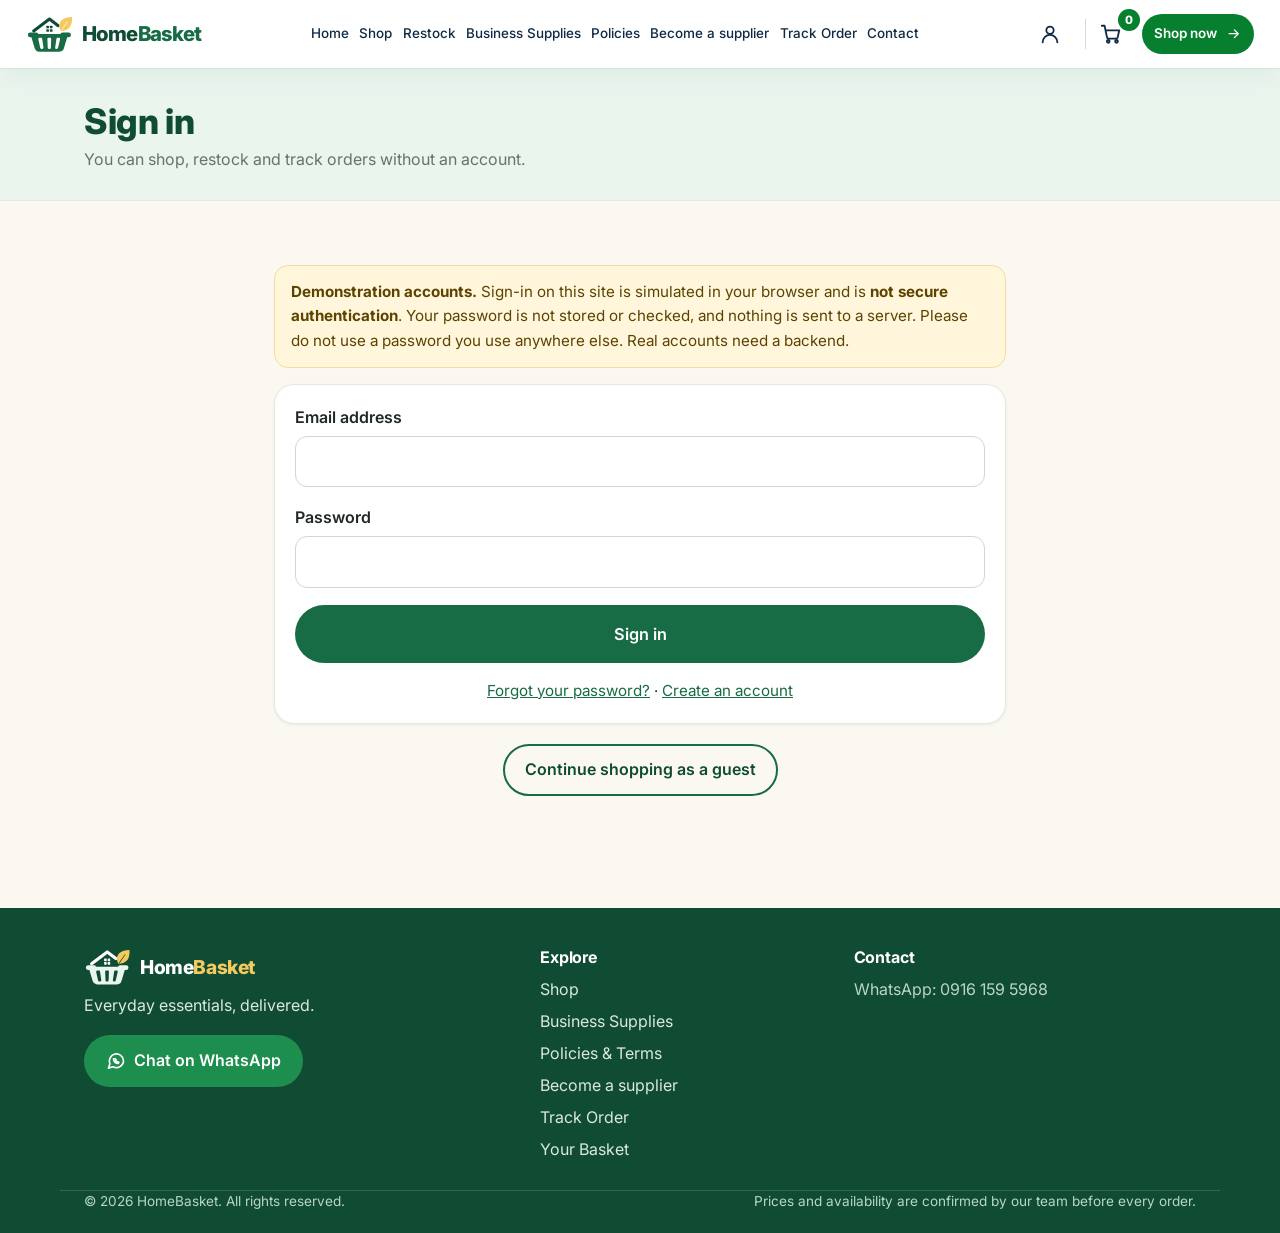
<file: pages/login.html>
<!DOCTYPE html>
<html lang="en-NG">
<head>
<meta charset="utf-8">
<meta name="viewport" content="width=device-width, initial-scale=1">
<title>Sign in — HomeBasket</title>
<meta name="description" content="Sign in to your HomeBasket account.">
<meta name="theme-color" content="#176B45">
<link rel="icon" type="image/svg+xml" href="../assets/images/favicon.svg">
<link rel="icon" type="image/png" sizes="32x32" href="../assets/images/favicon-32.png">
<link rel="apple-touch-icon" href="../assets/images/apple-touch-icon.png">
<link rel="preconnect" href="https://fonts.googleapis.com">
<link rel="preconnect" href="https://fonts.gstatic.com" crossorigin>
<link href="https://fonts.googleapis.com/css2?family=Inter:wght@400;500;600;700;800&amp;display=swap" rel="stylesheet">
<link rel="stylesheet" href="../assets/css/styles.css">
<link rel="stylesheet" href="../assets/css/components.css">
</head>
<body data-page="account" data-root="../">
<a class="skip-link" href="#main">Skip to content</a>
<div id="site-header"></div>
<main id="main">
<section class="page-head"><div class="container"><h1>Sign in</h1><p>You can shop, restock and track orders without an account.</p></div></section>
<section class="section"><div class="container narrow">
<div class="alert alert-warn" role="note"><strong>Demonstration accounts.</strong> Sign-in on this site is simulated in your browser and is <strong>not secure authentication</strong>. Your password is not stored or checked, and nothing is sent to a server. Please do not use a password you use anywhere else. Real accounts need a backend.</div>
<form id="login-form" class="form-card" novalidate>
  <p class="field-error" id="form-error" role="alert"></p>
  <div class="field"><label for="email">Email address</label><input id="email" name="email" type="email" autocomplete="email" aria-describedby="err-email"><p class="field-error" id="err-email" role="alert"></p></div>
  <div class="field"><label for="password">Password</label><input id="password" name="password" type="password" autocomplete="current-password" aria-describedby="err-password"><p class="field-error" id="err-password" role="alert"></p></div>
  <button type="submit" class="btn btn-primary btn-lg btn-block">Sign in</button>
  <p class="form-links"><a href="forgot-password.html">Forgot your password?</a> · <a href="create-account.html">Create an account</a></p>
</form>
<p class="center"><a class="btn btn-outline" href="shop.html">Continue shopping as a guest</a></p>
</div></section>
</main>
<div id="site-footer"></div>
<script src="../assets/js/config.js"></script>
<script src="../assets/js/data-access.js"></script>
<script src="../assets/js/products.js"></script>
<script src="../assets/js/business-data.js"></script>
<script src="../assets/js/store.js"></script>
<script src="../assets/js/notifications.js"></script>
<script src="../assets/js/app.js"></script>
<script src="../assets/js/cart.js"></script>
<script src="../assets/js/order-updates.js"></script>
<script src="../assets/js/account.js"></script>
</body>
</html>
</file>
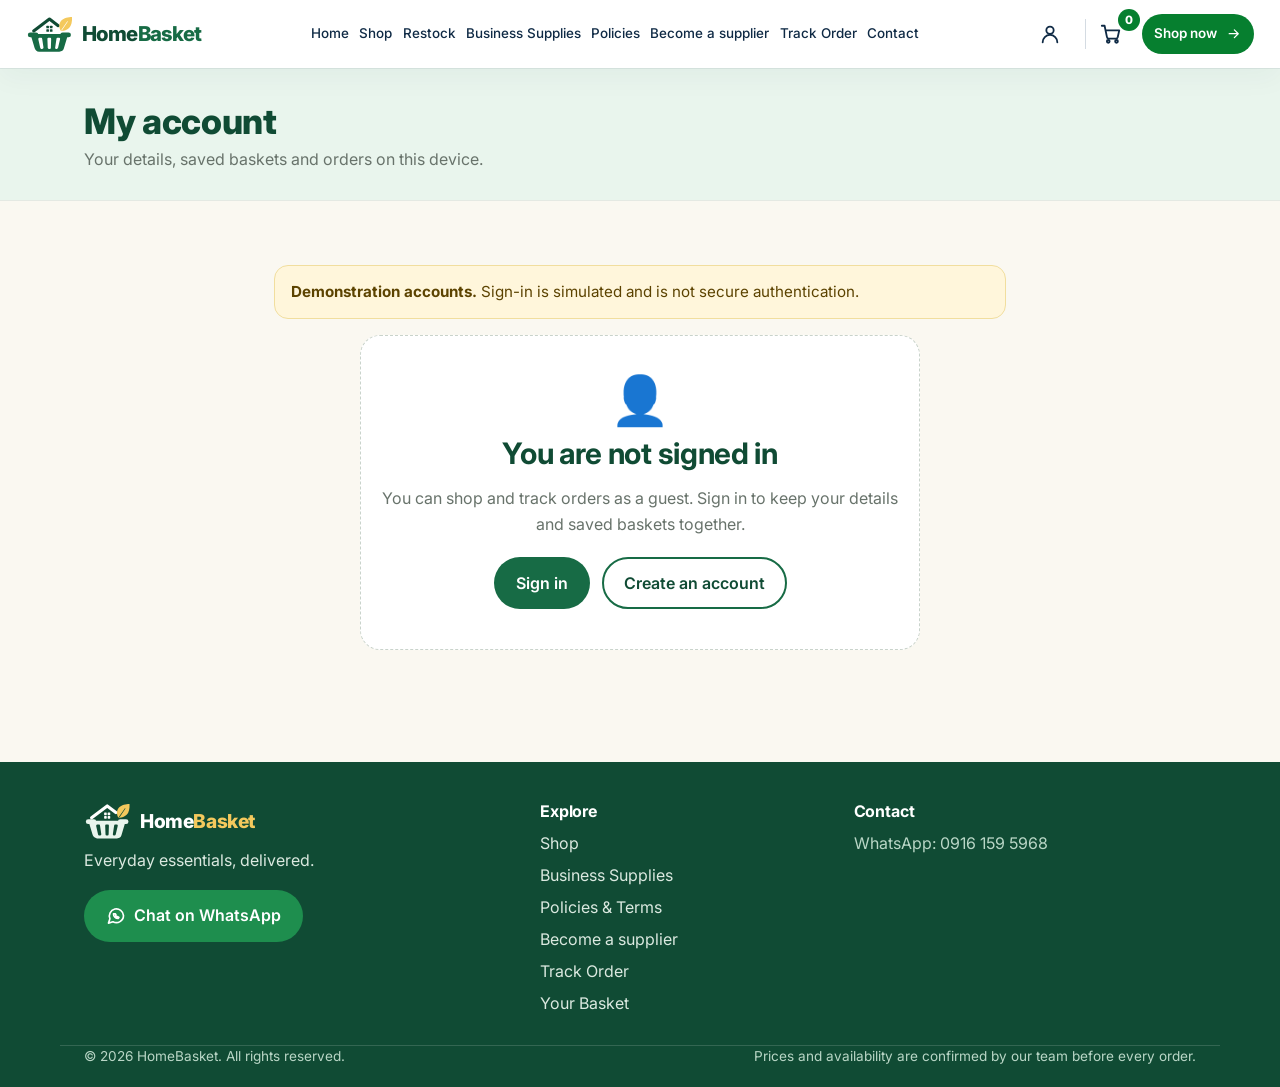
<file: pages/my-account.html>
<!DOCTYPE html>
<html lang="en-NG">
<head>
<meta charset="utf-8">
<meta name="viewport" content="width=device-width, initial-scale=1">
<title>My account — HomeBasket</title>
<meta name="description" content="Your HomeBasket account, saved baskets and orders.">
<meta name="theme-color" content="#176B45">
<link rel="icon" type="image/svg+xml" href="../assets/images/favicon.svg">
<link rel="icon" type="image/png" sizes="32x32" href="../assets/images/favicon-32.png">
<link rel="apple-touch-icon" href="../assets/images/apple-touch-icon.png">
<link rel="preconnect" href="https://fonts.googleapis.com">
<link rel="preconnect" href="https://fonts.gstatic.com" crossorigin>
<link href="https://fonts.googleapis.com/css2?family=Inter:wght@400;500;600;700;800&amp;display=swap" rel="stylesheet">
<link rel="stylesheet" href="../assets/css/styles.css">
<link rel="stylesheet" href="../assets/css/components.css">
</head>
<body data-page="account" data-root="../">
<a class="skip-link" href="#main">Skip to content</a>
<div id="site-header"></div>
<main id="main">
<section class="page-head"><div class="container"><h1>My account</h1><p>Your details, saved baskets and orders on this device.</p></div></section>
<section class="section"><div class="container narrow">
<div id="account-root"><p class="muted">Loading your account…</p></div>
</div></section>
</main>
<div id="site-footer"></div>
<script src="../assets/js/config.js"></script>
<script src="../assets/js/data-access.js"></script>
<script src="../assets/js/products.js"></script>
<script src="../assets/js/business-data.js"></script>
<script src="../assets/js/store.js"></script>
<script src="../assets/js/notifications.js"></script>
<script src="../assets/js/app.js"></script>
<script src="../assets/js/cart.js"></script>
<script src="../assets/js/order-updates.js"></script>
<script src="../assets/js/account.js"></script>
</body>
</html>
</file>
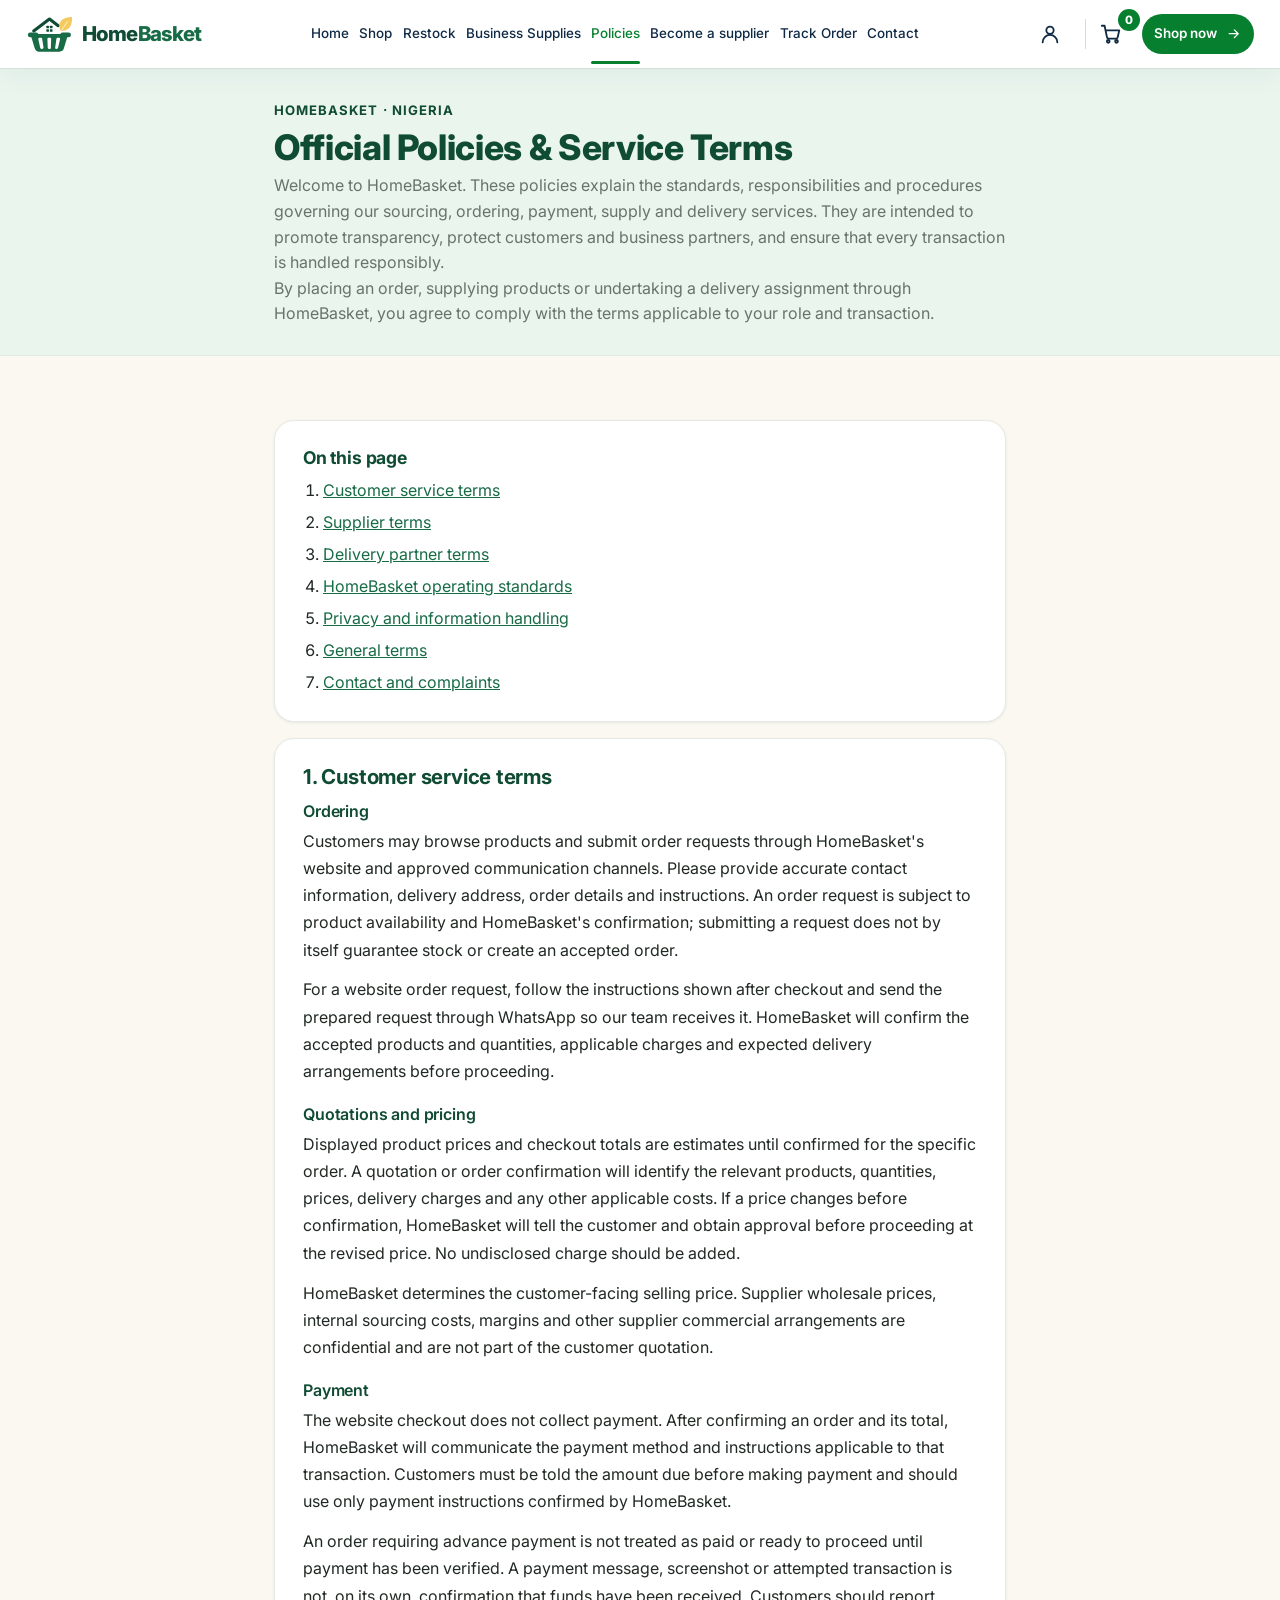
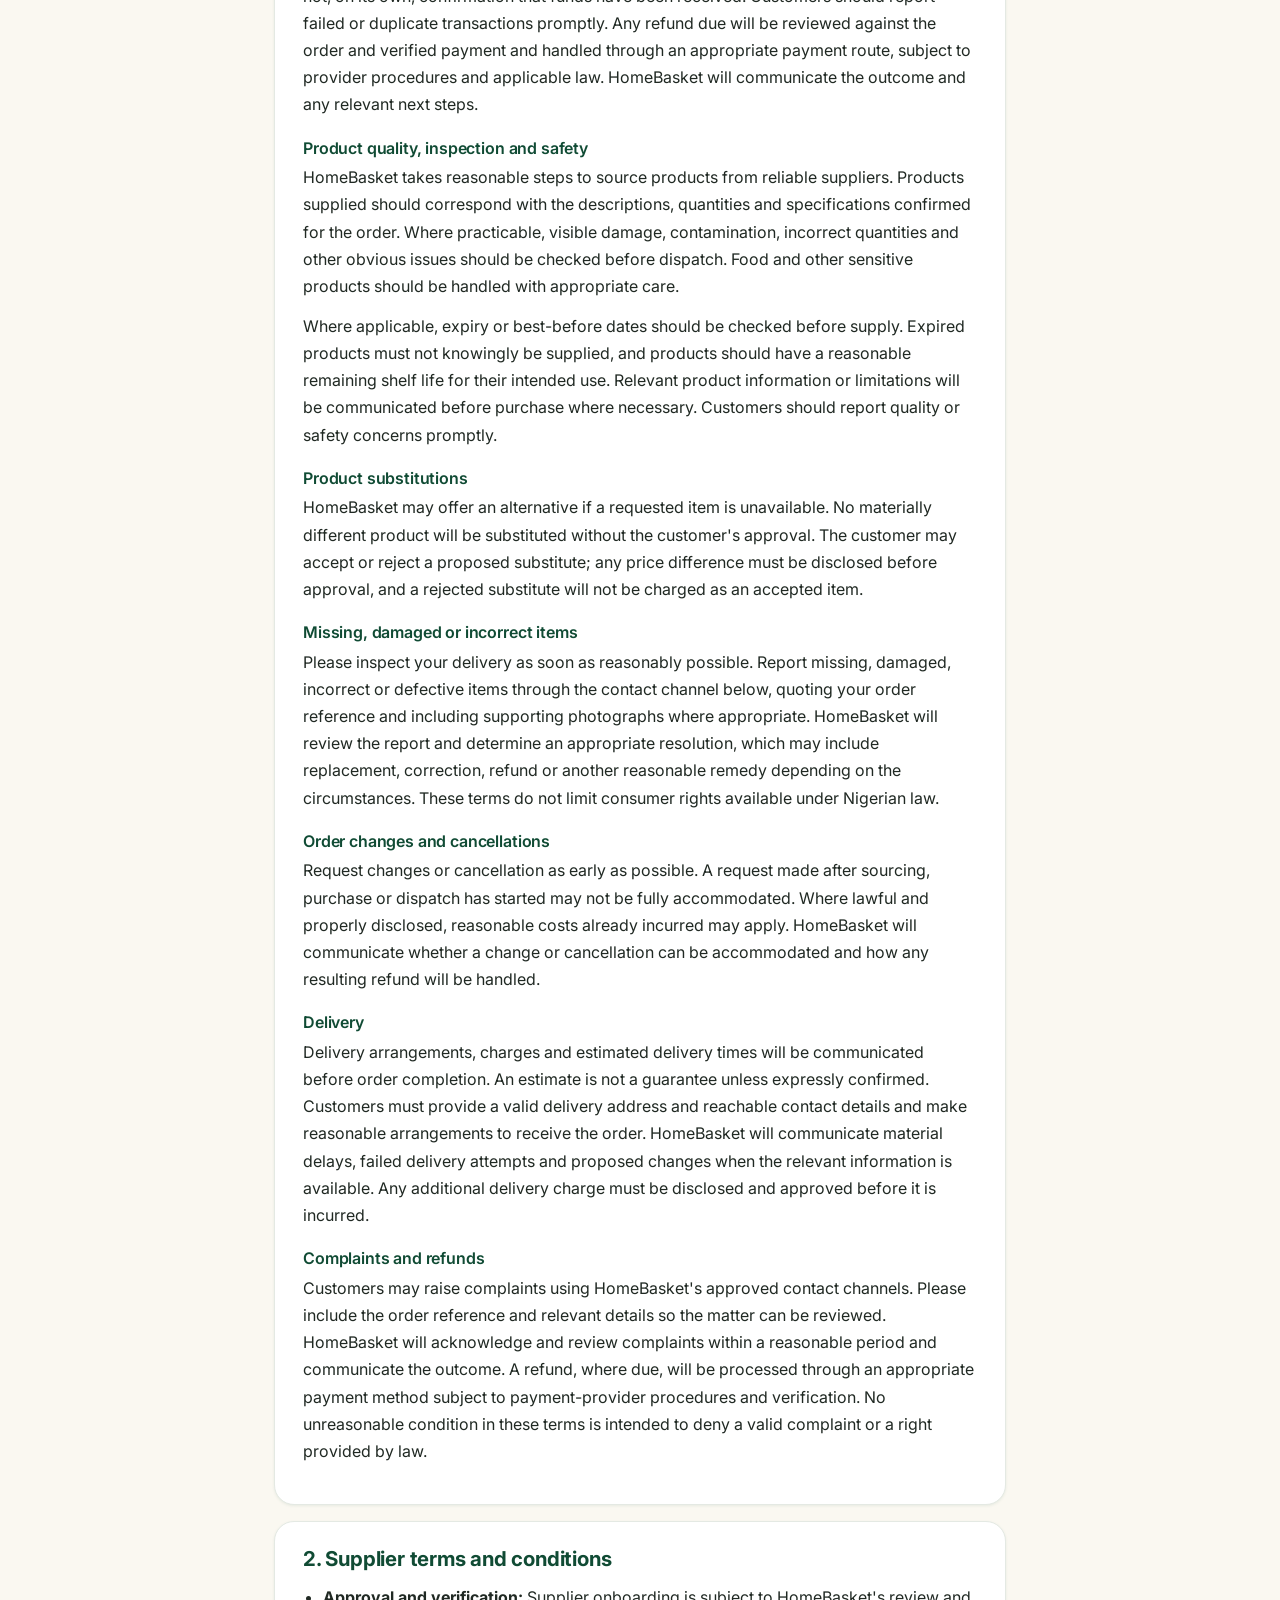
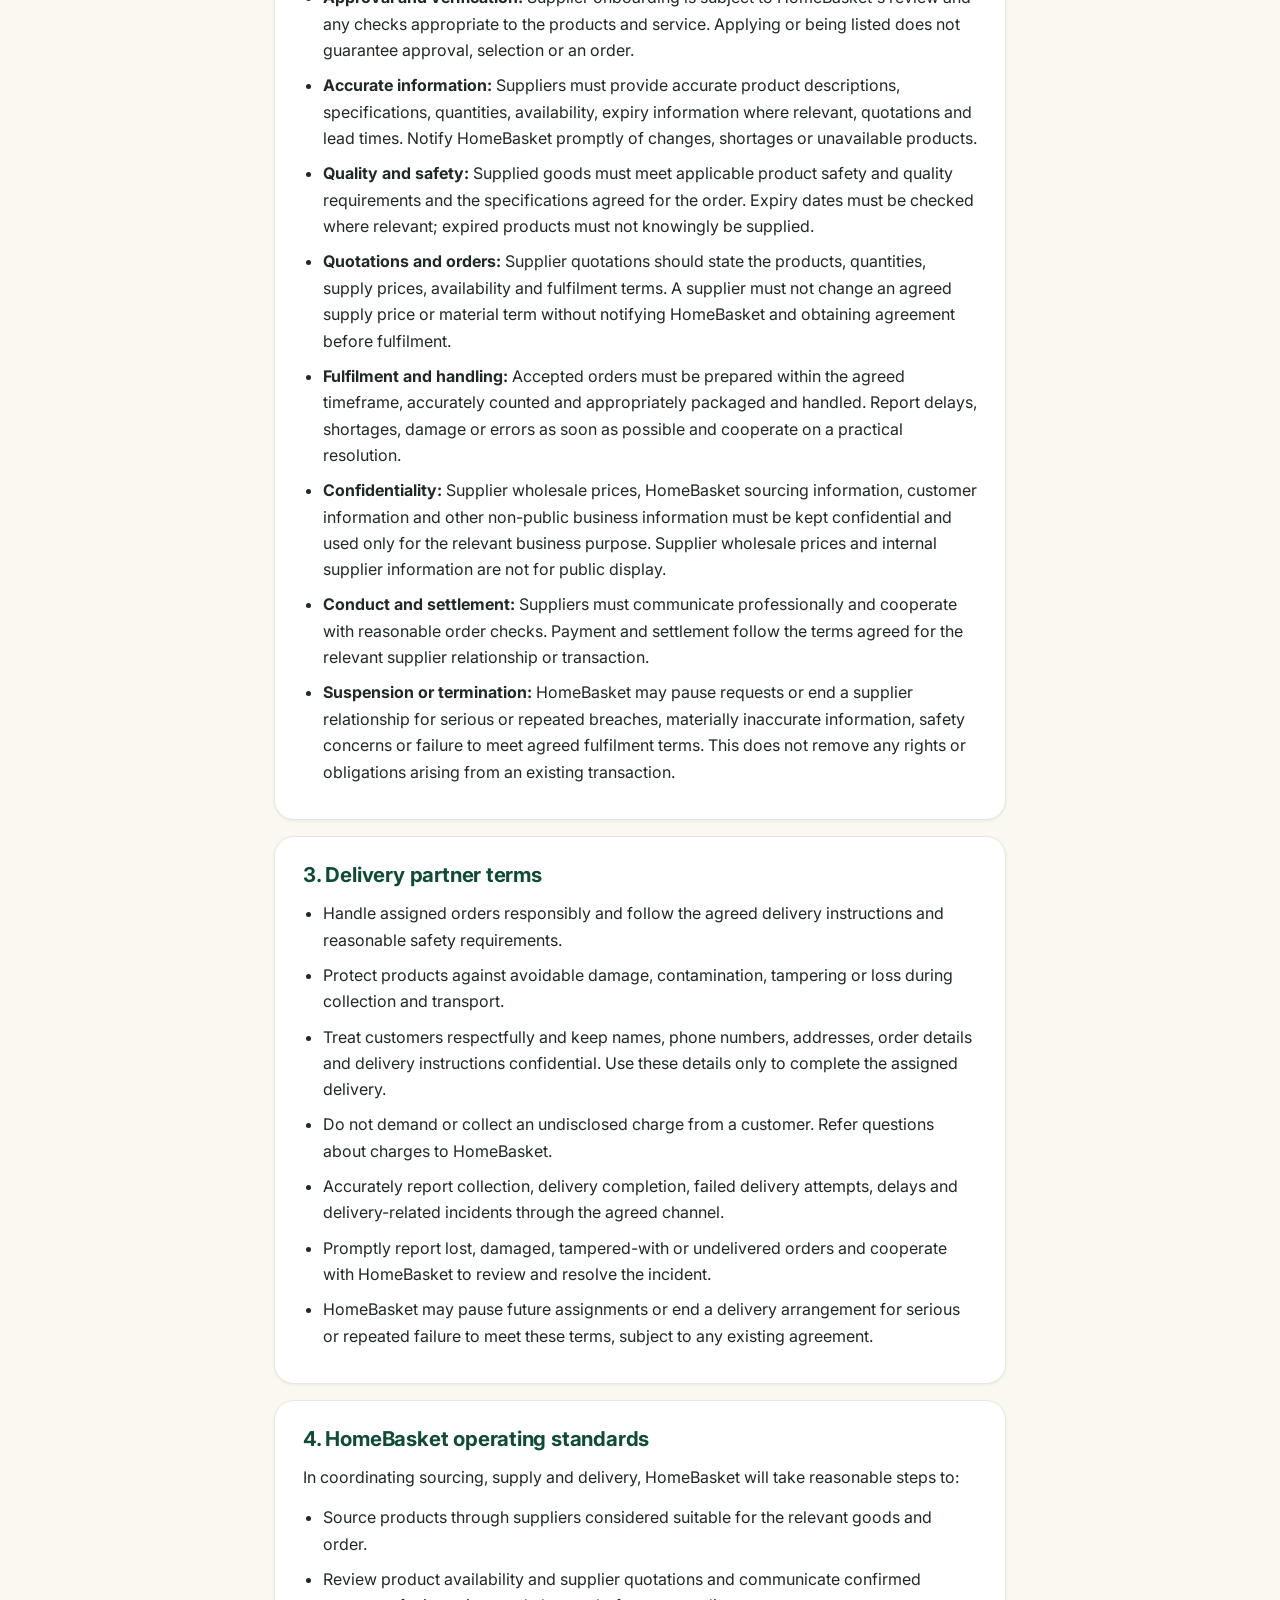
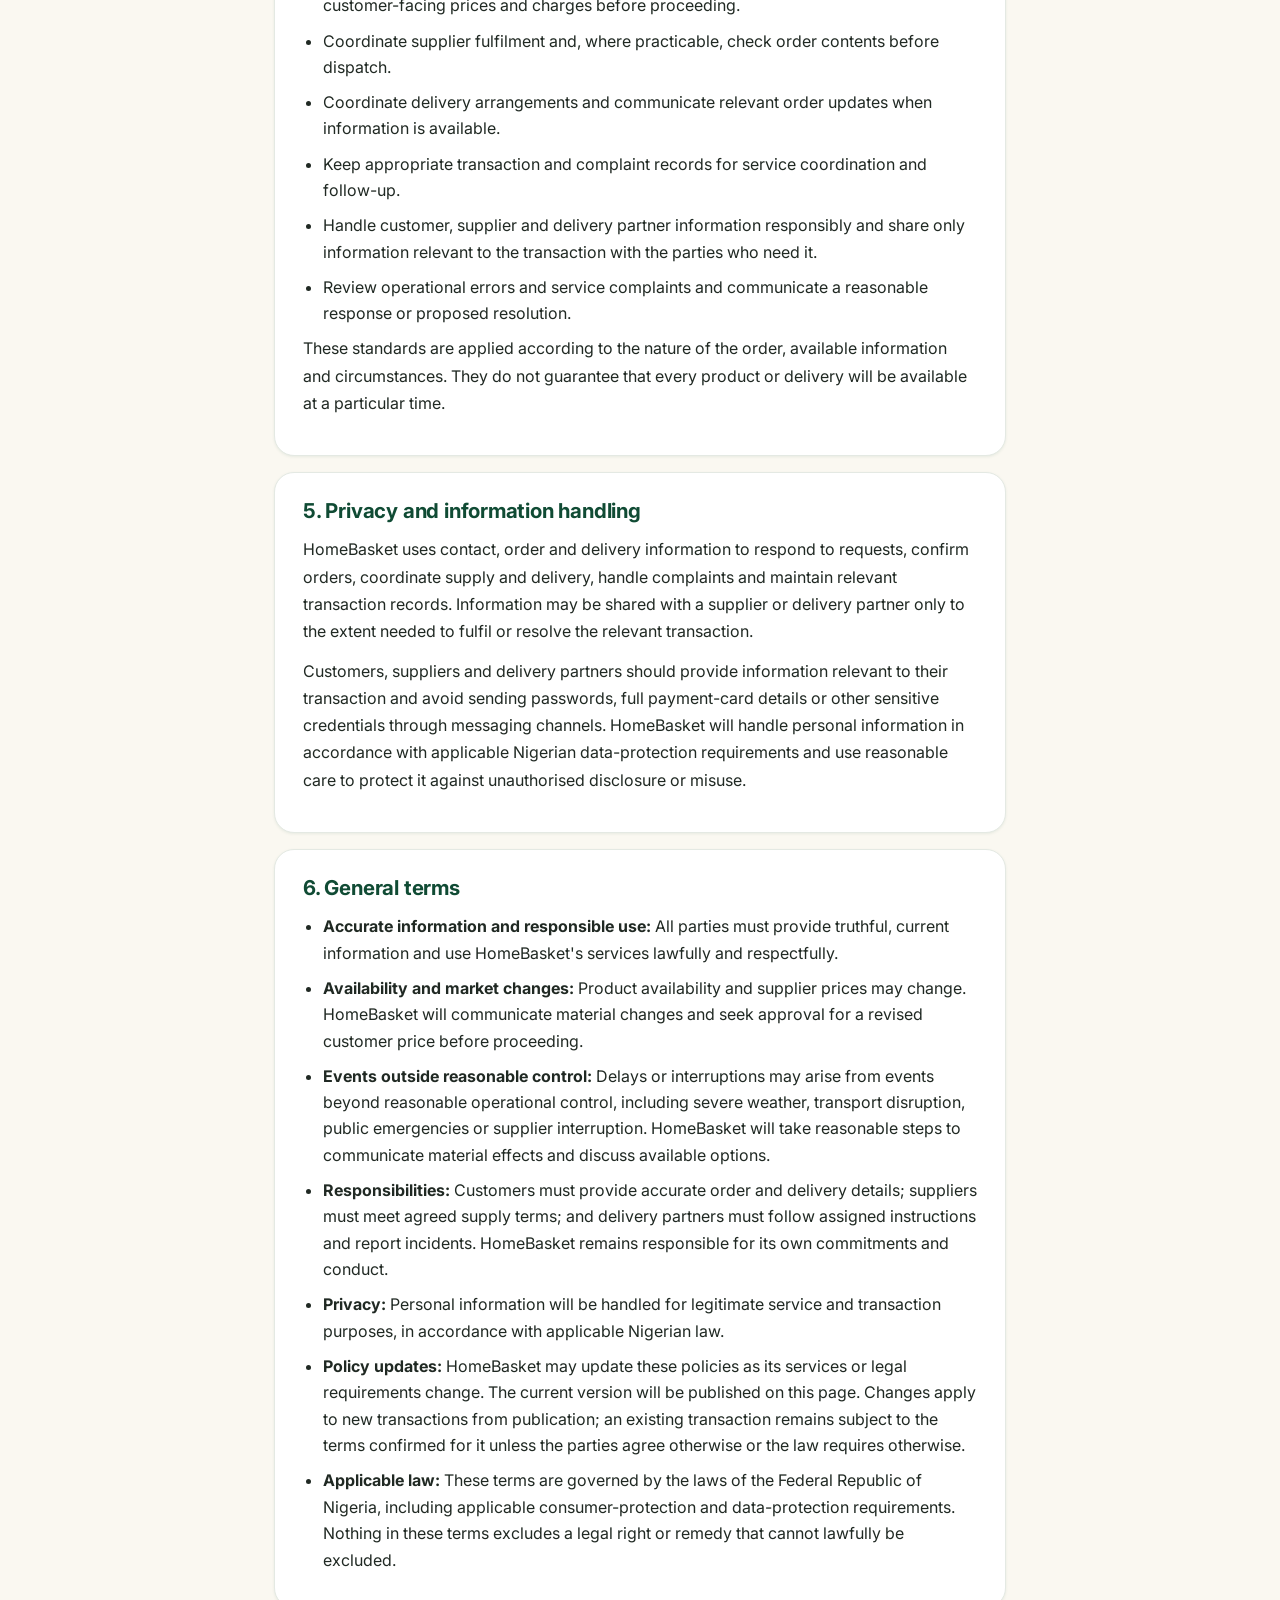
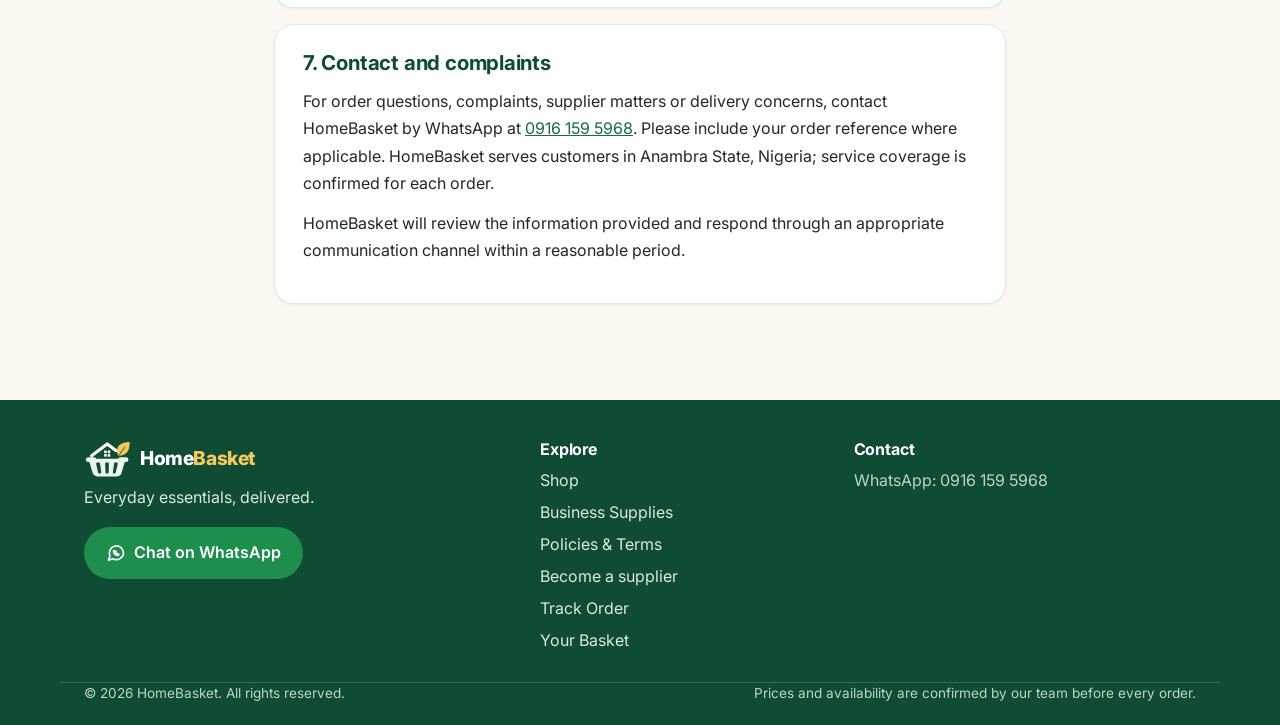
<file: pages/policies.html>
<!DOCTYPE html>
<html lang="en-NG">
<head>
<meta charset="utf-8">
<meta name="viewport" content="width=device-width, initial-scale=1">
<title>Official Policies &amp; Service Terms — HomeBasket</title>
<meta name="description" content="Official HomeBasket policies and service terms for customers, suppliers and delivery partners in Nigeria.">
<meta name="theme-color" content="#176B45">
<link rel="icon" type="image/svg+xml" href="../assets/images/favicon.svg">
<link rel="icon" type="image/png" sizes="32x32" href="../assets/images/favicon-32.png">
<link rel="apple-touch-icon" href="../assets/images/apple-touch-icon.png">
<link rel="preconnect" href="https://fonts.googleapis.com">
<link rel="preconnect" href="https://fonts.gstatic.com" crossorigin>
<link href="https://fonts.googleapis.com/css2?family=Inter:wght@400;500;600;700;800&amp;display=swap" rel="stylesheet">
<link rel="stylesheet" href="../assets/css/styles.css">
<link rel="stylesheet" href="../assets/css/components.css">
</head>
<body data-page="policies" data-root="../">
<a class="skip-link" href="#main">Skip to content</a>
<div id="site-header"></div>
<main id="main">
<section class="page-head">
  <div class="container narrow">
    <p class="policy-eyebrow">HomeBasket · Nigeria</p>
    <h1>Official Policies &amp; Service Terms</h1>
    <p>Welcome to HomeBasket. These policies explain the standards, responsibilities and procedures governing our sourcing, ordering, payment, supply and delivery services. They are intended to promote transparency, protect customers and business partners, and ensure that every transaction is handled responsibly.</p>
    <p>By placing an order, supplying products or undertaking a delivery assignment through HomeBasket, you agree to comply with the terms applicable to your role and transaction.</p>
  </div>
</section>

<section class="section">
  <div class="container narrow policy-layout">
    <nav class="policy-toc" aria-label="Policies and service terms contents">
      <h2>On this page</h2>
      <ol>
        <li><a href="#customers">Customer service terms</a></li>
        <li><a href="#suppliers">Supplier terms</a></li>
        <li><a href="#delivery-partners">Delivery partner terms</a></li>
        <li><a href="#operating-standards">HomeBasket operating standards</a></li>
        <li><a href="#privacy">Privacy and information handling</a></li>
        <li><a href="#general">General terms</a></li>
        <li><a href="#contact">Contact and complaints</a></li>
      </ol>
    </nav>

    <article class="policy-card" id="customers">
      <h2>1. Customer service terms</h2>
      <h3>Ordering</h3>
      <p>Customers may browse products and submit order requests through HomeBasket's website and approved communication channels. Please provide accurate contact information, delivery address, order details and instructions. An order request is subject to product availability and HomeBasket's confirmation; submitting a request does not by itself guarantee stock or create an accepted order.</p>
      <p>For a website order request, follow the instructions shown after checkout and send the prepared request through WhatsApp so our team receives it. HomeBasket will confirm the accepted products and quantities, applicable charges and expected delivery arrangements before proceeding.</p>

      <h3>Quotations and pricing</h3>
      <p>Displayed product prices and checkout totals are estimates until confirmed for the specific order. A quotation or order confirmation will identify the relevant products, quantities, prices, delivery charges and any other applicable costs. If a price changes before confirmation, HomeBasket will tell the customer and obtain approval before proceeding at the revised price. No undisclosed charge should be added.</p>
      <p>HomeBasket determines the customer-facing selling price. Supplier wholesale prices, internal sourcing costs, margins and other supplier commercial arrangements are confidential and are not part of the customer quotation.</p>

      <h3>Payment</h3>
      <p>The website checkout does not collect payment. After confirming an order and its total, HomeBasket will communicate the payment method and instructions applicable to that transaction. Customers must be told the amount due before making payment and should use only payment instructions confirmed by HomeBasket.</p>
      <p>An order requiring advance payment is not treated as paid or ready to proceed until payment has been verified. A payment message, screenshot or attempted transaction is not, on its own, confirmation that funds have been received. Customers should report failed or duplicate transactions promptly. Any refund due will be reviewed against the order and verified payment and handled through an appropriate payment route, subject to provider procedures and applicable law. HomeBasket will communicate the outcome and any relevant next steps.</p>

      <h3>Product quality, inspection and safety</h3>
      <p>HomeBasket takes reasonable steps to source products from reliable suppliers. Products supplied should correspond with the descriptions, quantities and specifications confirmed for the order. Where practicable, visible damage, contamination, incorrect quantities and other obvious issues should be checked before dispatch. Food and other sensitive products should be handled with appropriate care.</p>
      <p>Where applicable, expiry or best-before dates should be checked before supply. Expired products must not knowingly be supplied, and products should have a reasonable remaining shelf life for their intended use. Relevant product information or limitations will be communicated before purchase where necessary. Customers should report quality or safety concerns promptly.</p>

      <h3>Product substitutions</h3>
      <p>HomeBasket may offer an alternative if a requested item is unavailable. No materially different product will be substituted without the customer's approval. The customer may accept or reject a proposed substitute; any price difference must be disclosed before approval, and a rejected substitute will not be charged as an accepted item.</p>

      <h3>Missing, damaged or incorrect items</h3>
      <p>Please inspect your delivery as soon as reasonably possible. Report missing, damaged, incorrect or defective items through the contact channel below, quoting your order reference and including supporting photographs where appropriate. HomeBasket will review the report and determine an appropriate resolution, which may include replacement, correction, refund or another reasonable remedy depending on the circumstances. These terms do not limit consumer rights available under Nigerian law.</p>

      <h3>Order changes and cancellations</h3>
      <p>Request changes or cancellation as early as possible. A request made after sourcing, purchase or dispatch has started may not be fully accommodated. Where lawful and properly disclosed, reasonable costs already incurred may apply. HomeBasket will communicate whether a change or cancellation can be accommodated and how any resulting refund will be handled.</p>

      <h3>Delivery</h3>
      <p>Delivery arrangements, charges and estimated delivery times will be communicated before order completion. An estimate is not a guarantee unless expressly confirmed. Customers must provide a valid delivery address and reachable contact details and make reasonable arrangements to receive the order. HomeBasket will communicate material delays, failed delivery attempts and proposed changes when the relevant information is available. Any additional delivery charge must be disclosed and approved before it is incurred.</p>

      <h3>Complaints and refunds</h3>
      <p>Customers may raise complaints using HomeBasket's approved contact channels. Please include the order reference and relevant details so the matter can be reviewed. HomeBasket will acknowledge and review complaints within a reasonable period and communicate the outcome. A refund, where due, will be processed through an appropriate payment method subject to payment-provider procedures and verification. No unreasonable condition in these terms is intended to deny a valid complaint or a right provided by law.</p>
    </article>

    <article class="policy-card" id="suppliers">
      <h2>2. Supplier terms and conditions</h2>
      <ul>
        <li><strong>Approval and verification:</strong> Supplier onboarding is subject to HomeBasket's review and any checks appropriate to the products and service. Applying or being listed does not guarantee approval, selection or an order.</li>
        <li><strong>Accurate information:</strong> Suppliers must provide accurate product descriptions, specifications, quantities, availability, expiry information where relevant, quotations and lead times. Notify HomeBasket promptly of changes, shortages or unavailable products.</li>
        <li><strong>Quality and safety:</strong> Supplied goods must meet applicable product safety and quality requirements and the specifications agreed for the order. Expiry dates must be checked where relevant; expired products must not knowingly be supplied.</li>
        <li><strong>Quotations and orders:</strong> Supplier quotations should state the products, quantities, supply prices, availability and fulfilment terms. A supplier must not change an agreed supply price or material term without notifying HomeBasket and obtaining agreement before fulfilment.</li>
        <li><strong>Fulfilment and handling:</strong> Accepted orders must be prepared within the agreed timeframe, accurately counted and appropriately packaged and handled. Report delays, shortages, damage or errors as soon as possible and cooperate on a practical resolution.</li>
        <li><strong>Confidentiality:</strong> Supplier wholesale prices, HomeBasket sourcing information, customer information and other non-public business information must be kept confidential and used only for the relevant business purpose. Supplier wholesale prices and internal supplier information are not for public display.</li>
        <li><strong>Conduct and settlement:</strong> Suppliers must communicate professionally and cooperate with reasonable order checks. Payment and settlement follow the terms agreed for the relevant supplier relationship or transaction.</li>
        <li><strong>Suspension or termination:</strong> HomeBasket may pause requests or end a supplier relationship for serious or repeated breaches, materially inaccurate information, safety concerns or failure to meet agreed fulfilment terms. This does not remove any rights or obligations arising from an existing transaction.</li>
      </ul>
    </article>

    <article class="policy-card" id="delivery-partners">
      <h2>3. Delivery partner terms</h2>
      <ul>
        <li>Handle assigned orders responsibly and follow the agreed delivery instructions and reasonable safety requirements.</li>
        <li>Protect products against avoidable damage, contamination, tampering or loss during collection and transport.</li>
        <li>Treat customers respectfully and keep names, phone numbers, addresses, order details and delivery instructions confidential. Use these details only to complete the assigned delivery.</li>
        <li>Do not demand or collect an undisclosed charge from a customer. Refer questions about charges to HomeBasket.</li>
        <li>Accurately report collection, delivery completion, failed delivery attempts, delays and delivery-related incidents through the agreed channel.</li>
        <li>Promptly report lost, damaged, tampered-with or undelivered orders and cooperate with HomeBasket to review and resolve the incident.</li>
        <li>HomeBasket may pause future assignments or end a delivery arrangement for serious or repeated failure to meet these terms, subject to any existing agreement.</li>
      </ul>
    </article>

    <article class="policy-card" id="operating-standards">
      <h2>4. HomeBasket operating standards</h2>
      <p>In coordinating sourcing, supply and delivery, HomeBasket will take reasonable steps to:</p>
      <ul>
        <li>Source products through suppliers considered suitable for the relevant goods and order.</li>
        <li>Review product availability and supplier quotations and communicate confirmed customer-facing prices and charges before proceeding.</li>
        <li>Coordinate supplier fulfilment and, where practicable, check order contents before dispatch.</li>
        <li>Coordinate delivery arrangements and communicate relevant order updates when information is available.</li>
        <li>Keep appropriate transaction and complaint records for service coordination and follow-up.</li>
        <li>Handle customer, supplier and delivery partner information responsibly and share only information relevant to the transaction with the parties who need it.</li>
        <li>Review operational errors and service complaints and communicate a reasonable response or proposed resolution.</li>
      </ul>
      <p>These standards are applied according to the nature of the order, available information and circumstances. They do not guarantee that every product or delivery will be available at a particular time.</p>
    </article>

    <article class="policy-card" id="privacy">
      <h2>5. Privacy and information handling</h2>
      <p>HomeBasket uses contact, order and delivery information to respond to requests, confirm orders, coordinate supply and delivery, handle complaints and maintain relevant transaction records. Information may be shared with a supplier or delivery partner only to the extent needed to fulfil or resolve the relevant transaction.</p>
      <p>Customers, suppliers and delivery partners should provide information relevant to their transaction and avoid sending passwords, full payment-card details or other sensitive credentials through messaging channels. HomeBasket will handle personal information in accordance with applicable Nigerian data-protection requirements and use reasonable care to protect it against unauthorised disclosure or misuse.</p>
    </article>

    <article class="policy-card" id="general">
      <h2>6. General terms</h2>
      <ul>
        <li><strong>Accurate information and responsible use:</strong> All parties must provide truthful, current information and use HomeBasket's services lawfully and respectfully.</li>
        <li><strong>Availability and market changes:</strong> Product availability and supplier prices may change. HomeBasket will communicate material changes and seek approval for a revised customer price before proceeding.</li>
        <li><strong>Events outside reasonable control:</strong> Delays or interruptions may arise from events beyond reasonable operational control, including severe weather, transport disruption, public emergencies or supplier interruption. HomeBasket will take reasonable steps to communicate material effects and discuss available options.</li>
        <li><strong>Responsibilities:</strong> Customers must provide accurate order and delivery details; suppliers must meet agreed supply terms; and delivery partners must follow assigned instructions and report incidents. HomeBasket remains responsible for its own commitments and conduct.</li>
        <li><strong>Privacy:</strong> Personal information will be handled for legitimate service and transaction purposes, in accordance with applicable Nigerian law.</li>
        <li><strong>Policy updates:</strong> HomeBasket may update these policies as its services or legal requirements change. The current version will be published on this page. Changes apply to new transactions from publication; an existing transaction remains subject to the terms confirmed for it unless the parties agree otherwise or the law requires otherwise.</li>
        <li><strong>Applicable law:</strong> These terms are governed by the laws of the Federal Republic of Nigeria, including applicable consumer-protection and data-protection requirements. Nothing in these terms excludes a legal right or remedy that cannot lawfully be excluded.</li>
      </ul>
    </article>

    <article class="policy-card" id="contact">
      <h2>7. Contact and complaints</h2>
      <p>For order questions, complaints, supplier matters or delivery concerns, contact HomeBasket by WhatsApp at <a href="https://wa.me/2349161595968">0916 159 5968</a>. Please include your order reference where applicable. HomeBasket serves customers in Anambra State, Nigeria; service coverage is confirmed for each order.</p>
      <p>HomeBasket will review the information provided and respond through an appropriate communication channel within a reasonable period.</p>
      <!-- Owner: Add verified registered business name, office address or support email here if these details are required for publication. -->
    </article>
  </div>
</section>
</main>
<div id="site-footer"></div>

<script src="../assets/js/config.js"></script>
<script src="../assets/js/data-access.js"></script>
<script src="../assets/js/products.js"></script>
<script src="../assets/js/business-data.js"></script>
<script src="../assets/js/store.js"></script>
<script src="../assets/js/notifications.js"></script>
<script src="../assets/js/app.js"></script>
<script src="../assets/js/cart.js"></script>
</body>
</html>
</file>
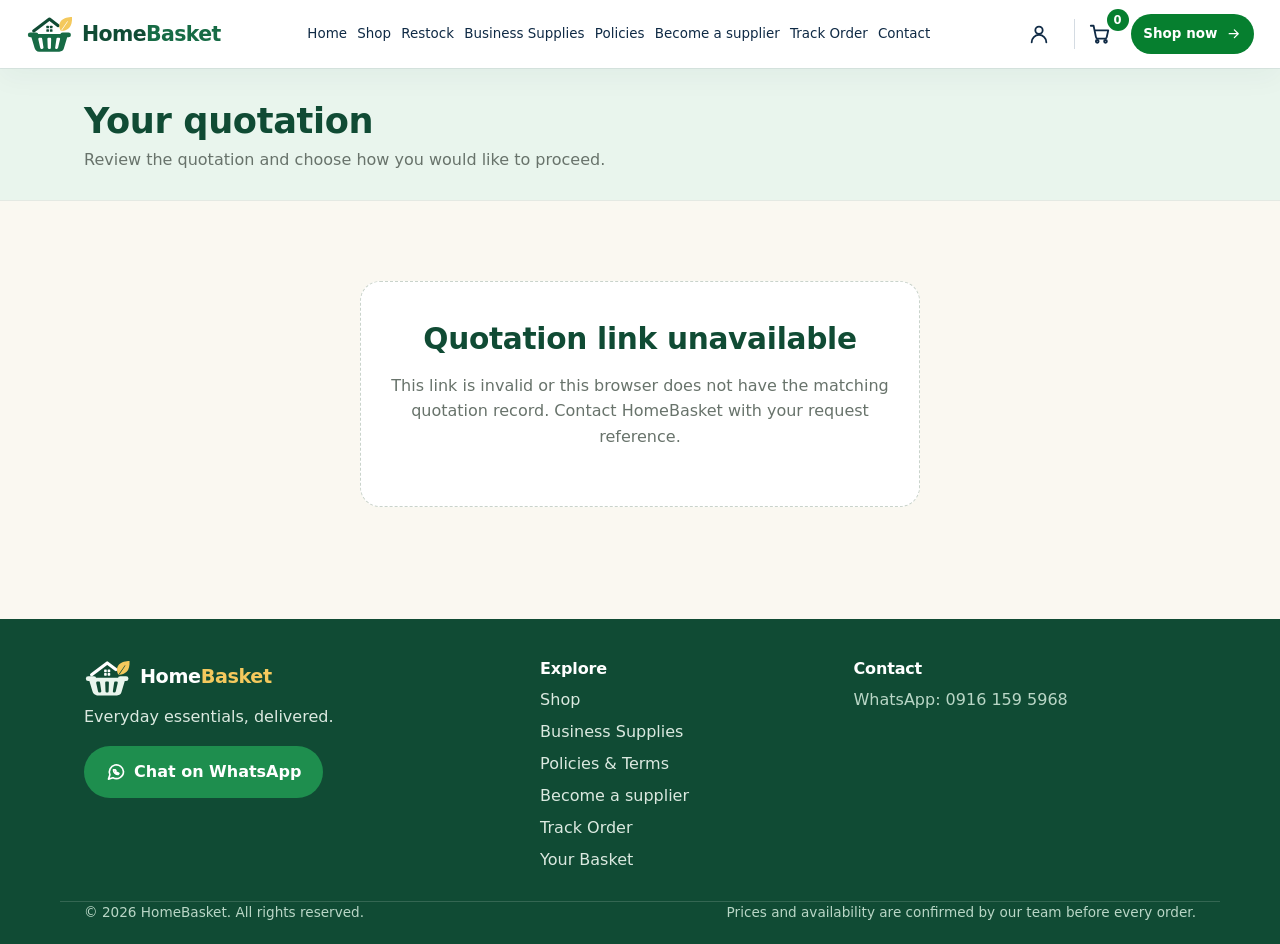
<file: pages/quotation.html>
<!DOCTYPE html>
<html lang="en-NG">
<head>
<meta charset="utf-8">
<meta name="viewport" content="width=device-width, initial-scale=1">
<title>Your quotation — HomeBasket</title>
<meta name="description" content="Review and respond to your HomeBasket quotation.">
<meta name="robots" content="noindex, nofollow">
<meta name="theme-color" content="#176B45">
<link rel="icon" type="image/svg+xml" href="../assets/images/favicon.svg">
<link rel="stylesheet" href="../assets/css/styles.css">
<link rel="stylesheet" href="../assets/css/components.css">
</head>
<body data-page="quotation" data-root="../">
<a class="skip-link" href="#main">Skip to content</a>
<div id="site-header"></div>
<main id="main">
<section class="page-head"><div class="container"><h1>Your quotation</h1><p>Review the quotation and choose how you would like to proceed.</p></div></section>
<section class="section"><div class="container narrow">
  <div id="business-quotation-root" aria-live="polite"><p class="muted">Loading quotation…</p></div>
</div></section>
</main>
<div id="site-footer"></div>
<script src="../assets/js/config.js"></script>
<script src="../assets/js/data-access.js"></script>
<script src="../assets/js/products.js"></script>
<script src="../assets/js/business-data.js"></script>
<script src="../assets/js/store.js"></script>
<script src="../assets/js/notifications.js"></script>
<script src="../assets/js/app.js"></script>
<script src="../assets/js/cart.js"></script>
<script src="../assets/js/business-quotation.js"></script>
</body>
</html>
</file>
<file: assets/css/styles.css>
/* ==========================================================================
   HomeBasket — base styles (mobile-first)
   ========================================================================== */
:root {
  --green: #176B45; --green-dark: #104B34; --green-soft: #E9F5ED;
  --cream: #FAF8F1; --white: #FFFFFF; --text: #202923; --muted: #68736B;
  --yellow: #F4C95D; --border: #E4E9E3; --danger: #B3261E; --wa: #1E8E4E;
  --radius: 14px; --radius-lg: 20px;
  --shadow-sm: 0 1px 3px rgba(16,75,52,.08);
  --shadow: 0 6px 20px rgba(16,75,52,.09);
  --font: "Inter", system-ui, -apple-system, "Segoe UI", Roboto, "Helvetica Neue", Arial, sans-serif;
}
*, *::before, *::after { box-sizing: border-box; }
html { scroll-behavior: smooth; -webkit-text-size-adjust: 100%; }
body { margin: 0; font-family: var(--font); font-size: 1rem; line-height: 1.6; color: var(--text); background: var(--cream); }
img { max-width: 100%; height: auto; display: block; }
a { color: var(--green); }
h1, h2, h3, h4 { line-height: 1.2; margin: 0 0 .5em; color: var(--green-dark); letter-spacing: -.01em; }
h1 { font-size: 2rem; font-weight: 800; }
h2 { font-size: 1.5rem; font-weight: 700; }
h3 { font-size: 1.05rem; font-weight: 600; }
p { margin: 0 0 1em; }
ul, ol { margin: 0; padding: 0; }
.container { width: 100%; max-width: 1160px; margin: 0 auto; padding: 0 1.1rem; }
.narrow { max-width: 780px; }
.muted { color: var(--muted); }
.center { text-align: center; }
.sr-only { position: absolute; width: 1px; height: 1px; overflow: hidden; clip: rect(0 0 0 0); white-space: nowrap; }
.skip-link { position: absolute; left: -999px; top: 0; background: var(--green-dark); color: #fff; padding: .6rem 1rem; z-index: 200; border-radius: 0 0 8px 0; }
.skip-link:focus { left: 0; }
:focus-visible { outline: 3px solid var(--yellow); outline-offset: 2px; box-shadow: 0 0 0 5px var(--green-dark); }
.icon { width: 1.25em; height: 1.25em; flex: none; }

/* Buttons */
.btn { display: inline-flex; align-items: center; justify-content: center; gap: .5rem; min-height: 46px; padding: .7rem 1.25rem; border-radius: 999px; border: 2px solid transparent; font: inherit; font-weight: 600; text-decoration: none; cursor: pointer; transition: background .15s, color .15s, border-color .15s, transform .1s; text-align: center; }
.btn:active { transform: scale(.98); }
.btn-primary { background: var(--green); color: #fff; }
.btn-primary:hover { background: var(--green-dark); }
.btn-outline { background: transparent; color: var(--green-dark); border-color: var(--green); }
.btn-outline:hover { background: var(--green-soft); }
.btn-ghost { background: transparent; color: var(--muted); border-color: var(--border); }
.btn-ghost:hover { color: var(--danger); border-color: var(--danger); }
.btn-yellow { background: var(--yellow); color: #3b2e00; }
.btn-yellow:hover { background: #ecbd45; }
.btn-whatsapp { background: var(--wa); color: #fff; }
.btn-whatsapp:hover { background: #17733f; }
.btn-sm { min-height: 40px; padding: .45rem 1rem; font-size: .92rem; }
.btn-lg { min-height: 52px; padding: .85rem 1.6rem; font-size: 1.02rem; }
.btn-block { width: 100%; }
.btn-row { display: flex; flex-wrap: wrap; gap: .75rem; margin: 1.25rem 0 0; }
.btn-row.center { justify-content: center; }
.link-btn { display: inline-flex; align-items: center; gap: .35rem; background: none; border: 0; padding: .4rem 0; color: var(--green); font: inherit; font-weight: 600; cursor: pointer; text-decoration: underline; text-underline-offset: 3px; }
.link-btn:hover { color: var(--green-dark); }

/* Announcement + header */
.announce { background: var(--green-dark); color: #fff; text-align: center; font-size: .85rem; padding: .5rem 1rem; }
.site-header { position: sticky; top: 0; z-index: 100; background: rgba(250,248,241,.96); backdrop-filter: blur(8px); border-bottom: 1px solid var(--border); }
.nav { display: flex; align-items: center; justify-content: space-between; gap: .75rem; min-height: 64px; position: relative; }
.brand { display: inline-flex; align-items: center; gap: .55rem; text-decoration: none; color: var(--green-dark); }
.brand-mark { height: 38px; width: auto; flex: none; overflow: visible; }
.brand-name { font-weight: 800; font-size: 1.2rem; letter-spacing: -.02em; }
.nav-actions { display: flex; align-items: center; gap: .35rem; }
.icon-btn { position: relative; display: inline-flex; align-items: center; justify-content: center; width: 44px; height: 44px; border-radius: 50%; border: 0; background: transparent; color: var(--green-dark); cursor: pointer; }
.icon-btn:hover { background: var(--green-soft); }
.icon-btn .icon { width: 24px; height: 24px; }
.cart-count { position: absolute; top: 2px; right: 0; min-width: 20px; height: 20px; padding: 0 5px; border-radius: 999px; background: var(--yellow); color: #3b2e00; font-size: .72rem; font-weight: 800; display: flex; align-items: center; justify-content: center; }
.cart-count[hidden] { display: none; }
.nav-cta { display: none; }
.nav-links { display: none; position: absolute; top: 100%; left: 0; right: 0; background: var(--white); border-bottom: 1px solid var(--border); box-shadow: var(--shadow); padding: .5rem 1.1rem 1.1rem; }
.nav-links.open { display: block; }
.nav-links ul { list-style: none; }
.nav-links a:not(.btn) { display: block; padding: .85rem .25rem; text-decoration: none; color: var(--text); font-weight: 500; border-bottom: 1px solid var(--border); }
.nav-links a[aria-current="page"] { color: var(--green); font-weight: 700; }
.nav-cta-mobile { margin-top: .9rem; width: 100%; }
.search-bar { background: var(--white); border-top: 1px solid var(--border); padding: .75rem 0; }
.search-bar[hidden] { display: none; }
.search-inner { display: flex; gap: .5rem; }
.search-inner input { flex: 1; min-width: 0; }

/* Forms */
input, select, textarea { width: 100%; font: inherit; color: var(--text); background: var(--white); border: 1.5px solid #cfd8d1; border-radius: 12px; padding: .75rem .9rem; min-height: 46px; }
input:focus, select:focus, textarea:focus { border-color: var(--green); outline: 3px solid rgba(23,107,69,.25); outline-offset: 0; box-shadow: none; }
input[aria-invalid="true"], textarea[aria-invalid="true"] { border-color: var(--danger); }
textarea { resize: vertical; }
.field { margin-bottom: 1.1rem; }
.field label { display: block; font-weight: 600; margin-bottom: .35rem; }
.optional { font-weight: 400; color: var(--muted); }
.field-error { color: var(--danger); font-size: .9rem; margin: .35rem 0 0; min-height: 0; }
.field-error:empty { display: none; }

/* Hero */
.hero { padding: 2rem 0 2.5rem; background: linear-gradient(180deg, var(--green-soft), var(--cream)); }
.hero-grid { display: grid; gap: 2rem; align-items: center; }
.hero h1 { font-size: 2.2rem; }
.lead { font-size: 1.1rem; color: #3d4a41; max-width: 34em; }
.trust-list { list-style: none; display: grid; gap: .55rem; margin-top: 1.5rem; font-weight: 500; }
.trust-list li { display: flex; align-items: center; gap: .6rem; }
.trust-icon { display: inline-flex; width: 24px; height: 24px; border-radius: 50%; background: var(--green); color: #fff; font-size: .8rem; align-items: center; justify-content: center; flex: none; }
.hero-board { display: grid; grid-template-columns: repeat(3, 1fr); gap: .75rem; background: var(--white); padding: 1rem; border-radius: var(--radius-lg); box-shadow: var(--shadow); border: 1px solid var(--border); }
.tile { aspect-ratio: 1; border-radius: var(--radius); display: flex; flex-direction: column; align-items: center; justify-content: center; gap: .25rem; }
.tile span { font-size: 2.4rem; line-height: 1; }
.tile small { font-size: .78rem; font-weight: 600; color: var(--green-dark); }
.tile-1 { background: #F6EFD8; } .tile-2 { background: #FBE6E1; } .tile-3 { background: #E3F0F7; }
.tile-4 { background: #E4F3E8; } .tile-5 { background: #E2EEFB; } .tile-6 { background: #F1EAF7; }

/* Sections */
.section { padding: 2.75rem 0; }
.section-tint { background: var(--green-soft); }
.section-head { margin-bottom: 1.5rem; }
.section-head p { color: var(--muted); margin: 0; }
.section-head.row { display: flex; flex-direction: column; gap: 1rem; align-items: flex-start; }
.page-head { background: var(--green-soft); padding: 2rem 0 1.75rem; border-bottom: 1px solid var(--border); }
.page-head h1 { font-size: 1.8rem; margin-bottom: .3rem; }
.page-head p { margin: 0; color: var(--muted); }

/* Categories */
.category-grid { display: grid; grid-template-columns: repeat(2, 1fr); gap: .8rem; }
.category-card { display: flex; flex-direction: column; gap: .15rem; padding: 1.1rem; border-radius: var(--radius); background: var(--tile, var(--green-soft)); text-decoration: none; color: var(--text); border: 1px solid rgba(0,0,0,.04); transition: transform .15s, box-shadow .15s; }
.category-card:hover { transform: translateY(-3px); box-shadow: var(--shadow); }
.category-emoji { font-size: 2rem; line-height: 1.2; }
.category-card h3 { margin: .3rem 0 0; font-size: .98rem; }
.category-card p { margin: 0; font-size: .85rem; color: #4d5a51; }

/* Steps / why / business */
.steps { list-style: none; display: grid; gap: 1rem; }
.steps li { background: var(--white); border: 1px solid var(--border); border-radius: var(--radius); padding: 1.25rem; box-shadow: var(--shadow-sm); }
.steps p { margin: 0; color: var(--muted); }
.step-num { display: inline-flex; width: 36px; height: 36px; border-radius: 50%; background: var(--green); color: #fff; font-weight: 700; align-items: center; justify-content: center; margin-bottom: .6rem; }
.why-grid { display: grid; gap: 1rem; }
.why-card { background: var(--white); border-radius: var(--radius); padding: 1.25rem; border: 1px solid var(--border); border-left: 4px solid var(--green); }
.why-card p { margin: 0; color: var(--muted); }
.biz-band { background: var(--green-dark); color: #fff; border-radius: var(--radius-lg); padding: 2rem 1.5rem; display: grid; gap: 1.25rem; align-items: center; }
.biz-band h2 { color: #fff; }
.biz-band p { margin: 0 0 .5rem; max-width: 34em; }
.muted-light { color: #b9d6c6; font-size: .92rem; }

/* Footer */
.site-footer { background: var(--green-dark); color: #dbe9e0; padding: 2.5rem 0 1.25rem; margin-top: 2rem; }
.footer-grid { display: grid; gap: 1.75rem; }
.brand-light { color: #fff; }
.brand-name .bn-home { color: var(--green-dark); } .brand-name .bn-basket { color: var(--green); }
.brand-light .brand-mark { --logo-basket: #E9F5ED; --logo-roof: #FFFFFF; --logo-leaf: #F4C95D; }
.brand-light .bn-home { color: #fff; } .brand-light .bn-basket { color: var(--yellow); }
.footer-brand p { margin: .75rem 0 1rem; }
.footer-title { color: #fff; font-size: 1rem; margin-bottom: .6rem; }
.footer-links { list-style: none; display: grid; gap: .4rem; }
.footer-links a { color: #dbe9e0; text-decoration: none; }
.footer-links a:hover { text-decoration: underline; color: #fff; }
.footer-links.plain li { color: #b9d6c6; }
.footer-bottom { border-top: 1px solid rgba(255,255,255,.15); margin-top: 1.75rem; padding-top: 1rem; font-size: .85rem; color: #b9d6c6; display: grid; gap: .25rem; }
.footer-bottom p { margin: 0; }

/* Toast */
#toast-region { position: fixed; left: 0; right: 0; bottom: 1rem; display: flex; flex-direction: column; align-items: center; gap: .5rem; z-index: 300; pointer-events: none; padding: 0 1rem; }
.toast { background: var(--green-dark); color: #fff; padding: .7rem 1.1rem; border-radius: 12px; box-shadow: var(--shadow); font-size: .95rem; max-width: 460px; transition: opacity .35s; }
.toast-error { background: var(--danger); }
.toast.hide { opacity: 0; }

@media (prefers-reduced-motion: reduce) {
  html { scroll-behavior: auto; }
  * { transition: none !important; animation: none !important; }
}
</file>
<file: assets/css/components.css>
/* ==========================================================================
   HomeBasket — shop, cart, checkout, success, about, contact
   ========================================================================== */

/* Product grid + cards */
.product-grid { display: grid; grid-template-columns: repeat(2, 1fr); gap: .8rem; }
.subcategory-grid { display: grid; grid-template-columns: repeat(2, minmax(0, 1fr)); gap: .8rem; margin: 0 0 1.5rem; }
.subcategory-card { display: flex; flex-direction: column; background: var(--white); border: 1px solid var(--border); border-radius: var(--radius); overflow: hidden; box-shadow: var(--shadow-sm); transition: box-shadow .15s, transform .15s; text-decoration: none; color: var(--text); }
.subcategory-card:hover { box-shadow: var(--shadow); transform: translateY(-2px); }
.subcategory-card.active { border-color: var(--green); box-shadow: 0 0 0 2px rgba(23,107,69,.08); }
.subcategory-image { aspect-ratio: 4 / 3; background: var(--green-soft); overflow: hidden; }
.subcategory-image img { width: 100%; height: 100%; object-fit: cover; display: block; }
.subcategory-body { display: flex; flex-direction: column; gap: .35rem; padding: .85rem; }
.subcategory-kicker { font-size: .7rem; color: var(--green-dark); text-transform: uppercase; letter-spacing: .08em; font-weight: 800; }
.subcategory-body h3 { margin: 0; font-size: 1rem; }
.subcategory-body p { margin: 0; color: var(--muted); font-size: .85rem; line-height: 1.45; }
.subcategory-link { margin-top: .15rem; font-weight: 700; color: var(--green-dark); }
.product-card { display: flex; flex-direction: column; background: var(--white); border: 1px solid var(--border); border-radius: var(--radius); overflow: hidden; box-shadow: var(--shadow-sm); transition: box-shadow .15s, transform .15s; }
.product-card:hover { box-shadow: var(--shadow); transform: translateY(-2px); }
.product-card.in-cart { border-color: var(--green); }
.product-media { aspect-ratio: 4 / 3; background: var(--green-soft); overflow: hidden; }
.product-media img { width: 100%; height: 100%; object-fit: cover; }
.product-body { display: flex; flex-direction: column; flex: 1; padding: .8rem; }
.product-cat { margin: 0 0 .2rem; font-size: .75rem; color: var(--muted); }
.product-name { margin: 0; font-size: .98rem; }
.product-unit { margin: .15rem 0 .4rem; font-size: .85rem; color: var(--muted); }
.product-price { margin: 0 0 .7rem; font-size: 1.15rem; font-weight: 800; color: var(--green-dark); }
.product-buy { margin-top: auto; display: grid; gap: .5rem; }
.add-btn { width: 100%; min-height: 44px; padding: .5rem .8rem; font-size: .92rem; }
.add-btn.added { background: var(--yellow); color: #3b2e00; }

/* Quantity control */
.qty { display: inline-flex; align-items: stretch; border: 1.5px solid #cfd8d1; border-radius: 999px; overflow: hidden; background: var(--white); width: fit-content; }
.qty-btn { width: 40px; border: 0; background: var(--green-soft); color: var(--green-dark); font-size: 1.2rem; font-weight: 700; cursor: pointer; }
.qty-btn:hover { background: #d3ebdc; }
.qty-input { width: 48px; min-height: 40px; padding: 0; border: 0; border-radius: 0; text-align: center; -moz-appearance: textfield; appearance: textfield; }
.qty-input::-webkit-outer-spin-button, .qty-input::-webkit-inner-spin-button { -webkit-appearance: none; margin: 0; }

/* Shop toolbar */
.shop-toolbar { display: grid; gap: .85rem; margin-bottom: 1.25rem; }
.category-filter, .shop-sort { display: grid; gap: .4rem; min-width: 0; }
.category-filter label, .shop-sort label { color: var(--green-dark); font-size: .88rem; font-weight: 700; }
.shop-category-select, .shop-sort select { width: 100%; min-width: 0; min-height: 46px; border: 1.5px solid #cfd8d1; border-radius: 12px; background-color: var(--white); color: var(--text); padding: .7rem .9rem; font: inherit; font-size: .94rem; transition: border-color .15s, background-color .15s; }
.shop-category-select:hover, .shop-sort select:hover { border-color: var(--green); }
.result-count { color: var(--muted); font-size: .92rem; margin-bottom: 1rem; }
.note { font-size: .88rem; color: var(--muted); }
.note.center { margin-top: 2rem; }

/* Policies and service terms */
.policy-eyebrow { margin-bottom: .35rem !important; color: var(--green-dark) !important; font-size: .82rem; font-weight: 700; letter-spacing: .08em; text-transform: uppercase; }
.policy-layout { display: grid; gap: 1rem; }
.policy-toc, .policy-card { background: var(--white); border: 1px solid var(--border); border-radius: var(--radius-lg); padding: 1.25rem; box-shadow: var(--shadow-sm); scroll-margin-top: 1rem; }
.policy-toc h2 { margin: 0 0 .65rem; font-size: 1.1rem; }
.policy-toc ol { margin: 0; padding-left: 1.25rem; display: grid; gap: .4rem; }
.policy-card h2 { margin: 0 0 .8rem; font-size: 1.28rem; color: var(--green-dark); }
.policy-card h3 { margin: 1.25rem 0 .35rem; font-size: 1rem; }
.policy-card h2 + h3 { margin-top: .5rem; }
.policy-card p { margin: .4rem 0 .8rem; line-height: 1.7; }
.policy-card ul { margin: .5rem 0 0; padding-left: 1.25rem; }
.policy-card li { margin: .55rem 0; line-height: 1.65; }
.policy-ack .check-row { align-items: flex-start; }
.policy-ack .check-row input { margin-top: .15rem; }
.policy-ack .note { margin: .35rem 0 0 1.8rem; }
.policy-ack .field-error { margin-left: 1.8rem; }
@media (min-width: 700px) {
  .policy-toc, .policy-card { padding: 1.6rem 1.75rem; }
}

/* Empty states */
.empty-state { text-align: center; background: var(--white); border: 1px dashed #c9d3cb; border-radius: var(--radius-lg); padding: 2.5rem 1.25rem; max-width: 560px; margin: 1rem auto; }
.empty-state[hidden] { display: none; }
.empty-icon { font-size: 3rem; line-height: 1; margin-bottom: .75rem; }
.empty-state p { color: var(--muted); }
.h2 { font-size: 1.5rem; }

/* Cart */
.cart-layout, .checkout-layout { display: grid; gap: 1.5rem; align-items: start; }
.cart-list { list-style: none; display: grid; gap: .8rem; }
.cart-item { display: grid; grid-template-columns: 84px 1fr; gap: .9rem; background: var(--white); border: 1px solid var(--border); border-radius: var(--radius); padding: .8rem; position: relative; }
.cart-thumb { border-radius: 10px; overflow: hidden; background: var(--green-soft); aspect-ratio: 1; }
.cart-thumb img { width: 100%; height: 100%; object-fit: cover; }
.cart-info h3 { margin: 0; font-size: 1rem; }
.cart-info p { margin: .1rem 0 .5rem; font-size: .88rem; }
.cart-controls { display: flex; flex-wrap: wrap; align-items: center; gap: .75rem; }
.cart-line-total { grid-column: 1 / -1; margin: 0; text-align: right; font-weight: 800; color: var(--green-dark); font-size: 1.1rem; }
.cart-actions { display: flex; flex-wrap: wrap; gap: .75rem; justify-content: space-between; margin-top: 1rem; }
.summary-card, .form-card { background: var(--white); border: 1px solid var(--border); border-radius: var(--radius-lg); padding: 1.25rem; box-shadow: var(--shadow-sm); }
.form-card { margin-bottom: 1.25rem; }
.form-card[hidden] { display: none; }
.summary-card h2, .form-card h2 { font-size: 1.2rem; }
.summary-rows { margin: 1rem 0; }
.summary-rows div { display: flex; justify-content: space-between; gap: 1rem; padding: .6rem 0; border-bottom: 1px solid var(--border); }
.summary-rows dt { color: var(--muted); }
.summary-rows dd { margin: 0; font-weight: 700; text-align: right; }
.summary-rows .total dd { color: var(--green-dark); }
.summary-items { list-style: none; display: grid; gap: .5rem; margin: 1rem 0 0; font-size: .95rem; }
.summary-items li { display: flex; justify-content: space-between; gap: 1rem; }

/* Checkout review */
.review-list { margin: 1rem 0; }
.review-list div { padding: .6rem 0; border-bottom: 1px solid var(--border); }
.review-list dt { font-size: .82rem; color: var(--muted); }
.review-list dd { margin: 0; font-weight: 600; word-break: break-word; }
#review-heading:focus { outline: none; }

/* Success */
.success-card { background: var(--white); border: 1px solid var(--border); border-radius: var(--radius-lg); padding: 2rem 1.25rem; text-align: center; box-shadow: var(--shadow); }
.success-card[hidden] { display: none; }
.success-icon { font-size: 3rem; line-height: 1; margin-bottom: .75rem; }
.ref-box { display: grid; gap: .15rem; background: var(--green-soft); border-radius: var(--radius); padding: 1rem; margin: 1.25rem auto; max-width: 380px; }
.ref-box strong { font-size: 1.4rem; letter-spacing: .04em; color: var(--green-dark); }
.check-list { list-style: none; display: grid; gap: .5rem; text-align: left; max-width: 460px; margin: 0 auto 1.5rem; }
.check-list li { padding-left: 1.7rem; position: relative; }
.check-list li::before { content: "✓"; position: absolute; left: 0; color: var(--green); font-weight: 800; }
.sent-panel { background: var(--cream); border: 1px solid var(--border); border-radius: var(--radius); padding: 1.1rem; margin-bottom: 1.25rem; }
.sent-panel[hidden] { display: none; }
.success-banner { background: var(--green-soft); color: var(--green-dark); border-radius: var(--radius); padding: 1rem; font-weight: 600; }
.success-banner:focus { outline: none; }

/* About / contact */
.prose h2 { margin-top: 1.75rem; }
.prose h2:first-child { margin-top: 0; }
.prose li { margin: .4rem 0 .4rem 1.2rem; }
.contact-layout { display: grid; gap: 1.5rem; align-items: start; }
.faq-title { font-size: 1.3rem; }
.faq details { background: var(--white); border: 1px solid var(--border); border-radius: var(--radius); margin-bottom: .6rem; }
.faq summary { cursor: pointer; padding: 1rem 1.1rem; font-weight: 600; list-style: none; display: flex; justify-content: space-between; gap: 1rem; align-items: center; min-height: 52px; }
.faq summary::-webkit-details-marker { display: none; }
.faq summary::after { content: "+"; font-size: 1.4rem; color: var(--green); line-height: 1; }
.faq details[open] summary::after { content: "−"; }
.faq details p { padding: 0 1.1rem 1rem; margin: 0; color: var(--muted); }
.contact-list { list-style: none; margin-top: 1.25rem; display: grid; gap: .4rem; color: var(--muted); }


/* ==========================================================================
   Shared components: badges, alerts, tables, modals, timeline, skeleton
   ========================================================================== */
.btn-danger { background: #B3261E; color: #fff; }
.btn-danger:hover { background: #8f1d17; }
.btn:disabled, .btn[disabled] { opacity: .5; cursor: not-allowed; transform: none; }
.badge { display: inline-block; padding: .15rem .6rem; border-radius: 999px; font-size: .78rem; font-weight: 600; line-height: 1.5; white-space: nowrap; }
.badge-success { background: #DDF1E4; color: #0E5A37; }
.badge-warn { background: #FBEFC9; color: #6B4E00; }
.badge-danger { background: #FADBD8; color: #8A1C14; }
.badge-info { background: #DCEBFA; color: #17508C; }
.badge-neutral { background: #ECEFEC; color: #46514A; }
.alert { padding: .85rem 1rem; border-radius: var(--radius); margin: 0 0 1rem; border: 1px solid transparent; font-size: .95rem; }
.alert ul { margin: .4rem 0 0 1.2rem; }
.alert-info { background: #E6F0FA; border-color: #C9DDF2; color: #17406B; }
.alert-warn { background: #FFF6DB; border-color: #F1DE9E; color: #5C4300; }
.alert-danger { background: #FDE8E6; border-color: #F3C3BE; color: #7A1810; }
.table-wrap { overflow-x: auto; -webkit-overflow-scrolling: touch; margin: .5rem 0 1rem; border-radius: 10px; }
.table { width: 100%; border-collapse: collapse; font-size: .92rem; min-width: 520px; }
.table th { text-align: left; font-size: .76rem; text-transform: uppercase; letter-spacing: .04em; color: var(--muted); padding: .6rem .7rem; border-bottom: 2px solid var(--border); white-space: nowrap; vertical-align: bottom; }
.table td { padding: .7rem; border-bottom: 1px solid var(--border); vertical-align: top; }
.table tr:hover td { background: rgba(233,245,237,.45); }
.table select, .table input { min-height: 40px; padding: .4rem .6rem; font-size: .9rem; }
.table input[type="number"] { min-width: 90px; }
.admin-only { background: #F3F7F4; }
.stale { background: #FFF4D6; }
.row-muted { opacity: .6; }
dialog.modal { border: 0; border-radius: var(--radius-lg); padding: 0; width: min(560px, 94vw); max-height: 90vh; box-shadow: 0 20px 60px rgba(16,75,52,.3); color: var(--text); background: var(--white); }
dialog.modal.modal-wide { width: min(880px, 96vw); }
dialog.modal::backdrop { background: rgba(16,35,25,.55); }
.modal-head { display: flex; align-items: center; justify-content: space-between; padding: 1rem 1.25rem; border-bottom: 1px solid var(--border); position: sticky; top: 0; background: var(--white); z-index: 1; }
.modal-head h2 { margin: 0; font-size: 1.15rem; }
.modal-body { padding: 1.1rem 1.25rem; overflow-y: auto; max-height: 64vh; }
.modal-foot { display: flex; flex-wrap: wrap; justify-content: flex-end; gap: .6rem; padding: .9rem 1.25rem; border-top: 1px solid var(--border); background: var(--cream); }
.detail-grid { display: grid; gap: 1rem; }
.detail-buy { display: flex; flex-wrap: wrap; gap: .75rem; align-items: center; margin-top: .75rem; }
.check-row { display: flex; align-items: center; gap: .6rem; padding: .35rem 0; }
.check-row input, .pick-row input[type="checkbox"] { width: 20px; height: 20px; min-height: 0; flex: none; }
fieldset.field { border: 1px solid var(--border); border-radius: 12px; padding: .75rem 1rem; }
fieldset.field legend { font-weight: 600; padding: 0 .4rem; }
.product-stock { margin: 0 0 .4rem; }
.product-card.is-unavailable .product-media { opacity: .6; }
.product-card .product-media { cursor: pointer; }
.details-btn { margin-top: .4rem; font-size: .88rem; }
.skeleton { min-height: 260px; background: linear-gradient(90deg, #eef2ee 25%, #f7f9f7 37%, #eef2ee 63%); background-size: 400% 100%; animation: shimmer 1.4s ease infinite; border: 0; }
@keyframes shimmer { 0% { background-position: 100% 0; } 100% { background-position: 0 0; } }
.timeline { list-style: none; margin: 1.25rem 0; padding: 0 0 0 .4rem; }
.timeline li { position: relative; display: flex; gap: .9rem; padding: 0 0 1.35rem; color: var(--muted); }
.timeline li::before { content: ""; position: absolute; left: 10px; top: 22px; bottom: 0; width: 2px; background: var(--border); }
.timeline li:last-child::before { display: none; }
.tl-dot { flex: none; width: 22px; height: 22px; border-radius: 50%; background: var(--white); border: 2px solid #c9d3cb; z-index: 1; }
.timeline li.done { color: var(--text); } .timeline li.done .tl-dot { background: var(--green); border-color: var(--green); }
.timeline li.done::before { background: var(--green); }
.timeline li.current { color: var(--green-dark); font-weight: 600; } .timeline li.current .tl-dot { background: var(--yellow); border-color: var(--green-dark); box-shadow: 0 0 0 4px rgba(244,201,93,.35); }
.track-head h2 { margin-bottom: .25rem; }
.quote-card { border-color: var(--green); }
.activity { list-style: none; display: grid; gap: .55rem; margin: .5rem 0; }
.activity li { padding-bottom: .55rem; border-bottom: 1px solid var(--border); font-size: .92rem; }
.activity li:last-child { border-bottom: 0; }
details summary { cursor: pointer; font-weight: 600; margin: .4rem 0; }
.track-form { display: flex; gap: .6rem; flex-wrap: wrap; }
.track-form input { flex: 1; min-width: 200px; }
.pick-list { max-height: 320px; overflow-y: auto; border: 1px solid var(--border); border-radius: 12px; padding: .5rem .75rem; margin: .5rem 0 1rem; background: var(--white); }
.pick-row { display: flex; align-items: center; justify-content: space-between; gap: .75rem; padding: .45rem 0; border-bottom: 1px solid var(--border); }
.pick-row label { display: flex; align-items: center; gap: .5rem; flex: 1; }
.pick-qty { width: 70px; min-height: 40px; border: 1.5px solid #cfd8d1; border-radius: 10px; }
.grid-2 { display: grid; gap: 1rem; }
.row-between { display: flex; justify-content: space-between; align-items: center; gap: 1rem; flex-wrap: wrap; }
.msg-preview { white-space: pre-wrap; background: var(--cream); border: 1px solid var(--border); border-radius: 12px; padding: .9rem; font-family: ui-monospace, Menlo, Consolas, monospace; font-size: .85rem; }
.wa-notice { background: #FFF6DB; color: #5C4300; text-align: center; padding: .6rem 1rem; font-size: .9rem; }
.checkout-success .ref-box { margin: 1rem 0; }
@media (min-width: 640px) { .detail-grid { grid-template-columns: 1fr 1fr; } .grid-2 { grid-template-columns: 1fr 1fr; } }

/* ---- responsive (customer pages) ---- */
/* ==========================================================================
   HomeBasket — responsive layout (min-width breakpoints, mobile-first)
   ========================================================================== */
@media (min-width: 560px) {
  .product-grid { grid-template-columns: repeat(3, 1fr); gap: 1rem; }
  .subcategory-grid { grid-template-columns: repeat(3, minmax(0, 1fr)); gap: 1rem; }
  .category-grid { grid-template-columns: repeat(3, 1fr); }
  .why-grid, .steps { grid-template-columns: repeat(2, 1fr); }
  .shop-toolbar { grid-template-columns: repeat(2, minmax(0, 1fr)); align-items: end; }
  .shop-search { grid-column: 1 / -1; }
  .product-buy { grid-template-columns: auto 1fr; align-items: center; }
  .cart-item { grid-template-columns: 110px 1fr auto; }
  .cart-line-total { grid-column: auto; align-self: center; }
  .footer-bottom { grid-template-columns: 1fr auto; }
}
@media (min-width: 900px) {
  h1 { font-size: 2.6rem; }
  h2 { font-size: 1.85rem; }
  .container { padding: 0 1.5rem; }
  .menu-toggle, .nav-cta-mobile { display: none; }
  .nav-cta { display: inline-flex; }
  .nav { min-height: 72px; }
  .nav-links { display: block; position: static; background: none; border: 0; box-shadow: none; padding: 0; margin: 0 auto; }
  .nav-links ul { display: flex; gap: .25rem; }
  .nav-links a:not(.btn) { border: 0; padding: .5rem .8rem; border-radius: 999px; font-size: .95rem; }
  .nav-links a:not(.btn):hover { background: var(--green-soft); }
  .nav-links a[aria-current="page"] { background: var(--green-soft); }
  .hero { padding: 3.5rem 0 4rem; }
  .hero-grid { grid-template-columns: 1.1fr .9fr; gap: 3rem; }
  .hero h1 { font-size: 3.1rem; }
  .section { padding: 4rem 0; }
  .section-head.row { flex-direction: row; justify-content: space-between; align-items: flex-end; }
  .category-grid { grid-template-columns: repeat(4, 1fr); gap: 1rem; }
  .subcategory-grid { grid-template-columns: repeat(4, minmax(0, 1fr)); }
  .product-grid { grid-template-columns: repeat(4, 1fr); }
  .steps { grid-template-columns: repeat(4, 1fr); }
  .why-grid { grid-template-columns: repeat(4, 1fr); }
  .biz-band { grid-template-columns: 1fr auto; padding: 2.75rem 3rem; }
  .footer-grid { grid-template-columns: 1.5fr 1fr 1.2fr; }
  .cart-layout, .checkout-layout { grid-template-columns: 1fr 360px; gap: 2rem; }
  .summary-card { position: sticky; top: 96px; }
  .contact-layout { grid-template-columns: 1fr 1fr; gap: 2.5rem; }
  .shop-section .product-grid { grid-template-columns: repeat(4, 1fr); }
  .shop-toolbar { grid-template-columns: minmax(0, 1.5fr) minmax(0, 1fr) minmax(0, 1fr); }
  .shop-search { grid-column: auto; }
  .page-head h1 { font-size: 2.2rem; }
  .success-card { padding: 3rem 2.5rem; }
}
@media (max-width: 899px) {
  /* checkout summary above the form on small screens is less useful than the form first; keep form first */
  .checkout-layout .summary-card { order: 2; }
}
@media (min-width: 1100px) {
  .tile span { font-size: 3rem; }
}

/* ---- additions: page-level helpers ---- */
.notice-card { background: var(--white); border: 1px solid var(--border); border-left: 4px solid var(--green); border-radius: var(--radius); padding: 1.4rem; }
.notice-card h2 { margin-bottom: .4rem; }
.notice-card p { margin: 0; color: var(--muted); }
.text-left { text-align: left; }
.item-picker { max-height: 320px; overflow-y: auto; border: 1.5px solid var(--border); border-radius: 12px; padding: .5rem .75rem; margin-top: .6rem; background: var(--white); }
.why-grid.two { grid-template-columns: 1fr; }
.why-card .btn { margin-top: .75rem; }
.done-items { margin: 1rem auto; max-width: 420px; text-align: left; }
@media (min-width: 700px) { .why-grid.two { grid-template-columns: repeat(2, 1fr); } }

/* ---- Restock My Basket ---- */
.save-bar { display: flex; flex-wrap: wrap; gap: .75rem; align-items: center; justify-content: space-between; background: var(--green-soft); border: 1px solid var(--border); border-radius: var(--radius); padding: .8rem 1rem; margin-bottom: 1rem; }
.save-bar .btn-row { margin: 0; }
.row-between { display: flex; flex-wrap: wrap; gap: .75rem; align-items: center; justify-content: space-between; margin-bottom: 1rem; }
.row-between h2 { margin: 0; }
.back-link { display: inline-block; margin-bottom: .75rem; font-weight: 600; }
.basket-list, .restock-list { list-style: none; display: grid; gap: .8rem; }
.basket-card { display: flex; flex-wrap: wrap; gap: .75rem; justify-content: space-between; align-items: center; background: var(--white); border: 1px solid var(--border); border-radius: var(--radius); padding: 1rem; box-shadow: var(--shadow-sm); }
.basket-card h3 { margin: 0 0 .15rem; }
.basket-card p { margin: .15rem 0; }
.basket-card .btn-row { margin: 0; }
.restock-row { display: grid; grid-template-columns: auto 72px 1fr; gap: .8rem; align-items: start; background: var(--white); border: 1px solid var(--border); border-radius: var(--radius); padding: .8rem; }
.restock-row.is-unavailable { grid-template-columns: 72px 1fr; opacity: .85; background: var(--cream); }
.restock-row h3 { margin: 0 0 .1rem; font-size: 1rem; }
.restock-row p { margin: .1rem 0 .5rem; }
.restock-check { display: flex; align-items: center; min-height: 44px; }
.restock-check input { width: 22px; height: 22px; min-height: 0; accent-color: var(--green); }
.restock-actions { grid-column: 1 / -1; display: flex; align-items: center; justify-content: space-between; gap: .75rem; }
.thumb-empty { display: flex; align-items: center; justify-content: center; width: 100%; height: 100%; font-size: 1.6rem; }
.restock-summary { margin-top: 1rem; }
.alert-success { background: #E3F4E9; border: 1px solid #b9dfc6; color: var(--green-dark); border-radius: var(--radius); padding: .8rem 1rem; margin-bottom: 1rem; }
@media (min-width: 600px) { .restock-row { grid-template-columns: auto 88px 1fr auto; } .restock-row.is-unavailable { grid-template-columns: 88px 1fr auto; } .restock-actions { grid-column: auto; flex-direction: column; align-items: flex-end; } }

/* ---- Reliable Order Updates ---- */
.update-card { background: var(--green-soft); border: 1px solid var(--border); border-left: 4px solid var(--green); border-radius: var(--radius); padding: 1.1rem 1.25rem; margin-bottom: 1.25rem; }
.update-card h2 { font-size: .85rem; text-transform: uppercase; letter-spacing: .05em; color: var(--muted); margin-bottom: .25rem; }
.update-label { font-size: 1.15rem; font-weight: 700; color: var(--green-dark); margin: 0 0 .35rem; }
.update-card p { margin: 0 0 .4rem; }
.small { font-size: .85rem; }
.timeline li.cancelled .tl-dot { background: var(--danger, #B3261E); border-color: var(--danger, #B3261E); }

/* ---- Accounts ---- */
.form-links { text-align: center; margin: 1rem 0 0; font-size: .95rem; }
.order-list { list-style: none; display: grid; gap: .6rem; }
.order-row { display: flex; flex-wrap: wrap; gap: .5rem; justify-content: space-between; align-items: center; padding: .7rem .8rem; border: 1px solid var(--border); border-radius: var(--radius); background: var(--cream); }
.order-meta { text-align: right; }

/* ---- Home hero: photo + caption, blended into the hero background ---- */
.hero { background: linear-gradient(180deg, #E6EFEC 0%, #DCE5E4 50%, #D3D3D8 100%); overflow: hidden; }
.hero-visual { position: relative; }
.hero-caption { margin: 0 0 .25rem; max-width: 14em; font-size: clamp(1.25rem, 5.4vw, 1.95rem); font-weight: 800; line-height: 1.15; letter-spacing: -.01em; color: var(--green-dark); }
/* The photo is cropped to the basket and supplies; its edges fade into the hero background. */
.hero-photo-box { position: relative; width: 100%; aspect-ratio: 1.229 / 1; overflow: hidden;
  -webkit-mask-image: linear-gradient(to right, transparent 0, #000 12%, #000 88%, transparent 100%), linear-gradient(to bottom, transparent 0, #000 7%, #000 86%, transparent 100%);
  -webkit-mask-composite: source-in;
  mask-image: linear-gradient(to right, transparent 0, #000 12%, #000 88%, transparent 100%), linear-gradient(to bottom, transparent 0, #000 7%, #000 86%, transparent 100%);
  mask-composite: intersect; }
.hero-photo { position: absolute; width: 169.5%; max-width: none; height: auto; left: -55.9%; top: -4.65%; }
@media (min-width: 900px) {
  /* light teal behind the text, fading into the photo's own soft grey so the photo has no visible edge */
  .hero { background: linear-gradient(90deg, #E4EDEB 0%, #E0E8E7 34%, rgba(224,232,231,0) 64%), linear-gradient(180deg, #C9C8CE 0%, #D5D3D9 55%, #DFDDE3 100%); }
  .hero-grid { grid-template-columns: 1fr 1fr; gap: 1rem; }
  .hero-visual { margin-right: -6rem; }
  .hero-caption { position: absolute; z-index: 2; top: 2%; left: 8%; margin: 0; }
}

/* ---- Business product picker: always-editable quantities ---- */
.pick-row { padding: .5rem .5rem; border-radius: 10px; }
.pick-row.is-picked { background: var(--green-soft); }
.pick-row label span { line-height: 1.3; }
.pick-controls { display: flex; align-items: center; gap: .6rem; flex: none; }
.pick-controls .qty .pick-qty { width: 58px; min-height: 40px; border: 0; border-radius: 0; }
.pick-controls .qty .pick-qty[aria-invalid="true"] { background: #FDECEA; }
.pick-total { min-width: 5.5rem; text-align: right; font-weight: 700; color: var(--green-dark); font-size: .9rem; }
.pick-summary { margin: .6rem 0 0; font-weight: 600; color: var(--green-dark); }
@media (max-width: 520px) {
  .pick-row { flex-wrap: wrap; }
  .pick-row label { flex: 1 1 100%; }
  .pick-controls { width: 100%; justify-content: space-between; }
}

/* ==========================================================================
   Header + home hero (new design)
   ========================================================================== */
:root { --cta: #067F2F; --cta-dark: #056324; --navy: #04264A; --ink: #0F2A45; --hero-green: #04772F; }

/* header: white bar, big logo, plain nav with a green underline on the current page */
.site-header { background: #fff; border-bottom: 0; box-shadow: 0 1px 0 rgba(15,42,69,.07), 0 10px 28px rgba(15,42,69,.04); }
.site-header .container.nav { max-width: none; padding-left: clamp(1rem, 2vw, 2rem); padding-right: clamp(1rem, 2vw, 2rem); min-height: clamp(64px, 5.3vw, 99px); }
.site-header .brand-mark { height: clamp(34px, 3vw, 52px); width: auto; }
.site-header .brand-name { font-size: clamp(1.2rem, 1.6vw, 1.75rem); font-weight: 800; letter-spacing: -.03em; }
.site-header .cart-count { background: var(--cta); color: #fff; min-width: 22px; height: 22px; top: -3px; right: -7px; font-size: .72rem; }
.site-header .nav-cta { display: none; }
@media (min-width: 1200px) {
  .site-header .nav-links { flex: 1 1 auto; min-width: 0; margin: 0; }
  .site-header .nav-links ul { display: flex; flex-wrap: nowrap; justify-content: center; gap: clamp(.35rem, .8vw, .9rem); white-space: nowrap; }
  .site-header .nav-links li { flex: 0 0 auto; }
  .site-header .nav-links a:not(.btn) { position: relative; padding: .45rem 0; border-radius: 0; background: none; font-size: clamp(.84rem, .88vw, 1.02rem); font-weight: 500; color: var(--ink); white-space: nowrap; }
  .site-header .nav-links a:not(.btn):hover { background: none; color: var(--cta); }
  .site-header .nav-links a[aria-current="page"] { background: none; color: var(--cta); }
  .site-header .nav-links a[aria-current="page"]::after { content: ""; position: absolute; left: 0; right: 0; bottom: -.75rem; height: 3px; border-radius: 2px; background: var(--cta); }
  .site-header .brand { flex: 0 0 auto; }
  .site-header .nav-actions { flex: 0 0 auto; gap: clamp(.4rem, .7vw, .8rem); }
  .site-header .icon-btn { color: var(--ink); }
  .site-header .icon-btn .icon { width: clamp(22px, 1.5vw, 28px); height: clamp(22px, 1.5vw, 28px); }
  .site-header .account-link { position: relative; margin-right: clamp(.25rem, .6vw, .7rem); }
  .site-header .account-link::after { content: ""; position: absolute; right: -.9rem; top: 50%; width: 1px; height: 30px; background: #d4dbe2; transform: translateY(-50%); }
  .site-header .nav-cta { display: inline-flex; align-items: center; gap: .55rem; height: clamp(40px, 2.8vw, 52px); padding: 0 clamp(.8rem, 1vw, 1.1rem); border-radius: 999px; background: var(--cta); color: #fff; font-weight: 600; font-size: clamp(.84rem, .9vw, 1.02rem); text-decoration: none; white-space: nowrap; }
  .site-header .nav-cta:hover { background: var(--cta-dark); }
  .site-header .nav-cta .icon { width: 1.15em; height: 1.15em; }
}

/* hero: mobile first (stacked) */
.hero3, .audience { --u: min(1vw, 18.7px); }
.hero3 { background: #FCFBF6; }
.hero3-inner { position: relative; max-width: 1920px; margin: 0 auto; }
.hero3-photo { display: block; width: 100%; height: auto; aspect-ratio: 1.55; object-fit: cover; object-position: 72% 50%; -webkit-mask-image: linear-gradient(to bottom, transparent 0, #000 14%); mask-image: linear-gradient(to bottom, transparent 0, #000 14%); }
.hero3-copy { padding: 1.75rem 1.25rem 1.25rem; }
.hero3-eyebrow { display: flex; align-items: center; gap: .7rem; margin: 0 0 1rem; }
.hero3-pill { display: inline-flex; align-items: center; gap: .5rem; padding: .3rem .9rem .3rem .35rem; background: #F0F8EF; border-radius: 999px; color: var(--hero-green); font-weight: 600; font-size: .78rem; text-transform: uppercase; letter-spacing: .02em; }
.hero3-pill-icon { display: inline-flex; align-items: center; justify-content: center; width: 1.7rem; height: 1.7rem; border-radius: 50%; background: var(--cta); color: #fff; }
.hero3-pill-icon .h3i { width: 1rem; height: 1rem; }
.hero3-rule { width: 2rem; height: 1px; background: #9CC9A6; }
.hero3 h1 { margin: 0; color: var(--navy); font-size: clamp(2.5rem, 10.5vw, 4.2rem); font-weight: 800; line-height: 1.08; letter-spacing: -.035em; }
.hero3-green { display: block; color: var(--hero-green); }
.hero3-lead { margin: 1rem 0 0; color: var(--ink); font-size: 1.08rem; line-height: 1.5; max-width: 34em; }
.hero3-actions { display: flex; flex-direction: column; gap: .8rem; margin-top: 1.4rem; }
.hero3-btn { display: inline-flex; align-items: center; justify-content: center; gap: .7rem; height: 3.4rem; padding: 0 1.6rem; border-radius: 999px; border: 2px solid var(--cta); font-weight: 600; font-size: 1.02rem; text-decoration: none; }
.hero3-btn-solid { background: var(--cta); color: #fff; }
.hero3-btn-solid:hover { background: var(--cta-dark); border-color: var(--cta-dark); }
.hero3-btn-outline { background: #fff; color: var(--cta); }
.hero3-btn-outline:hover { background: #F0F8EF; }
.hero3-btn .h3i { width: 1.4rem; height: 1.4rem; flex: none; }
.hero3-trust { list-style: none; display: grid; gap: 1rem; margin: 1.6rem 0 0; padding: 0; }
.hero3-trust li { display: flex; align-items: center; gap: .8rem; }
.hero3-trust-icon { flex: none; display: inline-flex; align-items: center; justify-content: center; width: 2.8rem; height: 2.8rem; border-radius: 50%; background: #DFF1DA; color: var(--hero-green); }
.hero3-trust-icon .h3i { width: 1.45rem; height: 1.45rem; }
.hero3-trust strong { display: block; color: var(--navy); font-size: .98rem; line-height: 1.2; }
.hero3-trust small { display: block; color: #33506a; font-size: .86rem; }

/* audience strip under the hero */
.audience { background: #F3F9F1; }
.audience-inner { max-width: 1920px; margin: 0 auto; padding: .5rem 1.25rem; display: grid; grid-template-columns: 1fr; }
.aud { display: flex; align-items: center; gap: 1rem; padding: 1rem 0; border-top: 1px solid #D8E2DC; color: var(--navy); text-decoration: none; }
.aud:first-child { border-top: 0; }
.aud-icon { flex: none; display: inline-flex; align-items: center; justify-content: center; width: 3.4rem; height: 3.4rem; border-radius: 50%; background: #DCEFD7; color: var(--hero-green); }
.aud-icon .h3i { width: 1.7rem; height: 1.7rem; }
.aud strong { display: block; font-size: 1.02rem; line-height: 1.25; }
.aud small { display: block; margin-top: .2rem; color: #3A526B; font-size: .9rem; line-height: 1.45; }
.aud small .h3i { width: 1em; height: 1em; margin-left: .15rem; vertical-align: -.12em; color: var(--cta); }
.aud:hover strong { color: var(--cta); }
@media (min-width: 640px) { .audience-inner { grid-template-columns: 1fr 1fr; gap: 0 2rem; } .aud:nth-child(2) { border-top: 0; } }
@media (min-width: 700px) and (max-width: 1179px) { .hero3-copy { padding: 2.5rem 2rem 1.5rem; } .hero3-actions { flex-direction: row; } .hero3-trust { display: flex; flex-wrap: wrap; gap: 1.2rem 2rem; } .hero3-photo { aspect-ratio: 2.1; } }

/* hero: desktop composition, scaled from the 1870px design with one unit (u = 1vw, capped) */
@media (min-width: 1180px) {
  .hero3-inner { min-height: calc(var(--u) * 31.87); overflow: hidden; }   /* grows if the text needs more room */
  .hero3-photo { position: absolute; top: 0; right: 0; width: 52.73%; height: 100%; aspect-ratio: auto; object-position: 78% center; -webkit-mask-image: linear-gradient(to right, transparent 0, #000 11%); mask-image: linear-gradient(to right, transparent 0, #000 11%); }
  .hero3-copy { position: relative; z-index: 2; width: calc(var(--u) * 51.1); padding: calc(var(--u) * 2) 0 calc(var(--u) * 2.2) calc(var(--u) * 4.1); }
  .hero3-eyebrow { gap: calc(var(--u) * .75); margin: 0; }
  .hero3-pill { height: calc(var(--u) * 2.14); padding: 0 calc(var(--u) * 1.2) 0 calc(var(--u) * .4); gap: calc(var(--u) * .55); font-size: max(.74rem, calc(var(--u) * .96)); }
  .hero3-pill-icon { width: calc(var(--u) * 1.5); height: calc(var(--u) * 1.5); }
  .hero3-pill-icon .h3i { width: calc(var(--u) * .9); height: calc(var(--u) * .9); }
  .hero3-rule { width: calc(var(--u) * 2.1); }
  .hero3 h1 { margin-top: calc(var(--u) * .9); font-size: calc(var(--u) * 4.3); line-height: 1.18; }
  .hero3-lead { margin-top: calc(var(--u) * 1.2); font-size: max(.95rem, calc(var(--u) * 1.28)); line-height: 1.27; max-width: calc(var(--u) * 37); }
  .hero3-actions { flex-direction: row; gap: calc(var(--u) * 1.5); margin-top: calc(var(--u) * 2.2); }
  .hero3-btn { height: calc(var(--u) * 3.6); padding: 0 calc(var(--u) * 2); gap: calc(var(--u) * .75); font-size: max(.88rem, calc(var(--u) * 1.07)); }
  .hero3-btn .h3i { width: calc(var(--u) * 1.45); height: calc(var(--u) * 1.45); }
  .hero3-trust { display: flex; gap: 0; margin-top: calc(var(--u) * 2.4); }
  .hero3-trust li { gap: calc(var(--u) * .85); padding: 0 calc(var(--u) * 1.6); border-left: 1px solid #D9E2DC; }
  .hero3-trust li:first-child { padding-left: 0; border-left: 0; }
  .hero3-trust-icon { width: calc(var(--u) * 3); height: calc(var(--u) * 3); }
  .hero3-trust-icon .h3i { width: calc(var(--u) * 1.6); height: calc(var(--u) * 1.6); }
  .hero3-trust strong { font-size: max(.8rem, calc(var(--u) * .9)); }
  .hero3-trust small { font-size: max(.72rem, calc(var(--u) * .8)); }
  .audience-inner { grid-template-columns: repeat(4, 1fr); gap: 0; padding: calc(var(--u) * 1.9) calc(var(--u) * 4.1); }
  .aud { gap: calc(var(--u) * 1.1); padding: 0 calc(var(--u) * 1.9); border-top: 0; border-left: 1px solid #D2DDD5; }
  .aud:first-child { padding-left: 0; border-left: 0; }
  .aud:nth-child(2) { border-top: 0; }
  .aud-icon { width: calc(var(--u) * 3.4); height: calc(var(--u) * 3.4); }
  .aud-icon .h3i { width: calc(var(--u) * 1.8); height: calc(var(--u) * 1.8); }
  .aud strong { font-size: max(.9rem, calc(var(--u) * .98)); }
  .aud small { font-size: max(.78rem, calc(var(--u) * .82)); }
}

/* header: tighter spacing on small laptops and tablets so everything fits on one line */
@media (min-width: 900px) and (max-width: 1199px) {
  .site-header .container.nav { padding-left: 1rem; padding-right: 1rem; gap: .5rem; }
  .site-header .menu-toggle { display: inline-flex; }
  .site-header .nav-links { display: none; position: absolute; top: 100%; left: 0; right: 0; margin: 0; padding: .5rem 1.1rem 1.1rem; background: var(--white); border-bottom: 1px solid var(--border); box-shadow: var(--shadow); }
  .site-header .nav-links.open { display: block; }
  .site-header .nav-links ul { display: block; }
  .site-header .nav-links a:not(.btn) { display: block; padding: .85rem .25rem; border-bottom: 1px solid var(--border); font-size: .95rem; }
  .site-header .nav-cta-mobile { display: block; }
  .site-header .nav-cta { display: none; }
  .site-header .brand-name { font-size: 1.25rem; }
  .site-header .brand-mark { height: 34px; }
  .site-header .nav-actions { gap: .4rem; }
  .site-header .account-link { margin-right: .3rem; }
  .site-header .nav-cta { padding: 0 .9rem; font-size: .86rem; }
}
@media (max-width: 360px) {
  .site-header .container.nav { padding-left: .75rem; padding-right: .75rem; gap: .25rem; }
  .site-header .brand { gap: .35rem; min-width: 0; }
  .site-header .brand-mark { height: 28px; }
  .site-header .brand-name { font-size: 1.05rem; }
  .site-header .nav-actions { gap: .1rem; }
  .site-header .nav-actions .icon-btn { width: 38px; height: 38px; }
  .site-header .nav-actions .icon-btn .icon { width: 21px; height: 21px; }
}

/* ---- Product details (opens on the page; full screen on phones) ---- */
.product-media, .product-name { cursor: pointer; }
.product-name:hover { text-decoration: underline; }
dialog.modal.pd-modal { width: min(940px, 96vw); max-height: 92vh; }
.pd-modal .modal-body { padding: 1.1rem 1.25rem 1.25rem; max-height: calc(92vh - 72px); overflow-y: auto; }
.pd-layout { display: grid; gap: 1.1rem; align-items: start; }
.pd-media { aspect-ratio: 4 / 3; border-radius: var(--radius-lg); overflow: hidden; background: var(--green-soft); border: 1px solid var(--border); }
.pd-media img { width: 100%; height: 100%; object-fit: cover; }
.pd-name { font-size: clamp(1.5rem, 5vw, 2rem); margin: 0 0 .4rem; }
.pd-price-row { display: flex; align-items: center; flex-wrap: wrap; gap: .7rem; margin: 0 0 .8rem; }
.pd-price { font-size: clamp(1.8rem, 6vw, 2.3rem); font-weight: 800; color: var(--green-dark); letter-spacing: -.02em; }
.pd-unit { background: var(--green-soft); color: var(--green-dark); border-radius: 999px; padding: .25rem .8rem; font-weight: 600; font-size: .95rem; }
.pd-assure { display: flex; align-items: flex-start; gap: .55rem; margin: 0 0 1rem; padding: .7rem .9rem; border: 1px solid var(--border); border-left: 4px solid var(--green); border-radius: var(--radius); background: var(--white); font-size: .93rem; color: var(--green-dark); }
.pd-ico { width: 1.25rem; height: 1.25rem; flex: none; color: var(--green); }
.pd-section { margin: 0 0 1rem; padding-top: .9rem; border-top: 1px solid var(--border); }
.pd-section h3 { font-size: 1.02rem; margin: 0 0 .45rem; }
.pd-section p { margin: 0; color: #3d4a41; }
.pd-tiles { display: grid; grid-template-columns: 1fr 1fr; gap: .7rem; margin: 0 0 .8rem; }
.pd-tile { display: flex; align-items: center; gap: .65rem; padding: .75rem .8rem; background: var(--white); border: 1px solid var(--border); border-radius: var(--radius); min-width: 0; }
.pd-tile div { display: grid; min-width: 0; }
.pd-tile span { font-size: .78rem; color: var(--muted); }
.pd-tile strong { font-size: .95rem; overflow-wrap: anywhere; }
.pd-more { margin: 0 0 1rem; font-size: .95rem; font-weight: 600; }
.pd-qty { display: flex; align-items: center; flex-wrap: wrap; gap: .8rem; }
.pd-error:empty { display: none; }
.pd-free { margin: .2rem 0 0; font-size: .92rem; font-weight: 600; color: var(--green-dark); }
.pd-bar { margin-top: 1rem; display: grid; gap: .6rem; padding: .9rem 1rem; border: 1px solid var(--border); border-radius: var(--radius-lg); background: var(--white); box-shadow: var(--shadow-sm); }
.pd-bar-total { display: flex; justify-content: space-between; align-items: baseline; color: var(--muted); }
.pd-bar-total strong { font-size: 1.35rem; color: var(--green-dark); }
.pd-bar-actions { display: grid; grid-template-columns: 1fr 1.35fr; gap: .7rem; }
.pd-bar-actions .btn { min-height: 50px; padding-left: .6rem; padding-right: .6rem; white-space: nowrap; font-size: .95rem; gap: .4rem; }
.pd-bar-actions .pd-ico { color: currentColor; }
.pd-modal .pd-bar { position: sticky; bottom: 0; margin: 1rem -1.25rem -1.25rem; border-width: 1px 0 0; border-radius: 0; box-shadow: 0 -8px 24px rgba(16,75,52,.1); }   /* Add to Cart stays in view while the details scroll */
@media (min-width: 800px) {
  .pd-layout { grid-template-columns: 1fr 1fr; gap: 2rem; }
  .pd-media { position: sticky; top: 0; }
  .pd-bar { grid-template-columns: 1fr auto; align-items: center; gap: 1.2rem; }
  .pd-bar-actions { grid-template-columns: auto auto; }
  .pd-bar-total { justify-content: flex-start; gap: .8rem; }
}
@media (max-width: 799px) {
  dialog.modal.pd-modal[open] { display: flex; flex-direction: column; width: 100%; max-width: 100%; height: 100%; max-height: 100%; margin: 0; border-radius: 0; }
  .pd-modal .modal-body { flex: 1; max-height: none; padding-bottom: 0; }
  .pd-modal .pd-bar { position: sticky; bottom: 0; margin: 1rem -1.25rem 0; border-width: 1px 0 0; border-radius: 0; box-shadow: 0 -8px 24px rgba(16,75,52,.12); padding-bottom: calc(.9rem + env(safe-area-inset-bottom, 0px)); }
}

/* ---- Free delivery progress (cart and checkout) ---- */
.free-ship { margin: .9rem 0 .3rem; padding: .8rem .9rem; border-radius: var(--radius); background: var(--green-soft); }
.free-ship p { margin: 0 0 .5rem; font-size: .93rem; color: var(--green-dark); }
.free-ship p.note { margin: .5rem 0 0; font-size: .82rem; }
.free-ship-bar { height: 10px; border-radius: 999px; background: #cfe5d6; overflow: hidden; }
.free-ship-bar span { display: block; height: 100%; background: var(--green); border-radius: 999px; transition: width .4s ease; }
.free-note { margin: .6rem 0 0; font-size: .92rem; font-weight: 600; color: var(--green-dark); }

/* ---- Moving promotional banner: scrolling ticker + sliding slides ---- */
.promo { padding: 0 0 .5rem; background: var(--cream); }
.promo-ticker { overflow: hidden; background: var(--green-dark); color: #fff; padding: .6rem 0; white-space: nowrap; }
.promo-ticker-track { display: inline-flex; width: max-content; animation: promo-ticker 38s linear infinite; will-change: transform; }
.promo-ticker-group { display: inline-flex; flex: none; }
.promo-ticker-group span { display: inline-flex; align-items: center; font-weight: 700; font-size: clamp(.9rem, 1.1vw, 1.05rem); letter-spacing: .02em; padding-left: 1.4rem; }
.promo-ticker-group span::after { content: "✦"; color: var(--yellow); margin: 0 1.4rem 0 2.8rem; }
@keyframes promo-ticker { from { transform: translateX(0); } to { transform: translateX(-50%); } }
.promo-inner { position: relative; max-width: 1280px; margin: 1.1rem auto 0; padding: 0 clamp(1rem, 3vw, 2rem); }
.promo-track { position: relative; height: clamp(300px, 34vw, 400px); border-radius: 24px; overflow: hidden; background: var(--green-dark); box-shadow: var(--shadow); isolation: isolate; }
.promo-slides { display: flex; height: 100%; transition: transform .8s cubic-bezier(.65, 0, .35, 1); will-change: transform; }
.promo-slide { position: relative; flex: 0 0 100%; height: 100%; display: flex; align-items: flex-end; overflow: hidden; }
.promo-img { position: absolute; inset: 0; width: 100%; height: 100%; object-fit: cover; object-position: var(--ox, 50%) var(--oy, 50%); transform-origin: var(--ox, 50%) var(--oy, 50%); transform: scale(var(--zoom, 1.3)); }
.promo-slide.is-active .promo-img { animation: promo-zoom 11s ease-out forwards; }
@keyframes promo-zoom { from { transform: scale(var(--zoom, 1.3)); } to { transform: scale(calc(var(--zoom, 1.3) * 1.09)); } }
.promo-slide::before { content: ""; position: absolute; inset: 0; z-index: 1; background: linear-gradient(180deg, rgba(8,58,38,.15) 0%, rgba(8,58,38,.92) 78%); }
.promo-copy { position: relative; z-index: 2; padding: 1.4rem 1.4rem 4rem; color: #fff; max-width: 40rem; }
.promo-copy h2 { color: #fff; font-size: clamp(1.7rem, 4.4vw, 3rem); line-height: 1.08; letter-spacing: -.02em; margin: .55rem 0 .5rem; }
.promo-copy p { margin: 0 0 1rem; font-size: clamp(1rem, 1.6vw, 1.3rem); color: #e6f2ea; }
.promo-chip { display: inline-block; background: var(--yellow); color: #3b2e00; font-weight: 800; font-size: .8rem; letter-spacing: .06em; text-transform: uppercase; padding: .3rem .8rem; border-radius: 999px; }
.promo-cta { display: inline-flex; align-items: center; gap: .5rem; min-height: 48px; padding: .6rem 1.4rem; border-radius: 999px; background: var(--yellow); color: #3b2e00; font-weight: 700; text-decoration: none; }
.promo-cta:hover { background: #ecbd45; }
/* the progress bar is also the slide timer: it fills over the slide's time, then the next slide shows */
.promo-progress { position: absolute; left: 0; right: 0; bottom: 0; height: 5px; background: rgba(255,255,255,.22); z-index: 4; }
.promo-progress span { display: block; height: 100%; background: var(--yellow); transform-origin: left center; transform: scaleX(0); animation: promo-progress var(--promo-delay, 4500ms) linear forwards; }
@keyframes promo-progress { from { transform: scaleX(0); } to { transform: scaleX(1); } }
.promo.is-paused .promo-progress span, .promo.is-hold .promo-progress span, .promo.is-paused .promo-ticker-track, .promo.is-paused .promo-slide.is-active .promo-img { animation-play-state: paused; }
.promo-controls { position: absolute; left: 0; right: 0; bottom: 0; z-index: 5; display: flex; align-items: center; justify-content: center; gap: .6rem; padding: 0 clamp(1rem, 3vw, 2rem) .9rem; pointer-events: none; }
.promo-controls > * { pointer-events: auto; }
.promo-btn { width: 40px; height: 40px; border-radius: 50%; border: 1.5px solid rgba(255,255,255,.7); background: rgba(8,58,38,.55); color: #fff; font-size: 1.5rem; line-height: 1; display: inline-flex; align-items: center; justify-content: center; cursor: pointer; backdrop-filter: blur(4px); }
.promo-btn:hover { background: rgba(8,58,38,.85); }
.promo-toggle { margin-left: .4rem; }
.promo-pause-icon { width: 12px; height: 14px; border-left: 4px solid #fff; border-right: 4px solid #fff; box-sizing: border-box; }
.promo-toggle.is-paused .promo-pause-icon { width: 0; height: 0; border: 0; border-top: 8px solid transparent; border-bottom: 8px solid transparent; border-left: 13px solid #fff; margin-left: 3px; }
.promo-dots { display: flex; gap: .15rem; }
.promo-dot { width: 26px; height: 26px; border: 0; background: transparent; cursor: pointer; position: relative; padding: 0; }
.promo-dot::after { content: ""; position: absolute; left: 50%; top: 50%; width: 10px; height: 10px; margin: -5px 0 0 -5px; border-radius: 50%; background: rgba(255,255,255,.5); transition: width .3s, margin .3s, background .3s; }
.promo-dot.is-on::after { width: 26px; margin-left: -13px; border-radius: 999px; background: var(--yellow); }
@media (min-width: 800px) {
  .promo-slide { align-items: center; }
  .promo-slide::before { background: linear-gradient(90deg, rgba(8,58,38,.94) 0%, rgba(8,58,38,.78) 42%, rgba(8,58,38,0) 78%); }
  .promo-copy { padding: 2rem 3rem 4rem; }
  .promo-controls { justify-content: flex-start; padding-left: calc(clamp(1rem, 3vw, 2rem) + 3rem); padding-bottom: 1.2rem; }
}
/* People who ask their device to reduce motion get a still banner; Play switches the movement on. */
@media (prefers-reduced-motion: reduce) {
  .promo:not(.motion-ok) .promo-ticker-track, .promo:not(.motion-ok) .promo-progress span, .promo:not(.motion-ok) .promo-img { animation: none !important; }
  .promo-slides { transition: none; }
  .free-ship-bar span { transition: none; }
  /* the site-wide reduced-motion rule stops all animation; the visitor pressing Play on the banner is their own choice */
  .promo.motion-ok .promo-progress span { animation: promo-progress var(--promo-delay, 4500ms) linear forwards !important; }
  .promo.motion-ok .promo-ticker-track { animation: promo-ticker 38s linear infinite !important; }
  .promo.motion-ok .promo-slides { transition: transform .8s cubic-bezier(.65, 0, .35, 1) !important; }
  .promo.motion-ok.is-paused .promo-progress span, .promo.motion-ok.is-hold .promo-progress span, .promo.motion-ok.is-paused .promo-ticker-track { animation-play-state: paused !important; }
}
</file>
<file: assets/css/dashboard.css>
/* ==========================================================================
   HomeBasket — internal pages (admin, supplier area, delivery partner area)
   ========================================================================== */
body[data-layout="dashboard"] { background: #F3F5F2; }
.internal-banner { background: #2B3A31; color: #E8F0EA; font-size: .82rem; text-align: center; padding: .45rem 1rem; }
.dash-top { background: var(--white); border-bottom: 1px solid var(--border); position: sticky; top: 0; z-index: 100; }
.dash-top-inner { display: flex; flex-wrap: wrap; align-items: center; gap: .6rem 1rem; padding-top: .6rem; padding-bottom: .6rem; }
.role-tag { background: var(--green-soft); color: var(--green-dark); border-radius: 999px; padding: .15rem .7rem; font-size: .8rem; font-weight: 700; }
.dash-links { display: flex; gap: .25rem; flex-wrap: wrap; margin-left: auto; }
.dash-links a { text-decoration: none; color: var(--text); padding: .4rem .8rem; border-radius: 999px; font-size: .9rem; font-weight: 500; }
.dash-links a:hover { background: var(--green-soft); }
.dash-links a[aria-current="page"] { background: var(--green); color: #fff; }
.dash-layout { display: block; }
.dash-nav { display: flex; gap: .4rem; overflow-x: auto; padding: .75rem 1rem; background: var(--white); border-bottom: 1px solid var(--border); position: sticky; top: 57px; z-index: 90; scrollbar-width: thin; }
.dash-nav a { flex: none; text-decoration: none; color: var(--text); padding: .5rem .9rem; border-radius: 10px; font-weight: 500; font-size: .93rem; }
.dash-nav a:hover { background: var(--green-soft); }
.dash-nav a[aria-current="page"] { background: var(--green); color: #fff; }
.dash-main, .dash-solo { padding: 1.25rem 1rem 3rem; max-width: 1240px; margin: 0 auto; }
.dash-head { display: flex; justify-content: space-between; align-items: flex-start; gap: 1rem; flex-wrap: wrap; margin-bottom: 1rem; }
.dash-head h1 { font-size: 1.6rem; margin: 0; }
.dash-head p { margin: 0; }
.stat-grid { display: grid; grid-template-columns: repeat(2, 1fr); gap: .8rem; margin-bottom: 1.25rem; }
.stat-card { background: var(--white); border: 1px solid var(--border); border-radius: var(--radius); padding: 1rem; }
.stat-label { margin: 0; font-size: .82rem; color: var(--muted); font-weight: 600; }
.stat-value { margin: .2rem 0; font-size: 1.6rem; font-weight: 800; color: var(--green-dark); line-height: 1.2; }
.stat-note { margin: 0; font-size: .78rem; color: var(--muted); }
.status-grid { display: grid; gap: 1rem; }
.status-grid .form-card, .report-grid .form-card { margin-bottom: 0; }
.filters { display: grid; gap: .75rem; grid-template-columns: 1fr; margin-bottom: .5rem; }
.filters .field { margin-bottom: 0; }
.report-grid { display: grid; gap: 1rem; margin-bottom: 1rem; }
.bars { list-style: none; display: grid; gap: .5rem; }
.bars li { display: grid; grid-template-columns: 110px 1fr auto; gap: .6rem; align-items: center; font-size: .86rem; }
.bar { background: #E8EEE9; border-radius: 999px; height: 12px; overflow: hidden; display: block; }
.bar span { display: block; height: 100%; background: var(--green); border-radius: 999px; }
.bar-val { font-weight: 700; min-width: 2.5rem; text-align: right; }
.req-card { border: 1px solid var(--border); border-radius: var(--radius); padding: 1rem; margin-bottom: 1rem; background: var(--white); }
.req-card h3 { margin-bottom: .4rem; }
.preview-as { max-width: 420px; }
@media (min-width: 900px) {
  .dash-layout { display: grid; grid-template-columns: 220px 1fr; align-items: start; }
  .dash-nav { flex-direction: column; overflow: visible; position: sticky; top: 64px; height: calc(100vh - 64px); border-right: 1px solid var(--border); border-bottom: 0; padding: 1rem .75rem; }
  .dash-main { padding: 1.75rem 2rem 3rem; width: 100%; }
  .stat-grid { grid-template-columns: repeat(5, 1fr); }
  .status-grid { grid-template-columns: repeat(3, 1fr); }
  .filters { grid-template-columns: repeat(3, 1fr); }
  .report-grid { grid-template-columns: repeat(2, 1fr); }
}

.dash-single { padding-top: 1.25rem; padding-bottom: 3rem; max-width: 980px; }
</file>
<file: assets/css/supplier-application.css>
.supplier-intro {
  padding: 3.2rem 0 2.8rem;
  background:
    radial-gradient(circle at 88% 18%, rgba(244,201,93,.22), transparent 18rem),
    linear-gradient(125deg, #e8f4ec, #f8f6ec 75%);
  border-bottom: 1px solid var(--border);
}
.supplier-intro-inner { max-width: 760px; }
.supplier-eyebrow, .step-kicker {
  margin: 0 0 .65rem;
  color: var(--green);
  font-size: .79rem;
  font-weight: 800;
  letter-spacing: .1em;
  text-transform: uppercase;
}
.supplier-intro h1 { margin-bottom: .65rem; font-size: clamp(2.1rem, 5vw, 3.4rem); }
.supplier-intro-inner > p:not(.supplier-eyebrow) { max-width: 650px; margin: 0; color: #48564c; font-size: 1.08rem; }
.supplier-promise {
  display: inline-flex;
  align-items: center;
  gap: .55rem;
  margin-top: 1.35rem;
  padding: .55rem .85rem;
  color: var(--green-dark);
  background: rgba(255,255,255,.72);
  border: 1px solid rgba(23,107,69,.13);
  border-radius: 999px;
  font-size: .9rem;
  font-weight: 600;
}
.supplier-promise span { color: var(--green); font-weight: 800; }
.supplier-application-section { padding-top: 2rem; }
.supplier-layout { display: grid; align-items: start; gap: 1.5rem; }
.supplier-main { min-width: 0; }
.supplier-form, .supplier-success {
  padding: 1.2rem;
  background: var(--white);
  border: 1px solid var(--border);
  border-radius: var(--radius-lg);
  box-shadow: var(--shadow);
}
.supplier-form-heading {
  display: flex;
  align-items: flex-start;
  justify-content: space-between;
  gap: 1rem;
  margin-bottom: 1.4rem;
}
.supplier-form-heading .supplier-eyebrow { margin-bottom: .35rem; }
.supplier-form-heading h2 { margin-bottom: .4rem; font-size: 1.5rem; }
.supplier-form-heading .muted { max-width: 38rem; margin: 0; font-size: .94rem; }
.required-note { flex: none; padding-top: .2rem; color: var(--muted); font-size: .8rem; }
.required-note span, .required-mark { color: var(--danger); font-weight: 800; }
.supplier-progress {
  position: relative;
  display: grid;
  grid-template-columns: repeat(3, minmax(0, 1fr));
  gap: .25rem;
  margin: 1.2rem 0 .15rem;
  list-style: none;
}
.supplier-progress::before {
  position: absolute;
  top: 17px;
  right: 12%;
  left: 12%;
  height: 2px;
  content: "";
  background: var(--border);
}
.supplier-progress li {
  position: relative;
  display: flex;
  min-width: 0;
  flex-direction: column;
  align-items: center;
  gap: .4rem;
  color: var(--muted);
  text-align: center;
}
.progress-number {
  z-index: 1;
  display: grid;
  width: 36px;
  height: 36px;
  place-items: center;
  color: var(--muted);
  background: var(--white);
  border: 2px solid var(--border);
  border-radius: 50%;
  font-size: .88rem;
  font-weight: 700;
}
.supplier-progress li.is-current, .supplier-progress li.is-complete { color: var(--green-dark); }
.supplier-progress li.is-current .progress-number, .supplier-progress li.is-complete .progress-number {
  color: var(--white);
  background: var(--green);
  border-color: var(--green);
}
.progress-label { max-width: 9rem; font-size: .76rem; font-weight: 600; line-height: 1.3; }
.supplier-step-count { margin: .75rem 0 1.15rem; color: var(--muted); font-size: .82rem; text-align: center; }
.supplier-step { padding-top: .6rem; }
.supplier-step[hidden], .supplier-preview[hidden], .supplier-success[hidden], .supplier-reference[hidden] { display: none; }
.step-heading { margin: 0 0 1.35rem; }
.step-heading .step-kicker { margin-bottom: .45rem; }
.step-heading h3 { margin-bottom: .35rem; color: var(--green-dark); font-size: 1.35rem; }
.step-heading p { margin: 0; color: var(--muted); font-size: .94rem; }
.supplier-field-grid { display: grid; grid-template-columns: minmax(0, 1fr); gap: 0 1rem; }
.supplier-step .field { min-width: 0; margin-bottom: 1rem; }
.supplier-step .field label, .supplier-step legend { color: var(--text); font-size: .92rem; font-weight: 650; }
.supplier-step input:not([type="checkbox"]):not([type="file"]), .supplier-step select, .supplier-step textarea {
  border-color: #d7dfd8;
  border-radius: 11px;
  background-color: #fff;
}
.supplier-step input:not([type="checkbox"]):not([type="file"]):hover, .supplier-step select:hover, .supplier-step textarea:hover { border-color: #a7b9ac; }
.supplier-step .field-hint { margin: .3rem 0 0; color: var(--muted); font-size: .8rem; }
.supplier-category-field { min-width: 0; margin: 0 0 1.15rem; padding: 0; border: 0; }
.supplier-category-field legend { margin-bottom: .15rem; }
.supplier-category-field > .field-hint { margin: 0 0 .65rem; }
.supplier-category-grid { display: grid; grid-template-columns: repeat(2, minmax(0, 1fr)); gap: .6rem; margin-top: .7rem; }
.supplier-category-card {
  position: relative;
  display: flex;
  min-height: 58px;
  align-items: center;
  gap: .65rem;
  padding: .65rem .75rem;
  color: var(--text);
  background: #fff;
  border: 1px solid var(--border);
  border-radius: 12px;
  cursor: pointer;
  font-size: .86rem;
  font-weight: 600;
  line-height: 1.3;
  transition: background .15s, border-color .15s, box-shadow .15s;
}
.supplier-category-card:hover { border-color: #a7b9ac; }
.supplier-category-card:has(input:checked) { color: var(--green-dark); background: var(--green-soft); border-color: var(--green); box-shadow: inset 0 0 0 1px var(--green); }
.supplier-category-card input[type="checkbox"] { width: 18px; height: 18px; min-height: 18px; flex: none; margin: 0; accent-color: var(--green); }
.supplier-category-card:has(input:checked)::after { margin-left: auto; color: var(--green); content: "✓"; font-weight: 800; }
.supplier-category-products { display: grid; gap: 1rem; }
.supplier-category-products-group { min-width: 0; padding: 1rem; background: #f8faf8; border: 1px solid var(--border); border-radius: 15px; }
.supplier-category-products-heading { display: flex; align-items: flex-start; justify-content: space-between; gap: .75rem; margin-bottom: .85rem; }
.supplier-category-products-heading .step-kicker { margin-bottom: .15rem; font-size: .68rem; }
.supplier-category-products-heading h4 { margin: 0 0 .25rem; color: var(--green-dark); font-size: 1.08rem; }
.supplier-category-products-heading p { margin: 0; color: var(--muted); font-size: .8rem; }
.supplier-product-picker { margin-bottom: 1rem; }
.supplier-product-picker > label { display: block; margin-bottom: .35rem; color: var(--text); font-size: .88rem; font-weight: 650; }
.supplier-product-picker > input { width: 100%; }
.category-product-options { display: grid; grid-template-columns: repeat(auto-fit, minmax(min(100%, 220px), 1fr)); gap: .45rem; max-height: 15rem; overflow-y: auto; margin-top: .65rem; }
.category-product-option { display: flex; min-width: 0; align-items: flex-start; gap: .5rem; padding: .6rem .7rem; background: #fff; border: 1px solid var(--border); border-radius: 9px; cursor: pointer; font-size: .82rem; }
.category-product-option[hidden] { display: none; }
.category-product-option:has(input:checked) { color: var(--green-dark); background: var(--green-soft); border-color: var(--green); }
.category-product-option input { width: 17px; height: 17px; min-height: 17px; flex: none; margin: .05rem 0 0; accent-color: var(--green); }
.category-product-count { margin: .55rem 0 0; }
.category-product-search-message { margin: .45rem 0 0; }
.supplier-product-list { display: grid; gap: .8rem; }
.supplier-product-entry { min-width: 0; padding: .9rem; background: #fff; border: 1px solid var(--border); border-radius: 13px; }
.supplier-product-entry.has-error { border-color: var(--danger); box-shadow: 0 0 0 1px rgba(179,38,30,.12); }
.supplier-product-entry-heading { display: flex; align-items: center; justify-content: space-between; gap: .75rem; margin-bottom: .7rem; }
.supplier-product-entry-heading .step-kicker { margin-bottom: .1rem; font-size: .66rem; }
.supplier-product-entry-heading h5 { margin: 0; color: var(--green-dark); font-size: .96rem; }
.supplier-remove-product { color: var(--danger); font-size: .8rem; }
.supplier-step .supplier-product-entry .field { margin-bottom: .8rem; }
.supplier-step .supplier-product-entry .field label, .supplier-step .supplier-product-entry legend { font-size: .83rem; }
.supplier-price-input { position: relative; }
.supplier-price-input > span { position: absolute; z-index: 1; top: 50%; left: .85rem; color: var(--muted); font-weight: 700; transform: translateY(-50%); }
.supplier-price-input input { padding-left: 2rem !important; }
.supplier-days-grid { display: grid; grid-template-columns: repeat(4, minmax(0, 1fr)); gap: .4rem; }
.supplier-days-grid label { display: flex !important; min-height: 40px; align-items: center; justify-content: center; gap: .35rem; padding: .35rem; background: #fff; border: 1px solid var(--border); border-radius: 9px; cursor: pointer; font-size: .78rem !important; }
.supplier-days-grid input { width: 16px; height: 16px; min-height: 16px; margin: 0; accent-color: var(--green); }
.supplier-commercial-fields { margin-top: 1.25rem; padding-top: 1rem; border-top: 1px solid var(--border); }
.review-products-group { grid-column: 1 / -1; }
.review-category-title { margin: 0 0 .65rem; color: var(--green-dark); font-size: .94rem; }
.review-product { padding: .7rem 0; border-top: 1px solid var(--border); }
.review-product h6 { margin: 0 0 .45rem; color: var(--text); font-size: .84rem; }
.supplier-product-entry [hidden], .supplier-product-entry .field[hidden] { display: none; }
.supplier-step-actions { display: flex; align-items: center; justify-content: space-between; gap: .75rem; margin-top: 1.45rem; padding-top: 1rem; border-top: 1px solid var(--border); }
.supplier-step-actions .btn { flex: none; }
.step-save-note { color: var(--muted); font-size: .78rem; }
.supplier-upload-grid { display: grid; gap: .8rem; margin-bottom: 1.1rem; }
.supplier-upload-card {
  display: flex;
  min-width: 0;
  flex-direction: column;
  align-items: flex-start;
  padding: 1rem;
  background: #fbfcfa;
  border: 1px solid var(--border);
  border-radius: 14px;
}
.supplier-upload-card h4 { margin: 0 0 .3rem; color: var(--green-dark); font-size: .98rem; }
.supplier-upload-card p:not(.field-error) { margin: 0 0 .75rem; color: var(--muted); font-size: .83rem; }
.supplier-file-input { position: absolute; width: 1px; height: 1px; overflow: hidden; clip: rect(0, 0, 0, 0); white-space: nowrap; clip-path: inset(50%); }
.supplier-file-input:focus-visible + .supplier-file-label { outline: 3px solid var(--yellow); outline-offset: 3px; }
.supplier-file-label {
  display: inline-flex;
  min-height: 42px;
  align-items: center;
  padding: .45rem .9rem;
  color: var(--green-dark);
  background: var(--white);
  border: 1px solid var(--green);
  border-radius: 999px;
  cursor: pointer;
  font-size: .86rem;
  font-weight: 650;
}
.supplier-file-label:hover { background: var(--green-soft); }
.supplier-preview { display: grid; width: 100%; grid-template-columns: 76px minmax(0, 1fr); align-items: center; gap: .35rem .7rem; margin-top: .8rem; }
.supplier-preview img { width: 76px; height: 66px; grid-row: span 2; object-fit: cover; background: var(--green-soft); border-radius: 9px; }
.supplier-preview-name { overflow: hidden; color: var(--text); font-size: .8rem; text-overflow: ellipsis; white-space: nowrap; }
.supplier-preview .link-btn { justify-self: start; padding: 0; font-size: .8rem; }
.supplier-check-row { display: flex; align-items: flex-start; gap: .7rem; margin: 1rem 0 .2rem; cursor: pointer; font-size: .89rem; line-height: 1.55; }
.supplier-check-row input[type="checkbox"] { width: 19px; height: 19px; min-height: 19px; flex: none; margin: .15rem 0 0; accent-color: var(--green); }
.supplier-check-row a { font-weight: 600; }
.supplier-check-error { margin-left: 1.8rem; }
.supplier-review { margin-top: 1.5rem; padding: 1rem; background: #f8faf8; border: 1px solid var(--border); border-radius: 15px; }
.supplier-review-heading { display: flex; align-items: flex-start; justify-content: space-between; gap: .75rem; margin-bottom: .7rem; }
.supplier-review-heading .step-kicker { margin-bottom: .25rem; font-size: .7rem; }
.supplier-review-heading h4 { margin: 0; color: var(--green-dark); font-size: 1.08rem; }
.supplier-review-heading .field-hint { max-width: 12rem; margin-top: .1rem; text-align: right; }
.supplier-review-summary { display: grid; grid-template-columns: minmax(0, 1fr); gap: .65rem; }
.review-group { min-width: 0; padding: .8rem; background: var(--white); border: 1px solid var(--border); border-radius: 11px; }
.review-group-heading { display: flex; align-items: center; justify-content: space-between; gap: .5rem; margin-bottom: .55rem; }
.review-group-heading h5 { margin: 0; color: var(--green-dark); font-size: .88rem; }
.review-edit { padding: .1rem 0; font-size: .8rem; }
.review-items { display: grid; grid-template-columns: minmax(0, 1fr); gap: .55rem; margin: 0; }
.review-items div { min-width: 0; }
.review-items dt { color: var(--muted); font-size: .73rem; font-weight: 600; }
.review-items dd { overflow-wrap: anywhere; margin: .1rem 0 0; color: var(--text); font-size: .84rem; }
.supplier-review-notice { display: flex; align-items: flex-start; gap: .65rem; margin-top: 1rem; padding: .85rem; color: var(--green-dark); background: var(--green-soft); border-radius: 11px; }
.supplier-review-notice > span { flex: none; font-size: 1.1rem; }
.supplier-review-notice p { margin: 0; font-size: .83rem; }
.supplier-integration-status { margin: .75rem 0 0; padding: .7rem .8rem; color: #675219; background: #fff8df; border: 1px solid #f1e2aa; border-radius: 10px; font-size: .81rem; }
.supplier-submit-error { margin-top: 1rem; padding: .75rem; background: #fff5f4; border-radius: 10px; }
.supplier-submit-error:empty { padding: 0; background: transparent; }
.supplier-success { padding: 2rem 1.35rem; text-align: center; }
.supplier-success-icon { display: grid; width: 56px; height: 56px; place-items: center; margin: 0 auto 1rem; color: #fff; background: var(--green); border-radius: 50%; font-size: 1.5rem; font-weight: 800; }
.supplier-success .supplier-eyebrow { margin-bottom: .4rem; }
.supplier-success h2 { margin-bottom: .6rem; font-size: 1.8rem; }
.supplier-success p:not(.supplier-eyebrow) { max-width: 37rem; margin: 0 auto 1rem; color: var(--muted); }
.supplier-success .supplier-success-lead { color: var(--green-dark) !important; font-size: 1.08rem; font-weight: 650; }
.supplier-reference { padding: .7rem; color: var(--green-dark) !important; background: var(--green-soft); border-radius: 10px; }
.supplier-aside { display: grid; gap: .75rem; }
.supplier-aside-card { padding: 1.25rem; background: var(--green-dark); border-radius: var(--radius-lg); color: #fff; }
.supplier-aside-icon { display: grid; width: 42px; height: 42px; place-items: center; margin-bottom: 1rem; color: var(--green-dark); background: var(--yellow); border-radius: 13px; font-size: 1.45rem; }
.supplier-aside-card h2 { margin-bottom: .6rem; color: #fff; font-size: 1.25rem; }
.supplier-aside-card > p { margin: 0; color: #d4e5da; font-size: .92rem; }
.supplier-aside-card ul { display: grid; gap: .65rem; margin-top: 1.2rem; list-style: none; }
.supplier-aside-card li { display: flex; align-items: flex-start; gap: .55rem; color: #f4f8f5; font-size: .86rem; }
.supplier-aside-card li span { color: var(--yellow); font-weight: 800; }
.supplier-aside-footnote { margin: 0; color: var(--muted); font-size: .85rem; }
.supplier-aside-footnote a { font-weight: 650; }

@media (min-width: 600px) {
  .supplier-form, .supplier-success { padding: 1.7rem; }
  .supplier-field-grid { grid-template-columns: repeat(2, minmax(0, 1fr)); }
  .field-span { grid-column: 1 / -1; }
  .supplier-upload-grid { grid-template-columns: repeat(2, minmax(0, 1fr)); }
  .supplier-review-summary { grid-template-columns: repeat(2, minmax(0, 1fr)); }
  .review-items { grid-template-columns: repeat(2, minmax(0, 1fr)); }
  .supplier-product-entry { padding: 1rem; }
  .supplier-days-grid { grid-template-columns: repeat(7, minmax(0, 1fr)); }
}
@media (min-width: 900px) {
  .supplier-layout { grid-template-columns: minmax(0, 1fr) 270px; gap: 1.4rem; }
  .supplier-aside { position: sticky; top: 88px; }
  .supplier-category-grid { grid-template-columns: repeat(3, minmax(0, 1fr)); }
}
@media (max-width: 420px) {
  .supplier-intro { padding: 2.4rem 0 2rem; }
  .supplier-form, .supplier-success { padding: 1rem; }
  .supplier-form-heading { flex-direction: column; gap: .45rem; }
  .required-note { padding: 0; }
  .progress-label { font-size: .68rem; }
  .supplier-category-grid { grid-template-columns: 1fr; }
  .supplier-category-products-group { padding: .75rem; }
  .supplier-category-products-heading { align-items: center; }
  .supplier-category-products-heading .btn { min-height: 38px; padding: .35rem .65rem; font-size: .77rem; }
  .supplier-product-entry { padding: .75rem; }
  .supplier-days-grid { grid-template-columns: repeat(4, minmax(0, 1fr)); }
  .supplier-step-actions { align-items: stretch; }
  .supplier-step-actions .btn { padding-right: .9rem; padding-left: .9rem; }
  .step-save-note { max-width: 8rem; font-size: .72rem; line-height: 1.35; }
  .supplier-review-heading { flex-direction: column; }
  .supplier-review-heading .field-hint { text-align: left; }
}
</file>
